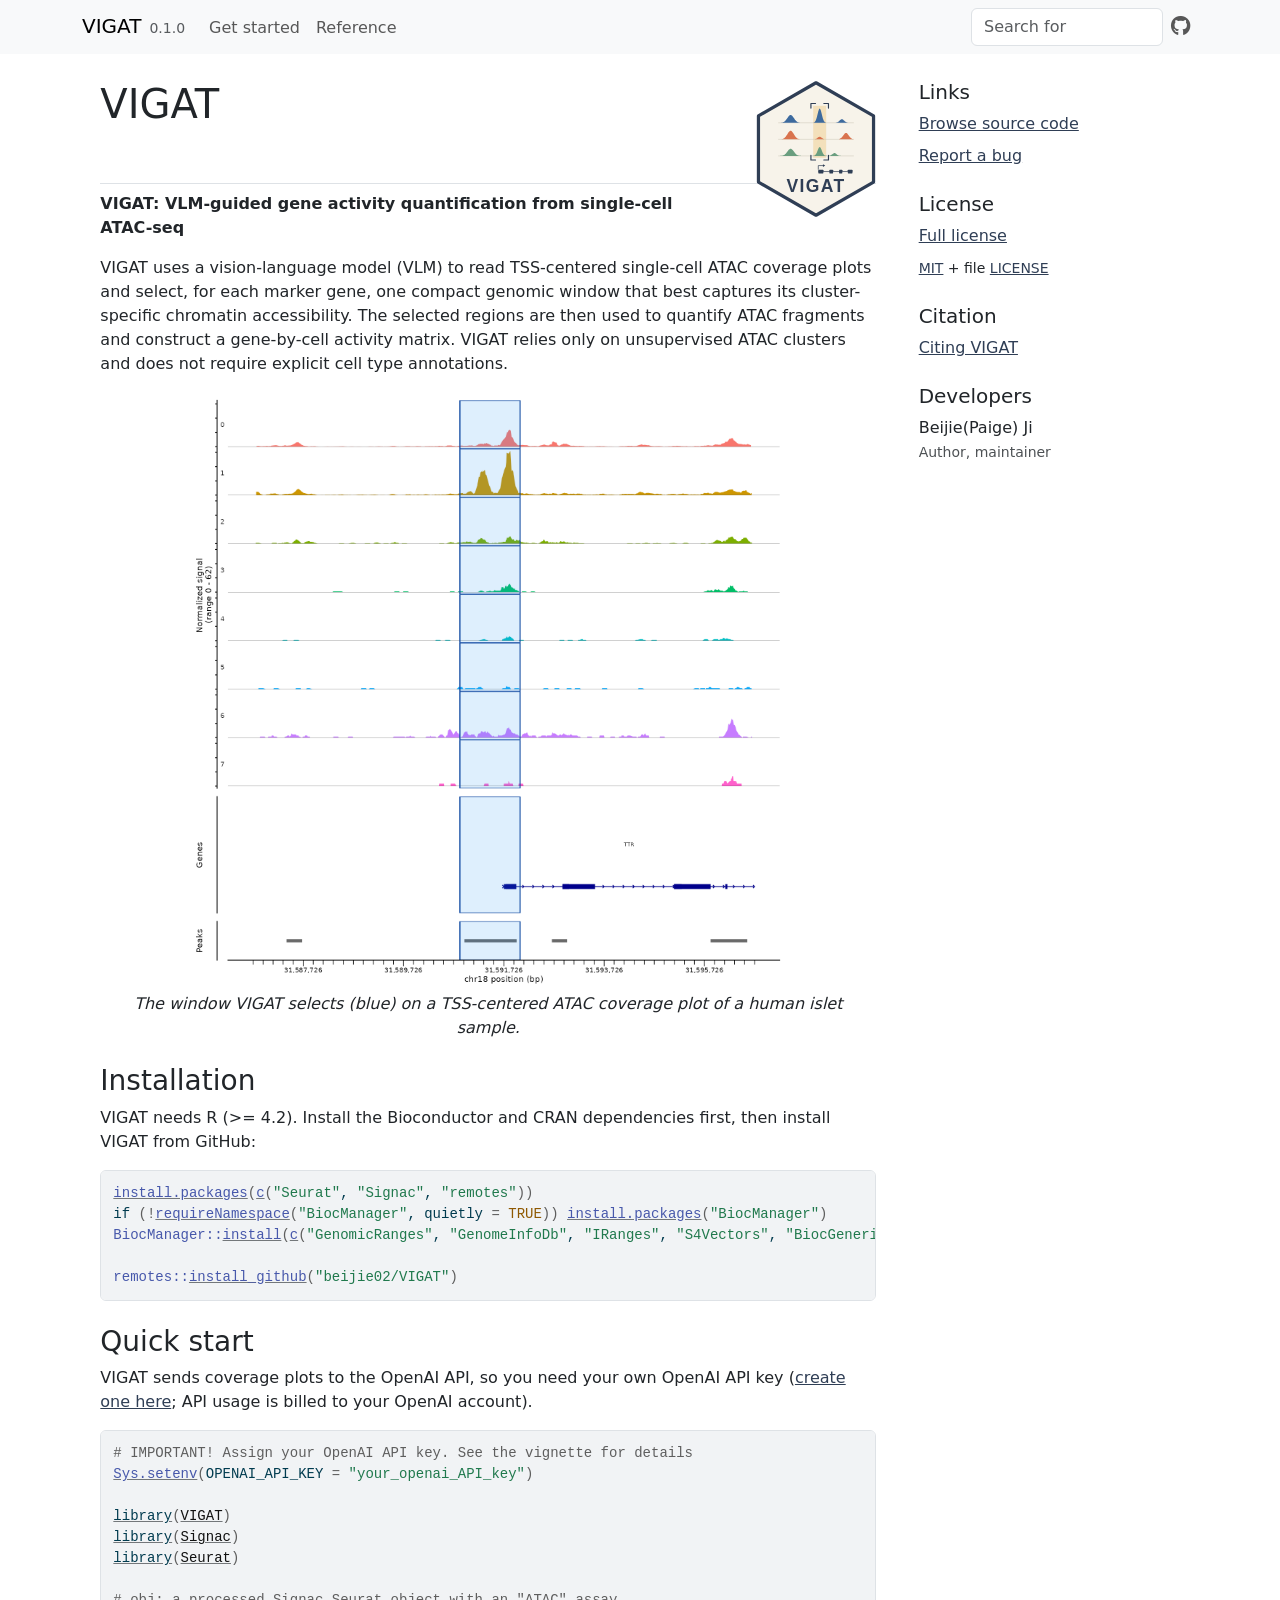
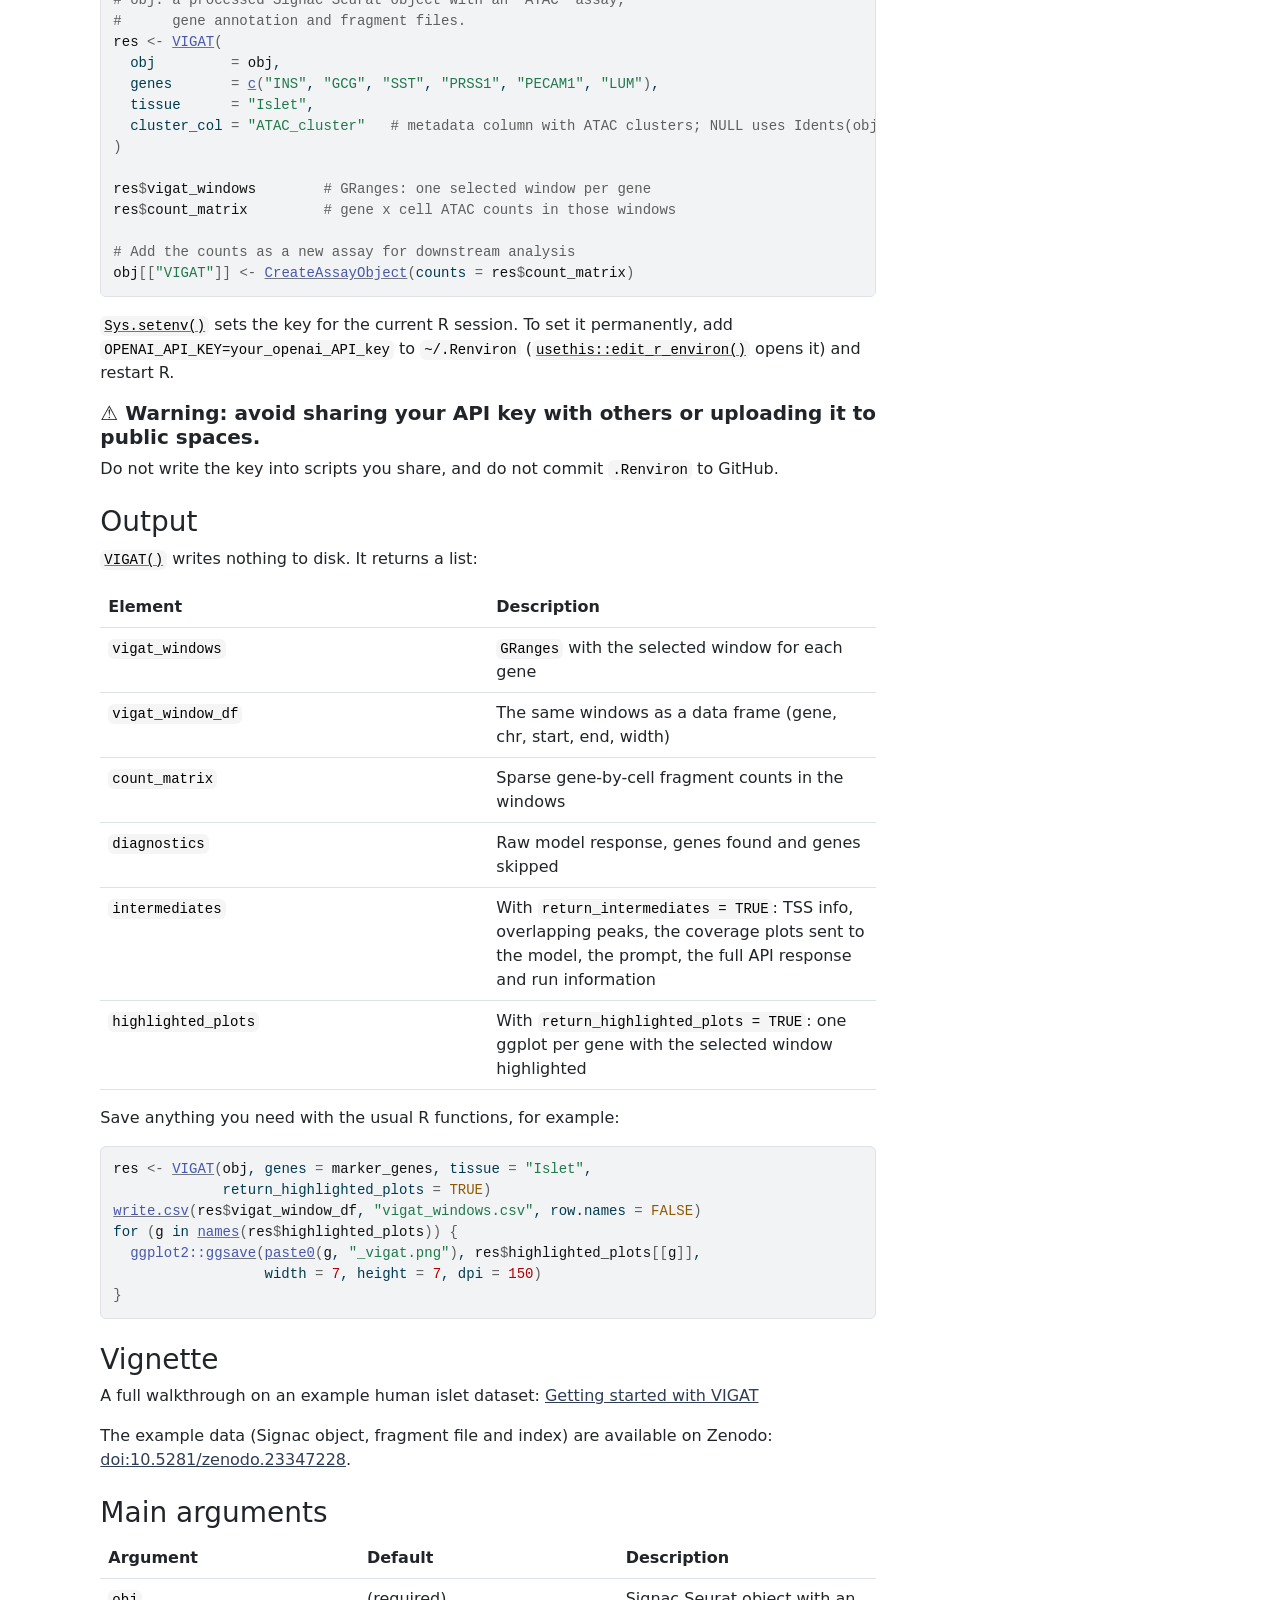
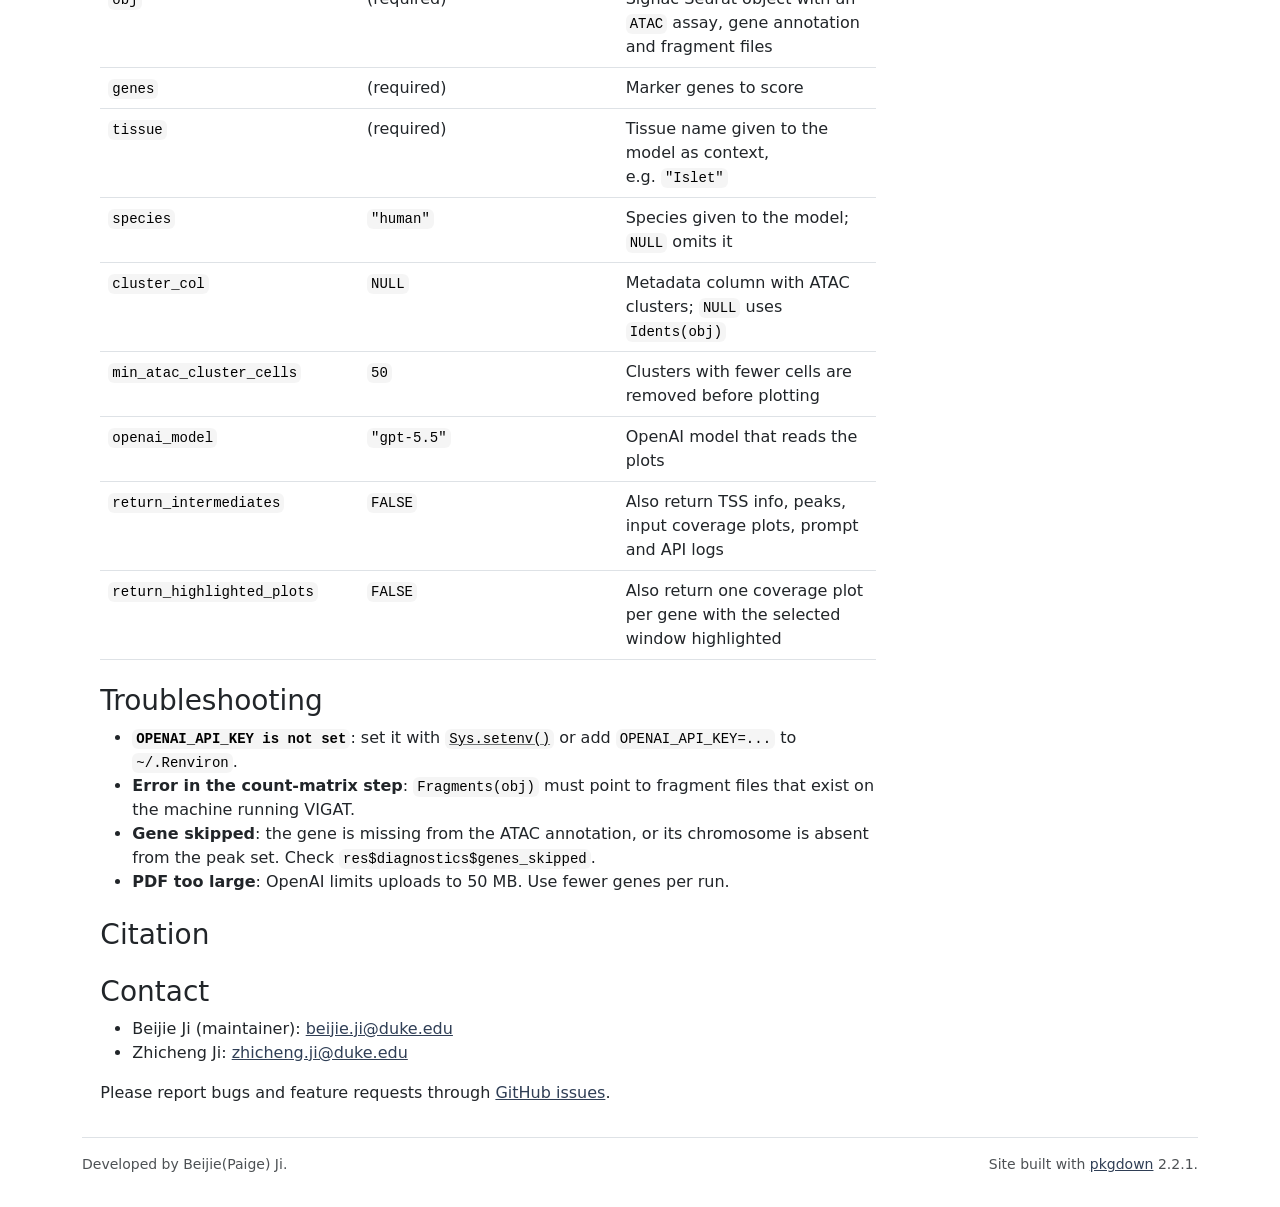
<file: docs/index.html>
<!DOCTYPE html>
<!-- Generated by pkgdown: do not edit by hand --><html lang="en">
<head>
<meta http-equiv="Content-Type" content="text/html; charset=UTF-8">
<meta charset="utf-8">
<meta http-equiv="X-UA-Compatible" content="IE=edge">
<meta name="viewport" content="width=device-width, initial-scale=1, shrink-to-fit=no">
<title>VIGAT: VLM-guided gene activity quantification from single-cell ATAC-seq • VIGAT</title>
<!-- favicons --><link rel="icon" type="image/png" sizes="96x96" href="favicon-96x96.png">
<link rel="icon" type="”image/svg+xml”" href="favicon.svg">
<link rel="apple-touch-icon" sizes="180x180" href="apple-touch-icon.png">
<link rel="icon" sizes="any" href="favicon.ico">
<link rel="manifest" href="site.webmanifest">
<script src="deps/jquery-3.6.0/jquery-3.6.0.min.js"></script><meta name="viewport" content="width=device-width, initial-scale=1, shrink-to-fit=no">
<link href="deps/bootstrap-5.3.1/bootstrap.min.css" rel="stylesheet">
<script src="deps/bootstrap-5.3.1/bootstrap.bundle.min.js"></script><link href="deps/font-awesome-6.5.2/css/all.min.css" rel="stylesheet">
<link href="deps/font-awesome-6.5.2/css/v4-shims.min.css" rel="stylesheet">
<script src="deps/headroom-0.11.0/headroom.min.js"></script><script src="deps/headroom-0.11.0/jQuery.headroom.min.js"></script><script src="deps/bootstrap-toc-1.0.1/bootstrap-toc.min.js"></script><script src="deps/clipboard.js-2.0.11/clipboard.min.js"></script><script src="deps/search-1.0.0/autocomplete.jquery.min.js"></script><script src="deps/search-1.0.0/fuse.min.js"></script><script src="deps/search-1.0.0/mark.min.js"></script><!-- pkgdown --><script src="pkgdown.js"></script><meta property="og:title" content="VIGAT: VLM-guided gene activity quantification from single-cell ATAC-seq">
<meta name="description" content="Quantifies gene activity from single-cell ATAC-seq data. Renders transcription start site centered coverage plots for marker genes, uses a vision-language model to select one compact genomic window per gene, and counts fragments in those windows to build a gene-by-cell ATAC count matrix.">
<meta property="og:description" content="Quantifies gene activity from single-cell ATAC-seq data. Renders transcription start site centered coverage plots for marker genes, uses a vision-language model to select one compact genomic window per gene, and counts fragments in those windows to build a gene-by-cell ATAC count matrix.">
<meta property="og:image" content="https://beijie02.github.io/VIGAT/logo.svg">
</head>
<body>
    <a href="#main" class="visually-hidden-focusable">Skip to contents</a>


    <nav class="navbar navbar-expand-lg fixed-top bg-light" data-bs-theme="light" aria-label="Site navigation"><div class="container">

    <a class="navbar-brand me-2" href="index.html">VIGAT</a>

    <small class="nav-text text-muted me-auto" data-bs-toggle="tooltip" data-bs-placement="bottom" title="">0.1.0</small>


    <button class="navbar-toggler" type="button" data-bs-toggle="collapse" data-bs-target="#navbar" aria-controls="navbar" aria-expanded="false" aria-label="Toggle navigation">
      <span class="navbar-toggler-icon"></span>
    </button>

    <div id="navbar" class="collapse navbar-collapse ms-3">
      <ul class="navbar-nav me-auto">
<li class="nav-item"><a class="nav-link" href="articles/VIGAT.html">Get started</a></li>
<li class="nav-item"><a class="nav-link" href="reference/index.html">Reference</a></li>
      </ul>
<ul class="navbar-nav">
<li class="nav-item"><form class="form-inline" role="search">
 <input class="form-control" type="search" name="search-input" id="search-input" autocomplete="off" aria-label="Search site" placeholder="Search for" data-search-index="search.json">
</form></li>
<li class="nav-item"><a class="external-link nav-link" href="https://github.com/beijie02/VIGAT/" aria-label="GitHub"><span class="fa fab fa-github fa-lg"></span></a></li>
      </ul>
</div>


  </div>
</nav><div class="container template-home">
<div class="row">
  <main id="main" class="col-md-9"><div class="section level1">
<div class="page-header">
<img src="logo.svg" class="logo" alt=""><h1 id="vigat-">VIGAT <a class="anchor" aria-label="anchor" href="#vigat-"></a>
</h1>
</div>
<p><strong>VIGAT: VLM-guided gene activity quantification from single-cell ATAC-seq</strong></p>
<p>VIGAT uses a vision-language model (VLM) to read TSS-centered single-cell ATAC coverage plots and select, for each marker gene, one compact genomic window that best captures its cluster-specific chromatin accessibility. The selected regions are then used to quantify ATAC fragments and construct a gene-by-cell activity matrix. VIGAT relies only on unsupervised ATAC clusters and does not require explicit cell type annotations.</p>
<p align="center">
<img src="reference/figures/vigat_example.png" width="600"><br><em>The window VIGAT selects (blue) on a TSS-centered ATAC coverage plot of a human islet sample.</em>
</p>
<div class="section level2">
<h2 id="installation">Installation<a class="anchor" aria-label="anchor" href="#installation"></a>
</h2>
<p>VIGAT needs R (&gt;= 4.2). Install the Bioconductor and CRAN dependencies first, then install VIGAT from GitHub:</p>
<div class="sourceCode" id="cb1"><pre class="downlit sourceCode r">
<code class="sourceCode R"><span><span class="fu"><a href="https://rdrr.io/r/utils/install.packages.html" class="external-link">install.packages</a></span><span class="op">(</span><span class="fu"><a href="https://rdrr.io/r/base/c.html" class="external-link">c</a></span><span class="op">(</span><span class="st">"Seurat"</span>, <span class="st">"Signac"</span>, <span class="st">"remotes"</span><span class="op">)</span><span class="op">)</span></span>
<span><span class="kw">if</span> <span class="op">(</span><span class="op">!</span><span class="fu"><a href="https://rdrr.io/r/base/ns-load.html" class="external-link">requireNamespace</a></span><span class="op">(</span><span class="st">"BiocManager"</span>, quietly <span class="op">=</span> <span class="cn">TRUE</span><span class="op">)</span><span class="op">)</span> <span class="fu"><a href="https://rdrr.io/r/utils/install.packages.html" class="external-link">install.packages</a></span><span class="op">(</span><span class="st">"BiocManager"</span><span class="op">)</span></span>
<span><span class="fu">BiocManager</span><span class="fu">::</span><span class="fu"><a href="https://bioconductor.github.io/BiocManager/reference/install.html" class="external-link">install</a></span><span class="op">(</span><span class="fu"><a href="https://rdrr.io/r/base/c.html" class="external-link">c</a></span><span class="op">(</span><span class="st">"GenomicRanges"</span>, <span class="st">"GenomeInfoDb"</span>, <span class="st">"IRanges"</span>, <span class="st">"S4Vectors"</span>, <span class="st">"BiocGenerics"</span><span class="op">)</span><span class="op">)</span></span>
<span></span>
<span><span class="fu">remotes</span><span class="fu">::</span><span class="fu"><a href="https://remotes.r-lib.org/reference/install_github.html" class="external-link">install_github</a></span><span class="op">(</span><span class="st">"beijie02/VIGAT"</span><span class="op">)</span></span></code></pre></div>
</div>
<div class="section level2">
<h2 id="quick-start">Quick start<a class="anchor" aria-label="anchor" href="#quick-start"></a>
</h2>
<p>VIGAT sends coverage plots to the OpenAI API, so you need your own OpenAI API key (<a href="https://platform.openai.com/api-keys" class="external-link">create one here</a>; API usage is billed to your OpenAI account).</p>
<div class="sourceCode" id="cb2"><pre class="downlit sourceCode r">
<code class="sourceCode R"><span><span class="co"># IMPORTANT! Assign your OpenAI API key. See the vignette for details</span></span>
<span><span class="fu"><a href="https://rdrr.io/r/base/Sys.setenv.html" class="external-link">Sys.setenv</a></span><span class="op">(</span>OPENAI_API_KEY <span class="op">=</span> <span class="st">"your_openai_API_key"</span><span class="op">)</span></span>
<span></span>
<span><span class="kw"><a href="https://rdrr.io/r/base/library.html" class="external-link">library</a></span><span class="op">(</span><span class="va"><a href="https://github.com/beijie02/VIGAT" class="external-link">VIGAT</a></span><span class="op">)</span></span>
<span><span class="kw"><a href="https://rdrr.io/r/base/library.html" class="external-link">library</a></span><span class="op">(</span><span class="va"><a href="https://github.com/stuart-lab/signac" class="external-link">Signac</a></span><span class="op">)</span></span>
<span><span class="kw"><a href="https://rdrr.io/r/base/library.html" class="external-link">library</a></span><span class="op">(</span><span class="va"><a href="https://satijalab.org/seurat" class="external-link">Seurat</a></span><span class="op">)</span></span>
<span></span>
<span><span class="co"># obj: a processed Signac Seurat object with an "ATAC" assay,</span></span>
<span><span class="co">#      gene annotation and fragment files.</span></span>
<span><span class="va">res</span> <span class="op">&lt;-</span> <span class="fu"><a href="reference/VIGAT.html">VIGAT</a></span><span class="op">(</span></span>
<span>  obj         <span class="op">=</span> <span class="va">obj</span>,</span>
<span>  genes       <span class="op">=</span> <span class="fu"><a href="https://rdrr.io/r/base/c.html" class="external-link">c</a></span><span class="op">(</span><span class="st">"INS"</span>, <span class="st">"GCG"</span>, <span class="st">"SST"</span>, <span class="st">"PRSS1"</span>, <span class="st">"PECAM1"</span>, <span class="st">"LUM"</span><span class="op">)</span>,</span>
<span>  tissue      <span class="op">=</span> <span class="st">"Islet"</span>,</span>
<span>  cluster_col <span class="op">=</span> <span class="st">"ATAC_cluster"</span>   <span class="co"># metadata column with ATAC clusters; NULL uses Idents(obj)</span></span>
<span><span class="op">)</span></span>
<span></span>
<span><span class="va">res</span><span class="op">$</span><span class="va">vigat_windows</span>        <span class="co"># GRanges: one selected window per gene</span></span>
<span><span class="va">res</span><span class="op">$</span><span class="va">count_matrix</span>         <span class="co"># gene x cell ATAC counts in those windows</span></span>
<span></span>
<span><span class="co"># Add the counts as a new assay for downstream analysis</span></span>
<span><span class="va">obj</span><span class="op">[[</span><span class="st">"VIGAT"</span><span class="op">]</span><span class="op">]</span> <span class="op">&lt;-</span> <span class="fu"><a href="https://satijalab.github.io/seurat-object/reference/CreateAssayObject.html" class="external-link">CreateAssayObject</a></span><span class="op">(</span>counts <span class="op">=</span> <span class="va">res</span><span class="op">$</span><span class="va">count_matrix</span><span class="op">)</span></span></code></pre></div>
<p><code><a href="https://rdrr.io/r/base/Sys.setenv.html" class="external-link">Sys.setenv()</a></code> sets the key for the current R session. To set it permanently, add <code>OPENAI_API_KEY=your_openai_API_key</code> to <code>~/.Renviron</code> (<code><a href="https://usethis.r-lib.org/reference/edit.html" class="external-link">usethis::edit_r_environ()</a></code> opens it) and restart R.</p>
<div class="section level3">
<h3 id="warning-warning-avoid-sharing-your-api-key-with-others-or-uploading-it-to-public-spaces">⚠️ Warning: avoid sharing your API key with others or uploading it to public spaces.<a class="anchor" aria-label="anchor" href="#warning-warning-avoid-sharing-your-api-key-with-others-or-uploading-it-to-public-spaces"></a>
</h3>
<p>Do not write the key into scripts you share, and do not commit <code>.Renviron</code> to GitHub.</p>
</div>
</div>
<div class="section level2">
<h2 id="output">Output<a class="anchor" aria-label="anchor" href="#output"></a>
</h2>
<p><code><a href="reference/VIGAT.html">VIGAT()</a></code> writes nothing to disk. It returns a list:</p>
<table class="table">
<colgroup>
<col width="50%">
<col width="50%">
</colgroup>
<thead><tr>
<th>Element</th>
<th>Description</th>
</tr></thead>
<tbody>
<tr>
<td><code>vigat_windows</code></td>
<td>
<code>GRanges</code> with the selected window for each gene</td>
</tr>
<tr>
<td><code>vigat_window_df</code></td>
<td>The same windows as a data frame (gene, chr, start, end, width)</td>
</tr>
<tr>
<td><code>count_matrix</code></td>
<td>Sparse gene-by-cell fragment counts in the windows</td>
</tr>
<tr>
<td><code>diagnostics</code></td>
<td>Raw model response, genes found and genes skipped</td>
</tr>
<tr>
<td><code>intermediates</code></td>
<td>With <code>return_intermediates = TRUE</code>: TSS info, overlapping peaks, the coverage plots sent to the model, the prompt, the full API response and run information</td>
</tr>
<tr>
<td><code>highlighted_plots</code></td>
<td>With <code>return_highlighted_plots = TRUE</code>: one ggplot per gene with the selected window highlighted</td>
</tr>
</tbody>
</table>
<p>Save anything you need with the usual R functions, for example:</p>
<div class="sourceCode" id="cb3"><pre class="downlit sourceCode r">
<code class="sourceCode R"><span><span class="va">res</span> <span class="op">&lt;-</span> <span class="fu"><a href="reference/VIGAT.html">VIGAT</a></span><span class="op">(</span><span class="va">obj</span>, genes <span class="op">=</span> <span class="va">marker_genes</span>, tissue <span class="op">=</span> <span class="st">"Islet"</span>,</span>
<span>             return_highlighted_plots <span class="op">=</span> <span class="cn">TRUE</span><span class="op">)</span></span>
<span><span class="fu"><a href="https://rdrr.io/r/utils/write.table.html" class="external-link">write.csv</a></span><span class="op">(</span><span class="va">res</span><span class="op">$</span><span class="va">vigat_window_df</span>, <span class="st">"vigat_windows.csv"</span>, row.names <span class="op">=</span> <span class="cn">FALSE</span><span class="op">)</span></span>
<span><span class="kw">for</span> <span class="op">(</span><span class="va">g</span> <span class="kw">in</span> <span class="fu"><a href="https://rdrr.io/r/base/names.html" class="external-link">names</a></span><span class="op">(</span><span class="va">res</span><span class="op">$</span><span class="va">highlighted_plots</span><span class="op">)</span><span class="op">)</span> <span class="op">{</span></span>
<span>  <span class="fu">ggplot2</span><span class="fu">::</span><span class="fu"><a href="https://ggplot2.tidyverse.org/reference/ggsave.html" class="external-link">ggsave</a></span><span class="op">(</span><span class="fu"><a href="https://rdrr.io/r/base/paste.html" class="external-link">paste0</a></span><span class="op">(</span><span class="va">g</span>, <span class="st">"_vigat.png"</span><span class="op">)</span>, <span class="va">res</span><span class="op">$</span><span class="va">highlighted_plots</span><span class="op">[[</span><span class="va">g</span><span class="op">]</span><span class="op">]</span>,</span>
<span>                  width <span class="op">=</span> <span class="fl">7</span>, height <span class="op">=</span> <span class="fl">7</span>, dpi <span class="op">=</span> <span class="fl">150</span><span class="op">)</span></span>
<span><span class="op">}</span></span></code></pre></div>
</div>
<div class="section level2">
<h2 id="vignette">Vignette<a class="anchor" aria-label="anchor" href="#vignette"></a>
</h2>
<p>A full walkthrough on an example human islet dataset: <a href="https://beijie02.github.io/VIGAT/articles/VIGAT.html">Getting started with VIGAT</a></p>
<p>The example data (Signac object, fragment file and index) are available on Zenodo: <a href="https://doi.org/10.5281/zenodo.23347228" class="external-link">doi:10.5281/zenodo.23347228</a>.</p>
</div>
<div class="section level2">
<h2 id="main-arguments">Main arguments<a class="anchor" aria-label="anchor" href="#main-arguments"></a>
</h2>
<table class="table">
<colgroup>
<col width="33%">
<col width="33%">
<col width="33%">
</colgroup>
<thead><tr>
<th>Argument</th>
<th>Default</th>
<th>Description</th>
</tr></thead>
<tbody>
<tr>
<td><code>obj</code></td>
<td>(required)</td>
<td>Signac Seurat object with an <code>ATAC</code> assay, gene annotation and fragment files</td>
</tr>
<tr>
<td><code>genes</code></td>
<td>(required)</td>
<td>Marker genes to score</td>
</tr>
<tr>
<td><code>tissue</code></td>
<td>(required)</td>
<td>Tissue name given to the model as context, e.g. <code>"Islet"</code>
</td>
</tr>
<tr>
<td><code>species</code></td>
<td><code>"human"</code></td>
<td>Species given to the model; <code>NULL</code> omits it</td>
</tr>
<tr>
<td><code>cluster_col</code></td>
<td><code>NULL</code></td>
<td>Metadata column with ATAC clusters; <code>NULL</code> uses <code>Idents(obj)</code>
</td>
</tr>
<tr>
<td><code>min_atac_cluster_cells</code></td>
<td><code>50</code></td>
<td>Clusters with fewer cells are removed before plotting</td>
</tr>
<tr>
<td><code>openai_model</code></td>
<td><code>"gpt-5.5"</code></td>
<td>OpenAI model that reads the plots</td>
</tr>
<tr>
<td><code>return_intermediates</code></td>
<td><code>FALSE</code></td>
<td>Also return TSS info, peaks, input coverage plots, prompt and API logs</td>
</tr>
<tr>
<td><code>return_highlighted_plots</code></td>
<td><code>FALSE</code></td>
<td>Also return one coverage plot per gene with the selected window highlighted</td>
</tr>
</tbody>
</table>
</div>
<div class="section level2">
<h2 id="troubleshooting">Troubleshooting<a class="anchor" aria-label="anchor" href="#troubleshooting"></a>
</h2>
<ul>
<li>
<strong><code>OPENAI_API_KEY is not set</code></strong>: set it with <code><a href="https://rdrr.io/r/base/Sys.setenv.html" class="external-link">Sys.setenv()</a></code> or add <code>OPENAI_API_KEY=...</code> to <code>~/.Renviron</code>.</li>
<li>
<strong>Error in the count-matrix step</strong>: <code>Fragments(obj)</code> must point to fragment files that exist on the machine running VIGAT.</li>
<li>
<strong>Gene skipped</strong>: the gene is missing from the ATAC annotation, or its chromosome is absent from the peak set. Check <code>res$diagnostics$genes_skipped</code>.</li>
<li>
<strong>PDF too large</strong>: OpenAI limits uploads to 50 MB. Use fewer genes per run.</li>
</ul>
</div>
<div class="section level2">
<h2 id="citation">Citation<a class="anchor" aria-label="anchor" href="#citation"></a>
</h2>
<!-- TODO -->
</div>
<div class="section level2">
<h2 id="contact">Contact<a class="anchor" aria-label="anchor" href="#contact"></a>
</h2>
<ul>
<li>Beijie Ji (maintainer): <a href="mailto:beijie.ji@duke.edu" class="email">beijie.ji@duke.edu</a>
</li>
<li>Zhicheng Ji: <a href="mailto:zhicheng.ji@duke.edu" class="email">zhicheng.ji@duke.edu</a>
</li>
</ul>
<p>Please report bugs and feature requests through <a href="https://github.com/beijie02/VIGAT/issues" class="external-link">GitHub issues</a>.</p>
</div>
</div>
  </main><aside class="col-md-3"><div class="links">
<h2 data-toc-skip>Links</h2>
<ul class="list-unstyled">
<li><a href="https://github.com/beijie02/VIGAT/" class="external-link">Browse source code</a></li>
<li><a href="https://github.com/beijie02/VIGAT/issues" class="external-link">Report a bug</a></li>
</ul>
</div>

<div class="license">
<h2 data-toc-skip>License</h2>
<ul class="list-unstyled">
<li><a href="LICENSE.html">Full license</a></li>
<li><small><a href="https://opensource.org/licenses/mit-license.php" class="external-link">MIT</a> + file <a href="LICENSE-text.html">LICENSE</a></small></li>
</ul>
</div>


<div class="citation">
<h2 data-toc-skip>Citation</h2>
<ul class="list-unstyled">
<li><a href="authors.html#citation">Citing VIGAT</a></li>
</ul>
</div>

<div class="developers">
<h2 data-toc-skip>Developers</h2>
<ul class="list-unstyled">
<li>Beijie(Paige) Ji <br><small class="roles"> Author, maintainer </small>   </li>
</ul>
</div>



  </aside>
</div>


    <footer><div class="pkgdown-footer-left">
  <p>Developed by Beijie(Paige) Ji.</p>
</div>

<div class="pkgdown-footer-right">
  <p>Site built with <a href="https://pkgdown.r-lib.org/" class="external-link">pkgdown</a> 2.2.1.</p>
</div>

    </footer>
</div>





  </body>
</html>
</file>
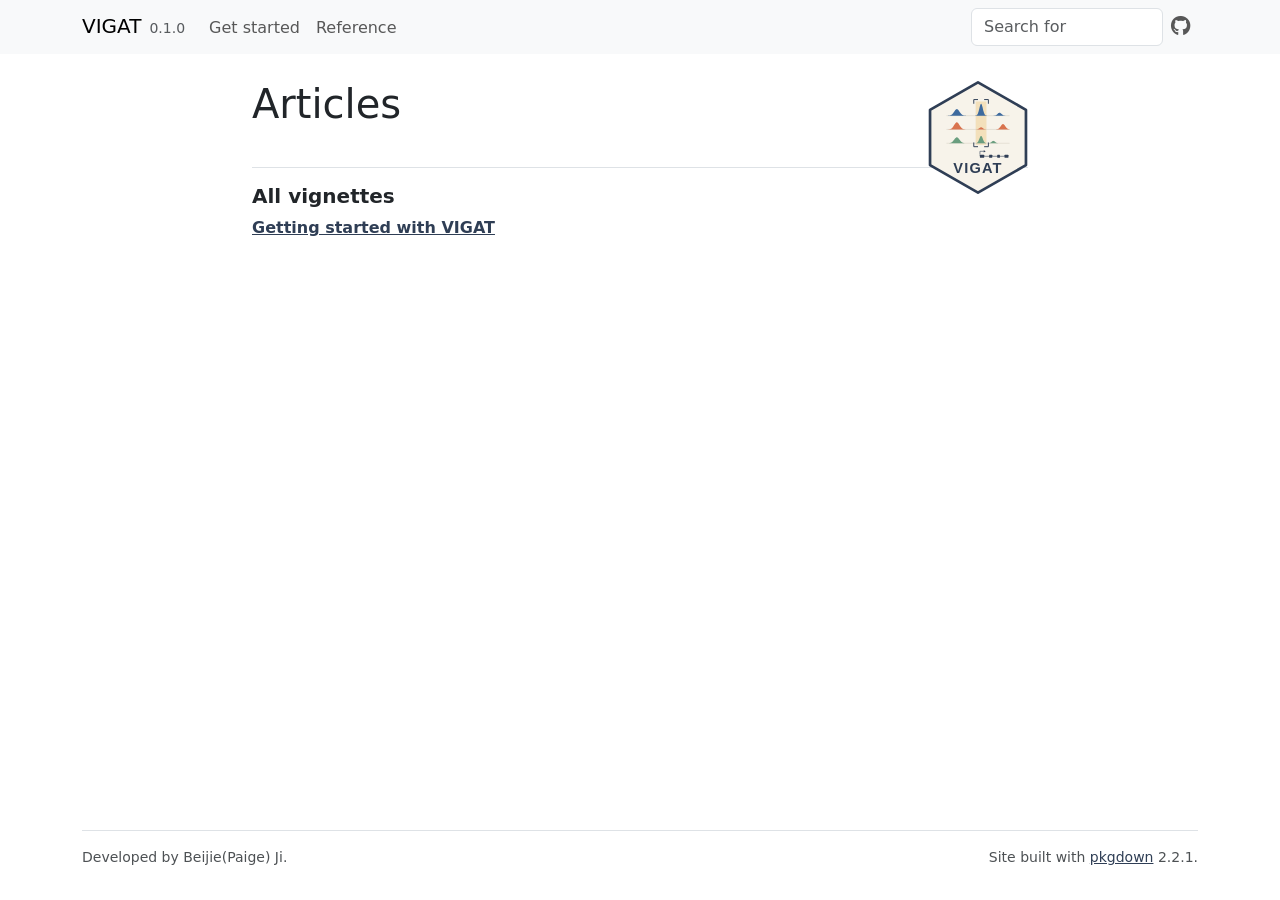
<file: docs/articles/index.html>
<!DOCTYPE html>
<!-- Generated by pkgdown: do not edit by hand --><html lang="en"><head><meta http-equiv="Content-Type" content="text/html; charset=UTF-8"><meta charset="utf-8"><meta http-equiv="X-UA-Compatible" content="IE=edge"><meta name="viewport" content="width=device-width, initial-scale=1, shrink-to-fit=no"><title>Articles • VIGAT</title><!-- favicons --><link rel="icon" type="image/png" sizes="96x96" href="../favicon-96x96.png"><link rel="icon" type="”image/svg+xml”" href="../favicon.svg"><link rel="apple-touch-icon" sizes="180x180" href="../apple-touch-icon.png"><link rel="icon" sizes="any" href="../favicon.ico"><link rel="manifest" href="../site.webmanifest"><script src="../deps/jquery-3.6.0/jquery-3.6.0.min.js"></script><meta name="viewport" content="width=device-width, initial-scale=1, shrink-to-fit=no"><link href="../deps/bootstrap-5.3.1/bootstrap.min.css" rel="stylesheet"><script src="../deps/bootstrap-5.3.1/bootstrap.bundle.min.js"></script><link href="../deps/font-awesome-6.5.2/css/all.min.css" rel="stylesheet"><link href="../deps/font-awesome-6.5.2/css/v4-shims.min.css" rel="stylesheet"><script src="../deps/headroom-0.11.0/headroom.min.js"></script><script src="../deps/headroom-0.11.0/jQuery.headroom.min.js"></script><script src="../deps/bootstrap-toc-1.0.1/bootstrap-toc.min.js"></script><script src="../deps/clipboard.js-2.0.11/clipboard.min.js"></script><script src="../deps/search-1.0.0/autocomplete.jquery.min.js"></script><script src="../deps/search-1.0.0/fuse.min.js"></script><script src="../deps/search-1.0.0/mark.min.js"></script><!-- pkgdown --><script src="../pkgdown.js"></script><meta property="og:title" content="Articles"><meta property="og:image" content="https://beijie02.github.io/VIGAT/logo.svg"></head><body>
    <a href="#main" class="visually-hidden-focusable">Skip to contents</a>


    <nav class="navbar navbar-expand-lg fixed-top bg-light" data-bs-theme="light" aria-label="Site navigation"><div class="container">

    <a class="navbar-brand me-2" href="../index.html">VIGAT</a>

    <small class="nav-text text-muted me-auto" data-bs-toggle="tooltip" data-bs-placement="bottom" title="">0.1.0</small>


    <button class="navbar-toggler" type="button" data-bs-toggle="collapse" data-bs-target="#navbar" aria-controls="navbar" aria-expanded="false" aria-label="Toggle navigation">
      <span class="navbar-toggler-icon"></span>
    </button>

    <div id="navbar" class="collapse navbar-collapse ms-3">
      <ul class="navbar-nav me-auto"><li class="nav-item"><a class="nav-link" href="../articles/VIGAT.html">Get started</a></li>
<li class="nav-item"><a class="nav-link" href="../reference/index.html">Reference</a></li>
      </ul><ul class="navbar-nav"><li class="nav-item"><form class="form-inline" role="search">
 <input class="form-control" type="search" name="search-input" id="search-input" autocomplete="off" aria-label="Search site" placeholder="Search for" data-search-index="../search.json"></form></li>
<li class="nav-item"><a class="external-link nav-link" href="https://github.com/beijie02/VIGAT/" aria-label="GitHub"><span class="fa fab fa-github fa-lg"></span></a></li>
      </ul></div>


  </div>
</nav><div class="container template-article-index">
<div class="row">
  <main id="main" class="col-md-9"><div class="page-header">
      <img src="../logo.svg" class="logo" alt=""><h1>Articles</h1>
    </div>

    <div class="section ">
      <h3>All vignettes</h3>
      <div class="section-desc"></div>

      <dl><dt><a href="VIGAT.html">Getting started with VIGAT</a></dt>
        <dd>
      </dd></dl></div>
  </main></div>


    <footer><div class="pkgdown-footer-left">
  <p>Developed by Beijie(Paige) Ji.</p>
</div>

<div class="pkgdown-footer-right">
  <p>Site built with <a href="https://pkgdown.r-lib.org/" class="external-link">pkgdown</a> 2.2.1.</p>
</div>

    </footer></div>





  </body></html>
</file>
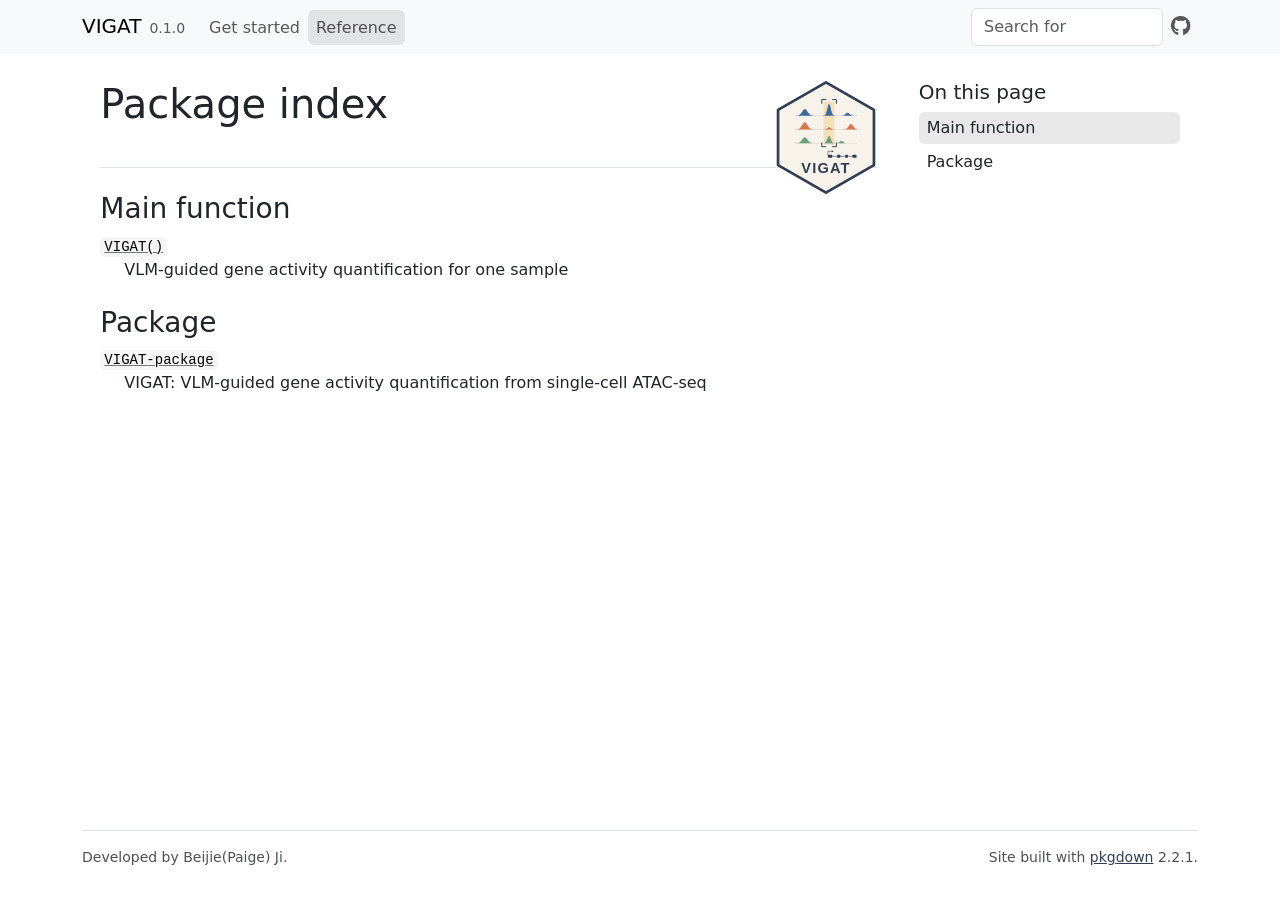
<file: docs/reference/index.html>
<!DOCTYPE html>
<!-- Generated by pkgdown: do not edit by hand --><html lang="en"><head><meta http-equiv="Content-Type" content="text/html; charset=UTF-8"><meta charset="utf-8"><meta http-equiv="X-UA-Compatible" content="IE=edge"><meta name="viewport" content="width=device-width, initial-scale=1, shrink-to-fit=no"><title>Package index • VIGAT</title><!-- favicons --><link rel="icon" type="image/png" sizes="96x96" href="../favicon-96x96.png"><link rel="icon" type="”image/svg+xml”" href="../favicon.svg"><link rel="apple-touch-icon" sizes="180x180" href="../apple-touch-icon.png"><link rel="icon" sizes="any" href="../favicon.ico"><link rel="manifest" href="../site.webmanifest"><script src="../deps/jquery-3.6.0/jquery-3.6.0.min.js"></script><meta name="viewport" content="width=device-width, initial-scale=1, shrink-to-fit=no"><link href="../deps/bootstrap-5.3.1/bootstrap.min.css" rel="stylesheet"><script src="../deps/bootstrap-5.3.1/bootstrap.bundle.min.js"></script><link href="../deps/font-awesome-6.5.2/css/all.min.css" rel="stylesheet"><link href="../deps/font-awesome-6.5.2/css/v4-shims.min.css" rel="stylesheet"><script src="../deps/headroom-0.11.0/headroom.min.js"></script><script src="../deps/headroom-0.11.0/jQuery.headroom.min.js"></script><script src="../deps/bootstrap-toc-1.0.1/bootstrap-toc.min.js"></script><script src="../deps/clipboard.js-2.0.11/clipboard.min.js"></script><script src="../deps/search-1.0.0/autocomplete.jquery.min.js"></script><script src="../deps/search-1.0.0/fuse.min.js"></script><script src="../deps/search-1.0.0/mark.min.js"></script><!-- pkgdown --><script src="../pkgdown.js"></script><meta property="og:title" content="Package index"><meta property="og:image" content="https://beijie02.github.io/VIGAT/logo.svg"></head><body>
    <a href="#main" class="visually-hidden-focusable">Skip to contents</a>


    <nav class="navbar navbar-expand-lg fixed-top bg-light" data-bs-theme="light" aria-label="Site navigation"><div class="container">

    <a class="navbar-brand me-2" href="../index.html">VIGAT</a>

    <small class="nav-text text-muted me-auto" data-bs-toggle="tooltip" data-bs-placement="bottom" title="">0.1.0</small>


    <button class="navbar-toggler" type="button" data-bs-toggle="collapse" data-bs-target="#navbar" aria-controls="navbar" aria-expanded="false" aria-label="Toggle navigation">
      <span class="navbar-toggler-icon"></span>
    </button>

    <div id="navbar" class="collapse navbar-collapse ms-3">
      <ul class="navbar-nav me-auto"><li class="nav-item"><a class="nav-link" href="../articles/VIGAT.html">Get started</a></li>
<li class="active nav-item"><a class="nav-link" href="../reference/index.html">Reference</a></li>
      </ul><ul class="navbar-nav"><li class="nav-item"><form class="form-inline" role="search">
 <input class="form-control" type="search" name="search-input" id="search-input" autocomplete="off" aria-label="Search site" placeholder="Search for" data-search-index="../search.json"></form></li>
<li class="nav-item"><a class="external-link nav-link" href="https://github.com/beijie02/VIGAT/" aria-label="GitHub"><span class="fa fab fa-github fa-lg"></span></a></li>
      </ul></div>


  </div>
</nav><div class="container template-reference-index">
<div class="row">
  <main id="main" class="col-md-9"><div class="page-header">
      <img src="../logo.svg" class="logo" alt=""><h1>Package index</h1>
    </div>

    <div class="section level2">
      <h2 id="main-function">Main function<a class="anchor" aria-label="anchor" href="#main-function"></a></h2>



      <dl></dl></div><div class="section level2">




      <dl><dt>

          <code><a href="VIGAT.html">VIGAT()</a></code>

        </dt>
        <dd>VLM-guided gene activity quantification for one sample</dd>
      </dl></div><div class="section level2">
      <h2 id="package">Package<a class="anchor" aria-label="anchor" href="#package"></a></h2>



      <dl></dl></div><div class="section level2">




      <dl><dt>

          <code><a href="VIGAT-package.html">VIGAT-package</a></code>

        </dt>
        <dd>VIGAT: VLM-guided gene activity quantification from single-cell ATAC-seq</dd>
      </dl></div>
  </main><aside class="col-md-3"><nav id="toc" aria-label="Table of contents"><h2>On this page</h2>
    </nav></aside></div>


    <footer><div class="pkgdown-footer-left">
  <p>Developed by Beijie(Paige) Ji.</p>
</div>

<div class="pkgdown-footer-right">
  <p>Site built with <a href="https://pkgdown.r-lib.org/" class="external-link">pkgdown</a> 2.2.1.</p>
</div>

    </footer></div>





  </body></html>
</file>
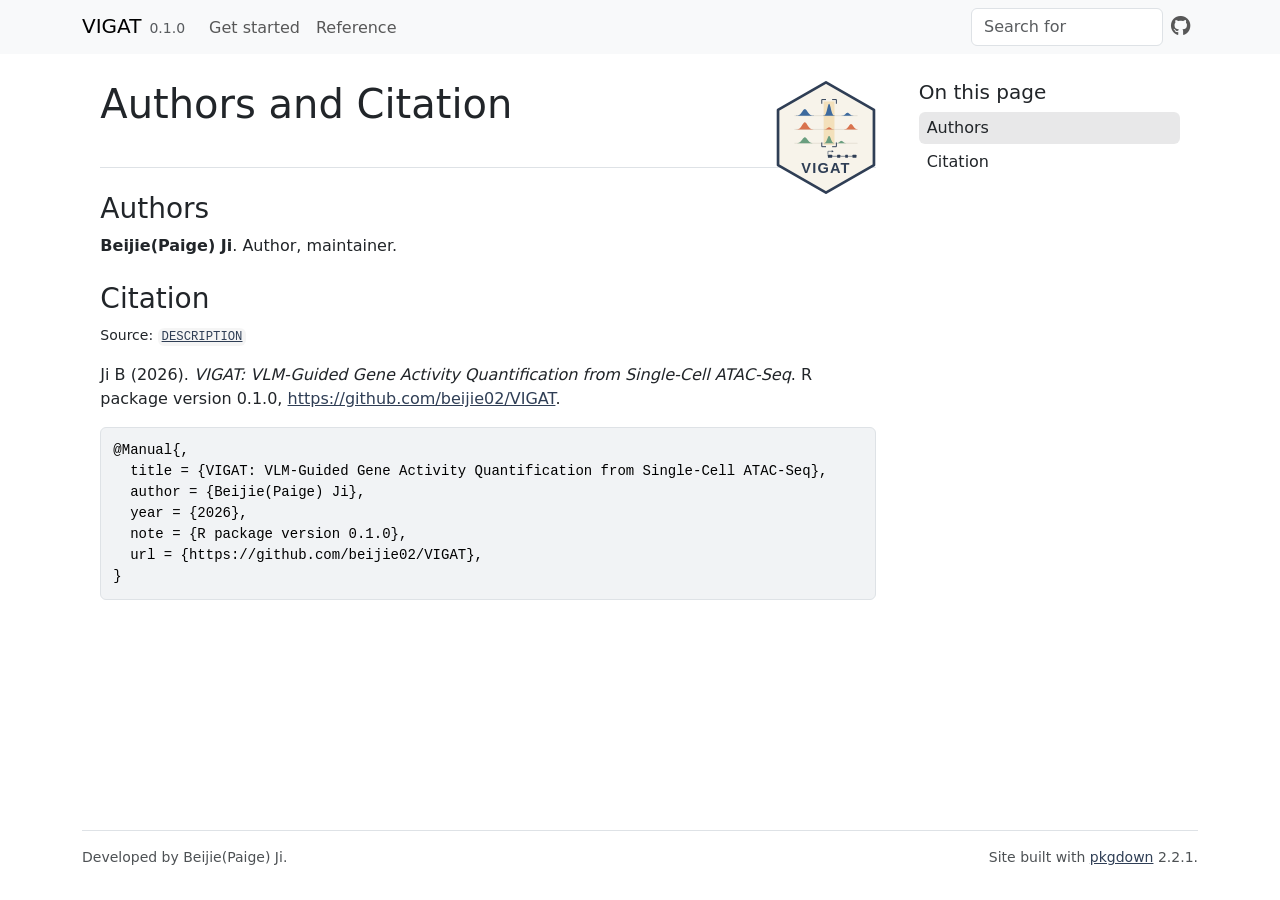
<file: docs/authors.html>
<!DOCTYPE html>
<!-- Generated by pkgdown: do not edit by hand --><html lang="en"><head><meta http-equiv="Content-Type" content="text/html; charset=UTF-8"><meta charset="utf-8"><meta http-equiv="X-UA-Compatible" content="IE=edge"><meta name="viewport" content="width=device-width, initial-scale=1, shrink-to-fit=no"><title>Authors and Citation • VIGAT</title><!-- favicons --><link rel="icon" type="image/png" sizes="96x96" href="favicon-96x96.png"><link rel="icon" type="”image/svg+xml”" href="favicon.svg"><link rel="apple-touch-icon" sizes="180x180" href="apple-touch-icon.png"><link rel="icon" sizes="any" href="favicon.ico"><link rel="manifest" href="site.webmanifest"><script src="deps/jquery-3.6.0/jquery-3.6.0.min.js"></script><meta name="viewport" content="width=device-width, initial-scale=1, shrink-to-fit=no"><link href="deps/bootstrap-5.3.1/bootstrap.min.css" rel="stylesheet"><script src="deps/bootstrap-5.3.1/bootstrap.bundle.min.js"></script><link href="deps/font-awesome-6.5.2/css/all.min.css" rel="stylesheet"><link href="deps/font-awesome-6.5.2/css/v4-shims.min.css" rel="stylesheet"><script src="deps/headroom-0.11.0/headroom.min.js"></script><script src="deps/headroom-0.11.0/jQuery.headroom.min.js"></script><script src="deps/bootstrap-toc-1.0.1/bootstrap-toc.min.js"></script><script src="deps/clipboard.js-2.0.11/clipboard.min.js"></script><script src="deps/search-1.0.0/autocomplete.jquery.min.js"></script><script src="deps/search-1.0.0/fuse.min.js"></script><script src="deps/search-1.0.0/mark.min.js"></script><!-- pkgdown --><script src="pkgdown.js"></script><meta property="og:title" content="Authors and Citation"><meta property="og:image" content="https://beijie02.github.io/VIGAT/logo.svg"></head><body>
    <a href="#main" class="visually-hidden-focusable">Skip to contents</a>


    <nav class="navbar navbar-expand-lg fixed-top bg-light" data-bs-theme="light" aria-label="Site navigation"><div class="container">

    <a class="navbar-brand me-2" href="index.html">VIGAT</a>

    <small class="nav-text text-muted me-auto" data-bs-toggle="tooltip" data-bs-placement="bottom" title="">0.1.0</small>


    <button class="navbar-toggler" type="button" data-bs-toggle="collapse" data-bs-target="#navbar" aria-controls="navbar" aria-expanded="false" aria-label="Toggle navigation">
      <span class="navbar-toggler-icon"></span>
    </button>

    <div id="navbar" class="collapse navbar-collapse ms-3">
      <ul class="navbar-nav me-auto"><li class="nav-item"><a class="nav-link" href="articles/VIGAT.html">Get started</a></li>
<li class="nav-item"><a class="nav-link" href="reference/index.html">Reference</a></li>
      </ul><ul class="navbar-nav"><li class="nav-item"><form class="form-inline" role="search">
 <input class="form-control" type="search" name="search-input" id="search-input" autocomplete="off" aria-label="Search site" placeholder="Search for" data-search-index="search.json"></form></li>
<li class="nav-item"><a class="external-link nav-link" href="https://github.com/beijie02/VIGAT/" aria-label="GitHub"><span class="fa fab fa-github fa-lg"></span></a></li>
      </ul></div>


  </div>
</nav><div class="container template-citation-authors">
<div class="row">
  <main id="main" class="col-md-9"><div class="page-header">
      <img src="logo.svg" class="logo" alt=""><h1>Authors and Citation</h1>
    </div>

    <div class="section level2">
      <h2>Authors</h2>

      <ul class="list-unstyled"><li>
          <p><strong>Beijie(Paige) Ji</strong>. Author, maintainer.
          </p>
        </li>
      </ul></div>

    <div class="section level2">
      <h2 id="citation">Citation</h2>
      <p><small class="dont-index">Source: <a href="https://github.com/beijie02/VIGAT/blob/HEAD/DESCRIPTION" class="external-link"><code>DESCRIPTION</code></a></small></p>

      <p>Ji B (2026).
<em>VIGAT: VLM-Guided Gene Activity Quantification from Single-Cell ATAC-Seq</em>.
R package version 0.1.0, <a href="https://github.com/beijie02/VIGAT" class="external-link">https://github.com/beijie02/VIGAT</a>.
</p>
      <pre>@Manual{,
  title = {VIGAT: VLM-Guided Gene Activity Quantification from Single-Cell ATAC-Seq},
  author = {Beijie(Paige) Ji},
  year = {2026},
  note = {R package version 0.1.0},
  url = {https://github.com/beijie02/VIGAT},
}</pre>
    </div>

  </main><aside class="col-md-3"><nav id="toc" aria-label="Table of contents"><h2>On this page</h2>
    </nav></aside></div>


    <footer><div class="pkgdown-footer-left">
  <p>Developed by Beijie(Paige) Ji.</p>
</div>

<div class="pkgdown-footer-right">
  <p>Site built with <a href="https://pkgdown.r-lib.org/" class="external-link">pkgdown</a> 2.2.1.</p>
</div>

    </footer></div>





  </body></html>
</file>
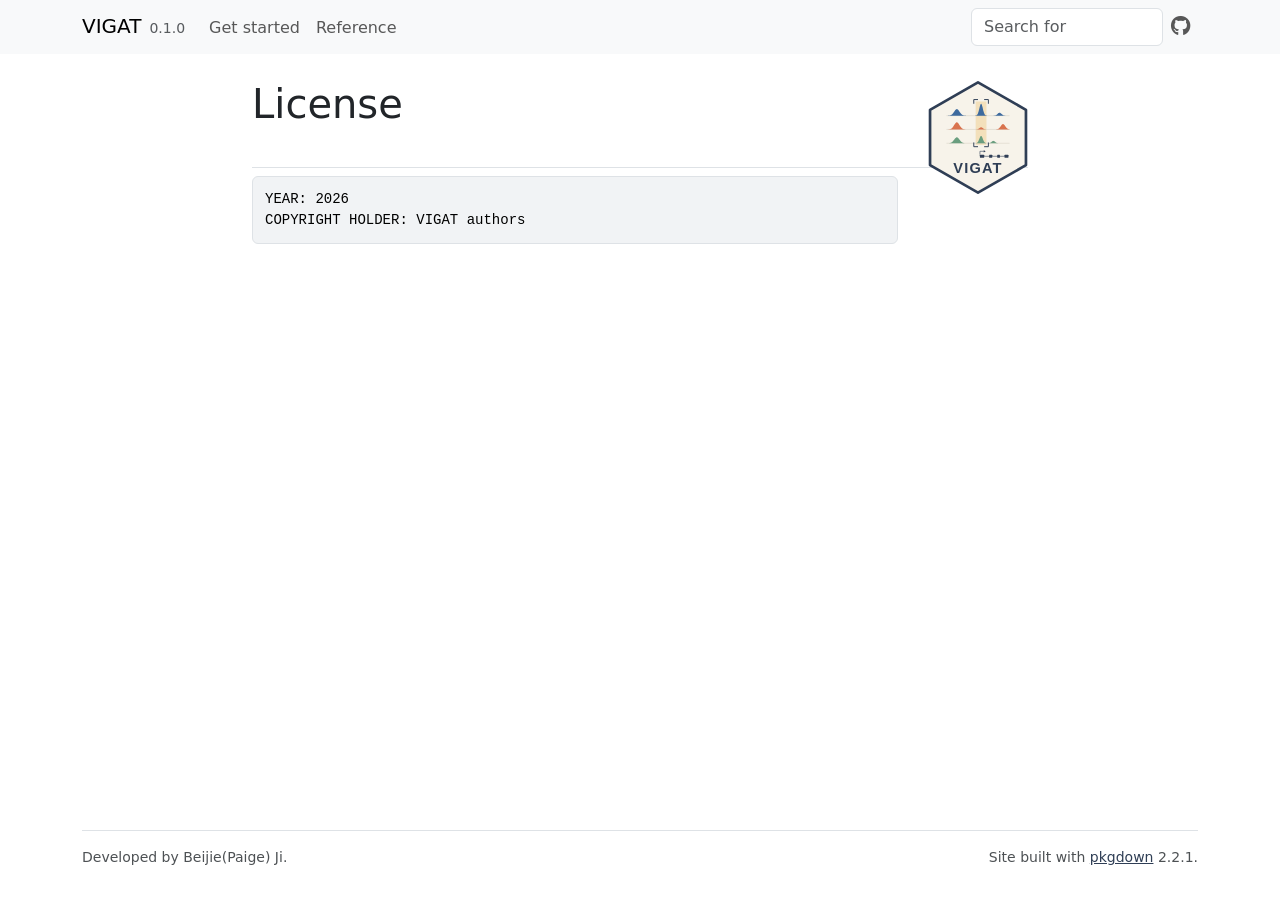
<file: docs/LICENSE-text.html>
<!DOCTYPE html>
<!-- Generated by pkgdown: do not edit by hand --><html lang="en"><head><meta http-equiv="Content-Type" content="text/html; charset=UTF-8"><meta charset="utf-8"><meta http-equiv="X-UA-Compatible" content="IE=edge"><meta name="viewport" content="width=device-width, initial-scale=1, shrink-to-fit=no"><title>License • VIGAT</title><!-- favicons --><link rel="icon" type="image/png" sizes="96x96" href="favicon-96x96.png"><link rel="icon" type="”image/svg+xml”" href="favicon.svg"><link rel="apple-touch-icon" sizes="180x180" href="apple-touch-icon.png"><link rel="icon" sizes="any" href="favicon.ico"><link rel="manifest" href="site.webmanifest"><script src="deps/jquery-3.6.0/jquery-3.6.0.min.js"></script><meta name="viewport" content="width=device-width, initial-scale=1, shrink-to-fit=no"><link href="deps/bootstrap-5.3.1/bootstrap.min.css" rel="stylesheet"><script src="deps/bootstrap-5.3.1/bootstrap.bundle.min.js"></script><link href="deps/font-awesome-6.5.2/css/all.min.css" rel="stylesheet"><link href="deps/font-awesome-6.5.2/css/v4-shims.min.css" rel="stylesheet"><script src="deps/headroom-0.11.0/headroom.min.js"></script><script src="deps/headroom-0.11.0/jQuery.headroom.min.js"></script><script src="deps/bootstrap-toc-1.0.1/bootstrap-toc.min.js"></script><script src="deps/clipboard.js-2.0.11/clipboard.min.js"></script><script src="deps/search-1.0.0/autocomplete.jquery.min.js"></script><script src="deps/search-1.0.0/fuse.min.js"></script><script src="deps/search-1.0.0/mark.min.js"></script><!-- pkgdown --><script src="pkgdown.js"></script><meta property="og:title" content="License"><meta property="og:image" content="https://beijie02.github.io/VIGAT/logo.svg"></head><body>
    <a href="#main" class="visually-hidden-focusable">Skip to contents</a>


    <nav class="navbar navbar-expand-lg fixed-top bg-light" data-bs-theme="light" aria-label="Site navigation"><div class="container">

    <a class="navbar-brand me-2" href="index.html">VIGAT</a>

    <small class="nav-text text-muted me-auto" data-bs-toggle="tooltip" data-bs-placement="bottom" title="">0.1.0</small>


    <button class="navbar-toggler" type="button" data-bs-toggle="collapse" data-bs-target="#navbar" aria-controls="navbar" aria-expanded="false" aria-label="Toggle navigation">
      <span class="navbar-toggler-icon"></span>
    </button>

    <div id="navbar" class="collapse navbar-collapse ms-3">
      <ul class="navbar-nav me-auto"><li class="nav-item"><a class="nav-link" href="articles/VIGAT.html">Get started</a></li>
<li class="nav-item"><a class="nav-link" href="reference/index.html">Reference</a></li>
      </ul><ul class="navbar-nav"><li class="nav-item"><form class="form-inline" role="search">
 <input class="form-control" type="search" name="search-input" id="search-input" autocomplete="off" aria-label="Search site" placeholder="Search for" data-search-index="search.json"></form></li>
<li class="nav-item"><a class="external-link nav-link" href="https://github.com/beijie02/VIGAT/" aria-label="GitHub"><span class="fa fab fa-github fa-lg"></span></a></li>
      </ul></div>


  </div>
</nav><div class="container template-title-body">
<div class="row">
  <main id="main" class="col-md-9"><div class="page-header">
      <img src="logo.svg" class="logo" alt=""><h1>License</h1>

    </div>

<pre>YEAR: 2026
COPYRIGHT HOLDER: VIGAT authors
</pre>

  </main></div>


    <footer><div class="pkgdown-footer-left">
  <p>Developed by Beijie(Paige) Ji.</p>
</div>

<div class="pkgdown-footer-right">
  <p>Site built with <a href="https://pkgdown.r-lib.org/" class="external-link">pkgdown</a> 2.2.1.</p>
</div>

    </footer></div>





  </body></html>
</file>
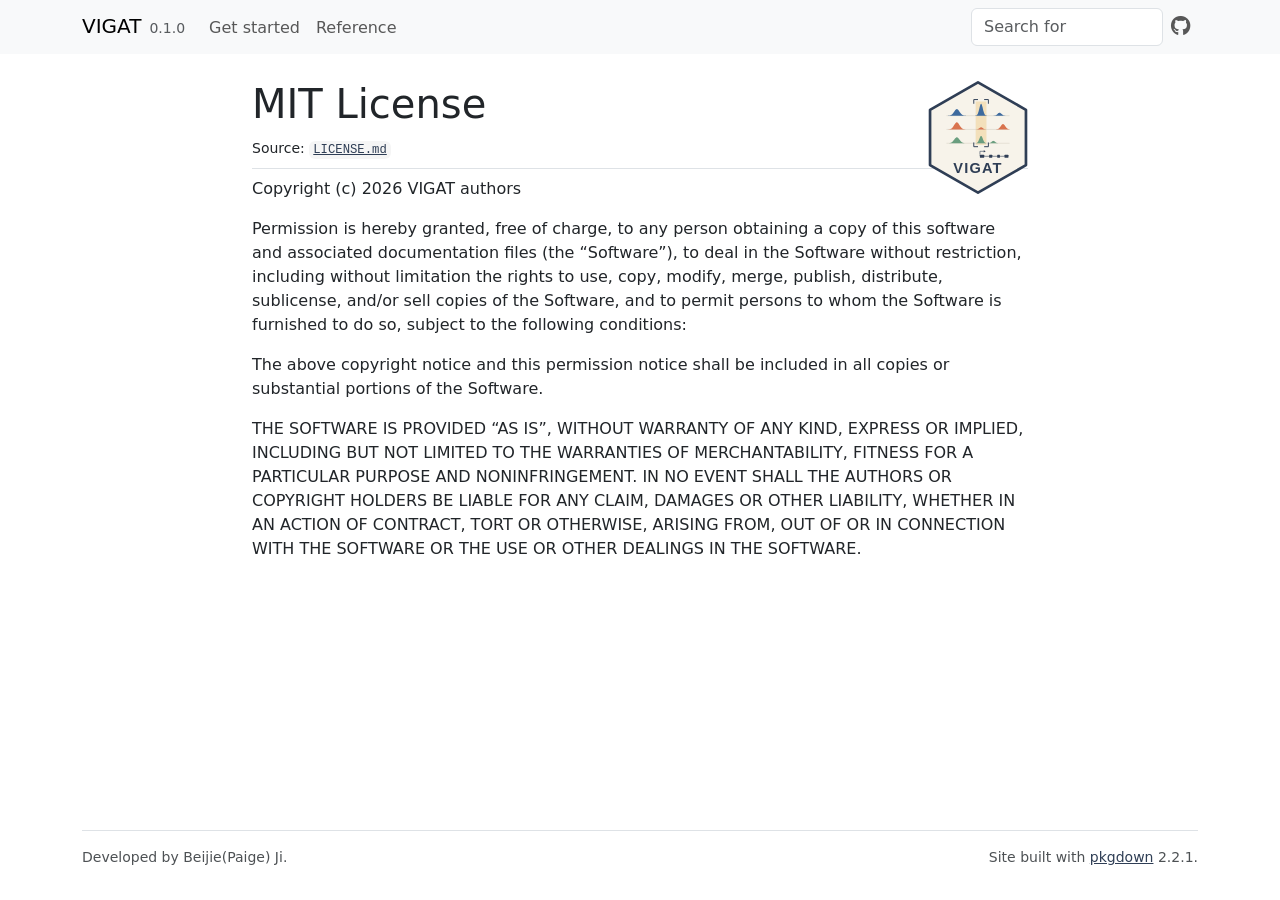
<file: docs/LICENSE.html>
<!DOCTYPE html>
<!-- Generated by pkgdown: do not edit by hand --><html lang="en"><head><meta http-equiv="Content-Type" content="text/html; charset=UTF-8"><meta charset="utf-8"><meta http-equiv="X-UA-Compatible" content="IE=edge"><meta name="viewport" content="width=device-width, initial-scale=1, shrink-to-fit=no"><title>MIT License • VIGAT</title><!-- favicons --><link rel="icon" type="image/png" sizes="96x96" href="favicon-96x96.png"><link rel="icon" type="”image/svg+xml”" href="favicon.svg"><link rel="apple-touch-icon" sizes="180x180" href="apple-touch-icon.png"><link rel="icon" sizes="any" href="favicon.ico"><link rel="manifest" href="site.webmanifest"><script src="deps/jquery-3.6.0/jquery-3.6.0.min.js"></script><meta name="viewport" content="width=device-width, initial-scale=1, shrink-to-fit=no"><link href="deps/bootstrap-5.3.1/bootstrap.min.css" rel="stylesheet"><script src="deps/bootstrap-5.3.1/bootstrap.bundle.min.js"></script><link href="deps/font-awesome-6.5.2/css/all.min.css" rel="stylesheet"><link href="deps/font-awesome-6.5.2/css/v4-shims.min.css" rel="stylesheet"><script src="deps/headroom-0.11.0/headroom.min.js"></script><script src="deps/headroom-0.11.0/jQuery.headroom.min.js"></script><script src="deps/bootstrap-toc-1.0.1/bootstrap-toc.min.js"></script><script src="deps/clipboard.js-2.0.11/clipboard.min.js"></script><script src="deps/search-1.0.0/autocomplete.jquery.min.js"></script><script src="deps/search-1.0.0/fuse.min.js"></script><script src="deps/search-1.0.0/mark.min.js"></script><!-- pkgdown --><script src="pkgdown.js"></script><meta property="og:title" content="MIT License"><meta property="og:image" content="https://beijie02.github.io/VIGAT/logo.svg"></head><body>
    <a href="#main" class="visually-hidden-focusable">Skip to contents</a>


    <nav class="navbar navbar-expand-lg fixed-top bg-light" data-bs-theme="light" aria-label="Site navigation"><div class="container">

    <a class="navbar-brand me-2" href="index.html">VIGAT</a>

    <small class="nav-text text-muted me-auto" data-bs-toggle="tooltip" data-bs-placement="bottom" title="">0.1.0</small>


    <button class="navbar-toggler" type="button" data-bs-toggle="collapse" data-bs-target="#navbar" aria-controls="navbar" aria-expanded="false" aria-label="Toggle navigation">
      <span class="navbar-toggler-icon"></span>
    </button>

    <div id="navbar" class="collapse navbar-collapse ms-3">
      <ul class="navbar-nav me-auto"><li class="nav-item"><a class="nav-link" href="articles/VIGAT.html">Get started</a></li>
<li class="nav-item"><a class="nav-link" href="reference/index.html">Reference</a></li>
      </ul><ul class="navbar-nav"><li class="nav-item"><form class="form-inline" role="search">
 <input class="form-control" type="search" name="search-input" id="search-input" autocomplete="off" aria-label="Search site" placeholder="Search for" data-search-index="search.json"></form></li>
<li class="nav-item"><a class="external-link nav-link" href="https://github.com/beijie02/VIGAT/" aria-label="GitHub"><span class="fa fab fa-github fa-lg"></span></a></li>
      </ul></div>


  </div>
</nav><div class="container template-title-body">
<div class="row">
  <main id="main" class="col-md-9"><div class="page-header">
      <img src="logo.svg" class="logo" alt=""><h1>MIT License</h1>
      <small class="dont-index">Source: <a href="https://github.com/beijie02/VIGAT/blob/HEAD/LICENSE.md" class="external-link"><code>LICENSE.md</code></a></small>
    </div>

<div id="mit-license" class="section level1">

<p>Copyright (c) 2026 VIGAT authors</p>
<p>Permission is hereby granted, free of charge, to any person obtaining a copy of this software and associated documentation files (the “Software”), to deal in the Software without restriction, including without limitation the rights to use, copy, modify, merge, publish, distribute, sublicense, and/or sell copies of the Software, and to permit persons to whom the Software is furnished to do so, subject to the following conditions:</p>
<p>The above copyright notice and this permission notice shall be included in all copies or substantial portions of the Software.</p>
<p>THE SOFTWARE IS PROVIDED “AS IS”, WITHOUT WARRANTY OF ANY KIND, EXPRESS OR IMPLIED, INCLUDING BUT NOT LIMITED TO THE WARRANTIES OF MERCHANTABILITY, FITNESS FOR A PARTICULAR PURPOSE AND NONINFRINGEMENT. IN NO EVENT SHALL THE AUTHORS OR COPYRIGHT HOLDERS BE LIABLE FOR ANY CLAIM, DAMAGES OR OTHER LIABILITY, WHETHER IN AN ACTION OF CONTRACT, TORT OR OTHERWISE, ARISING FROM, OUT OF OR IN CONNECTION WITH THE SOFTWARE OR THE USE OR OTHER DEALINGS IN THE SOFTWARE.</p>
</div>

  </main></div>


    <footer><div class="pkgdown-footer-left">
  <p>Developed by Beijie(Paige) Ji.</p>
</div>

<div class="pkgdown-footer-right">
  <p>Site built with <a href="https://pkgdown.r-lib.org/" class="external-link">pkgdown</a> 2.2.1.</p>
</div>

    </footer></div>





  </body></html>
</file>
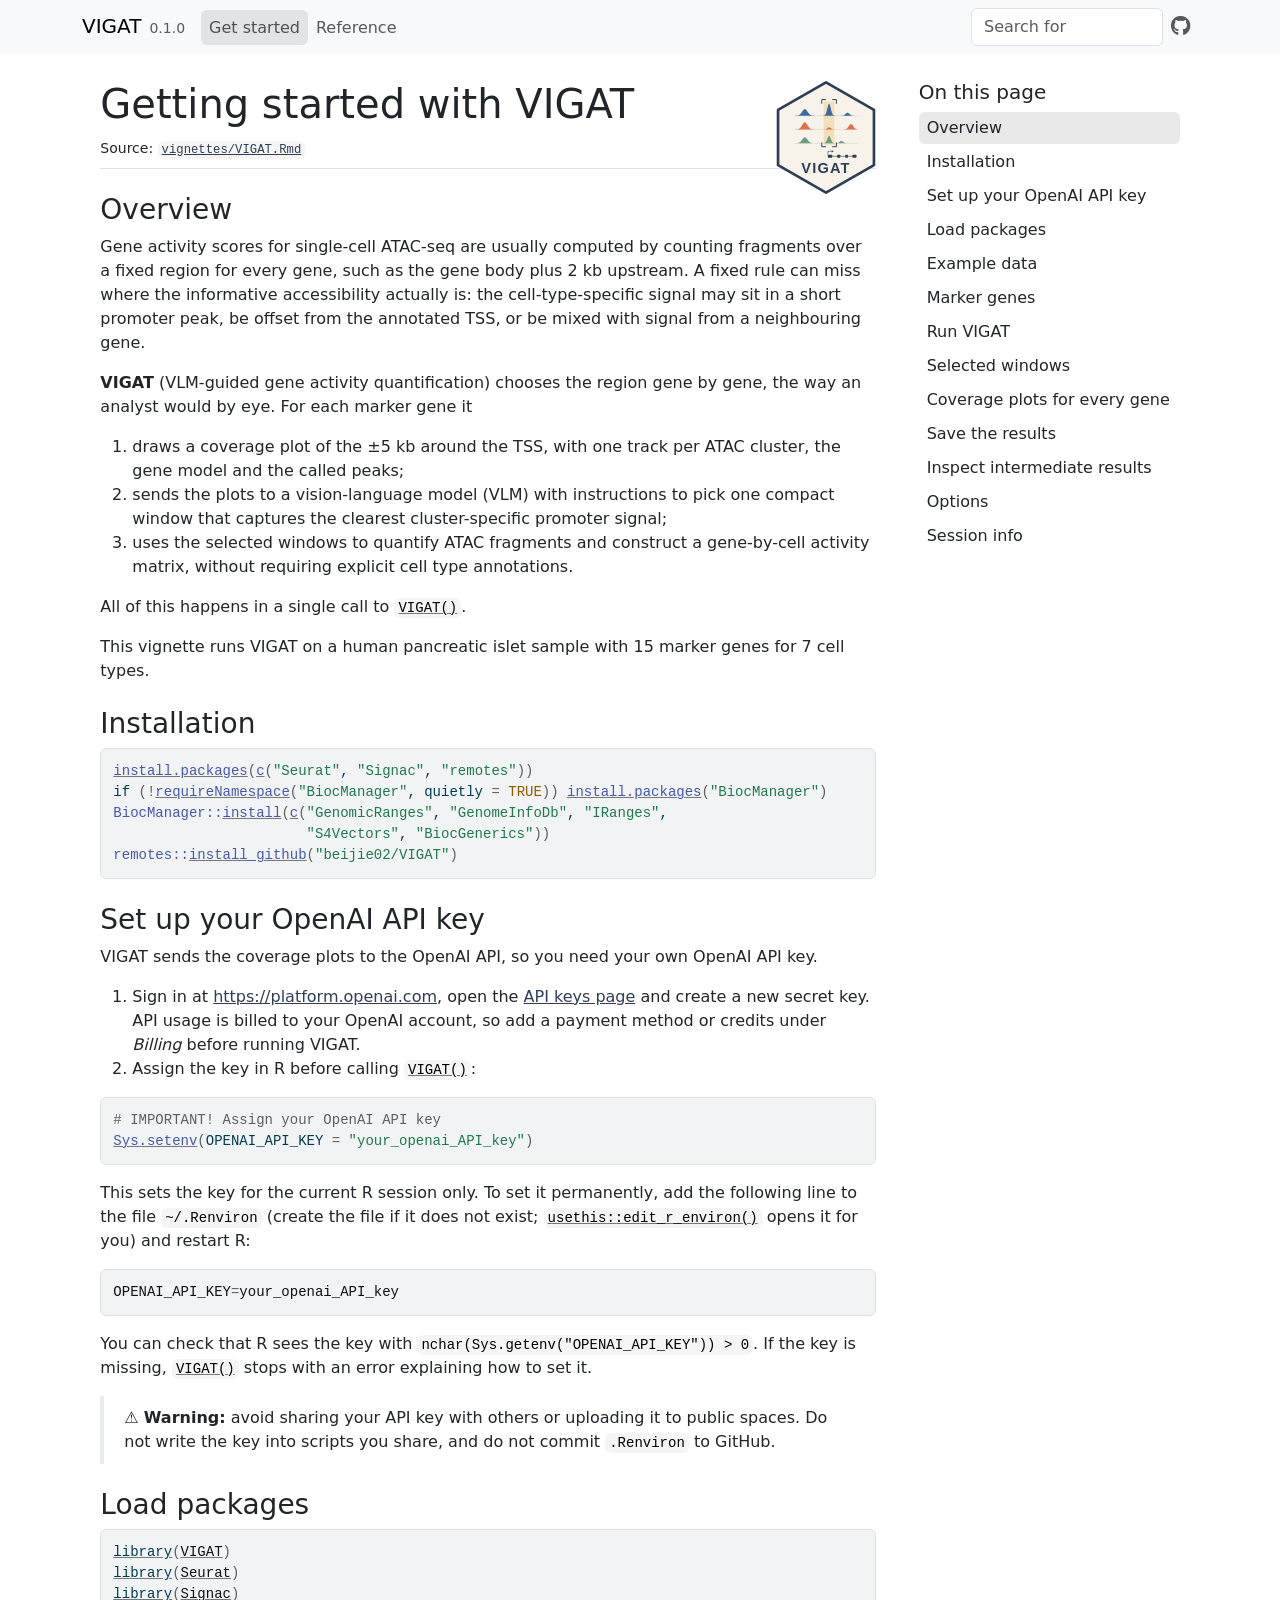
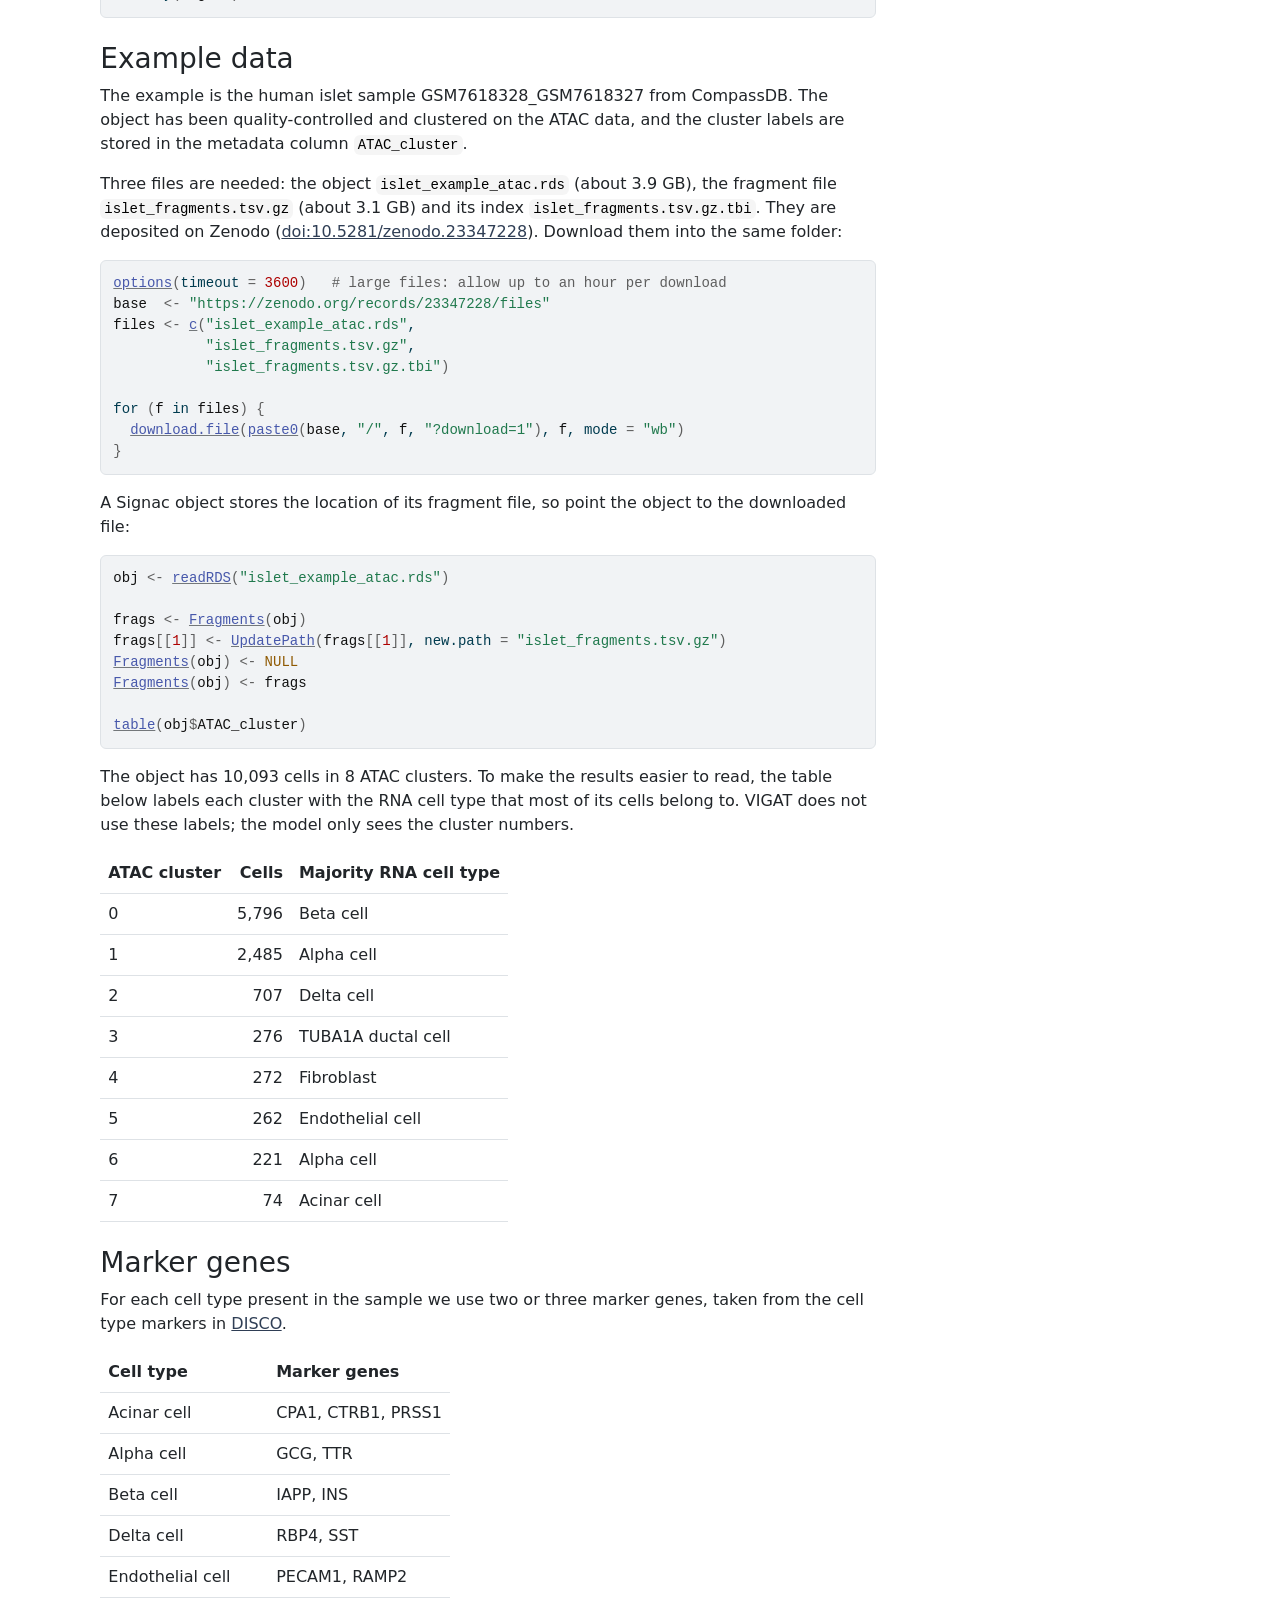
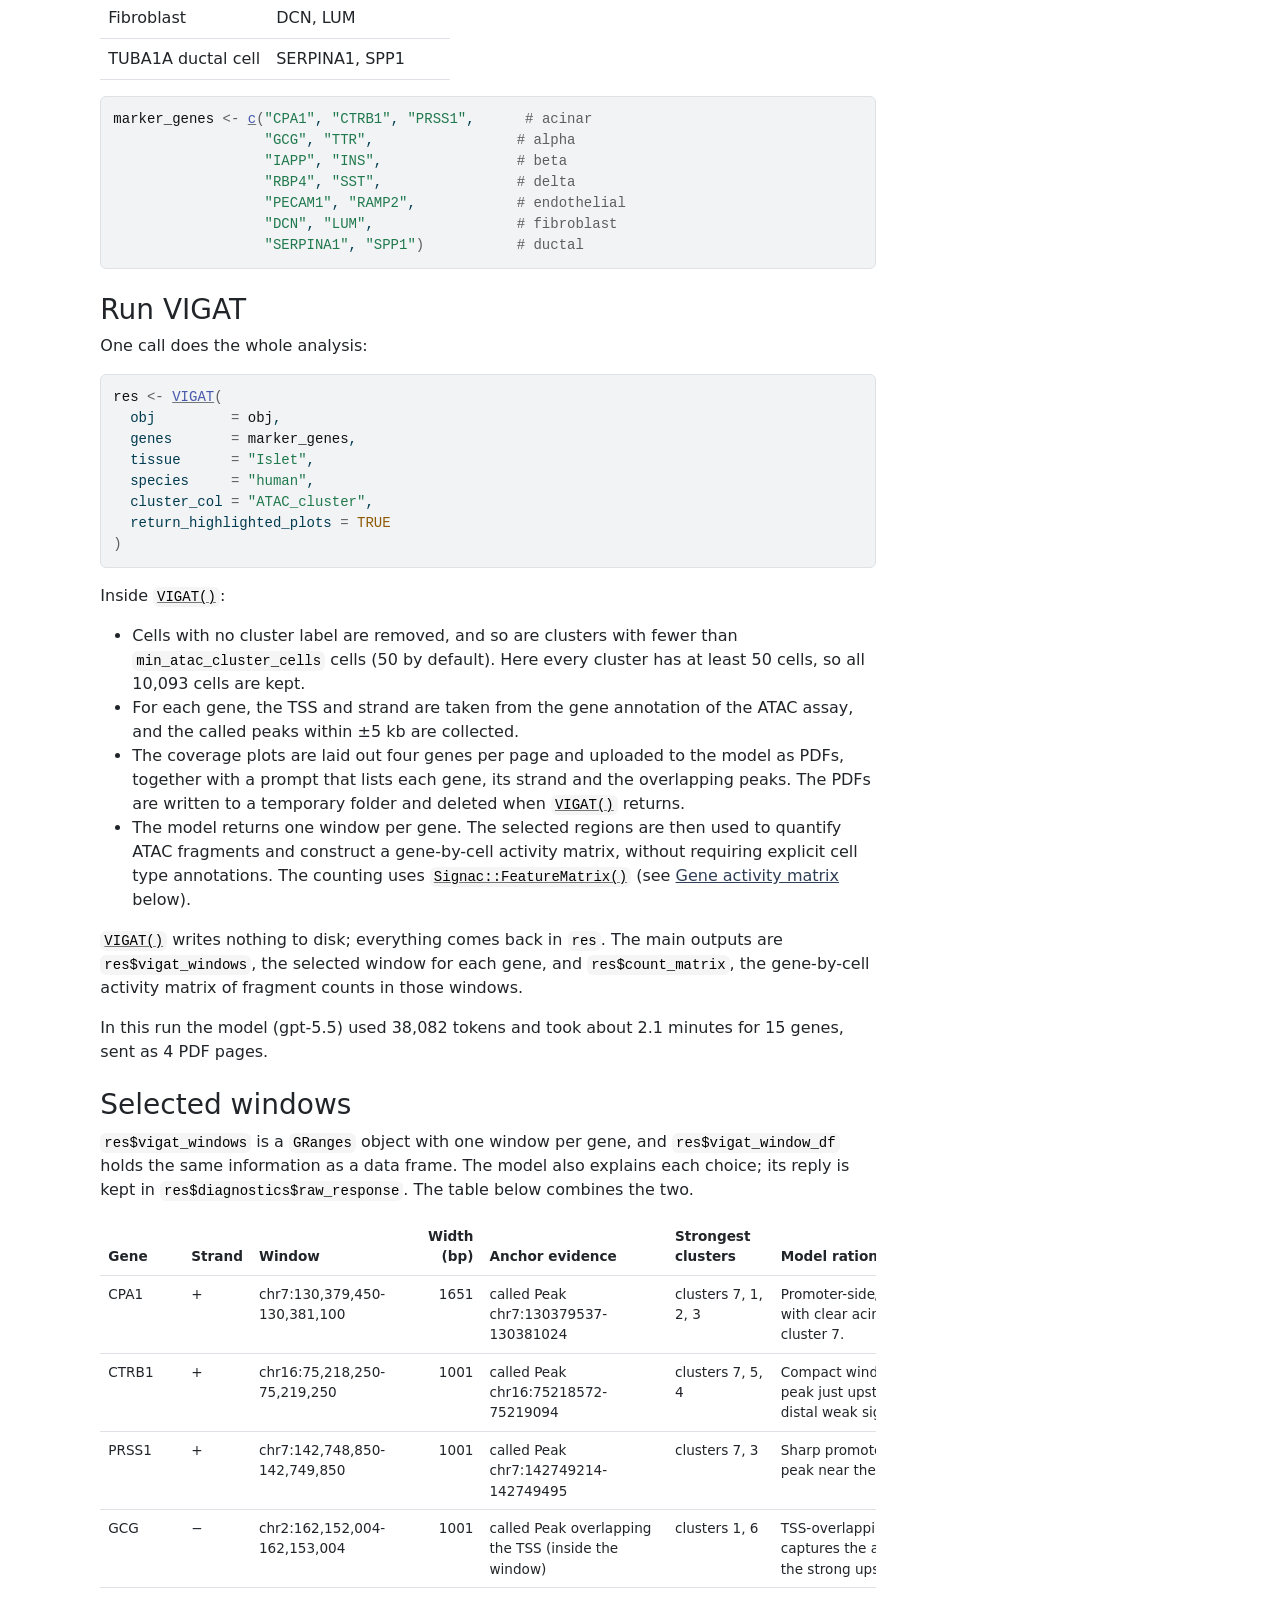
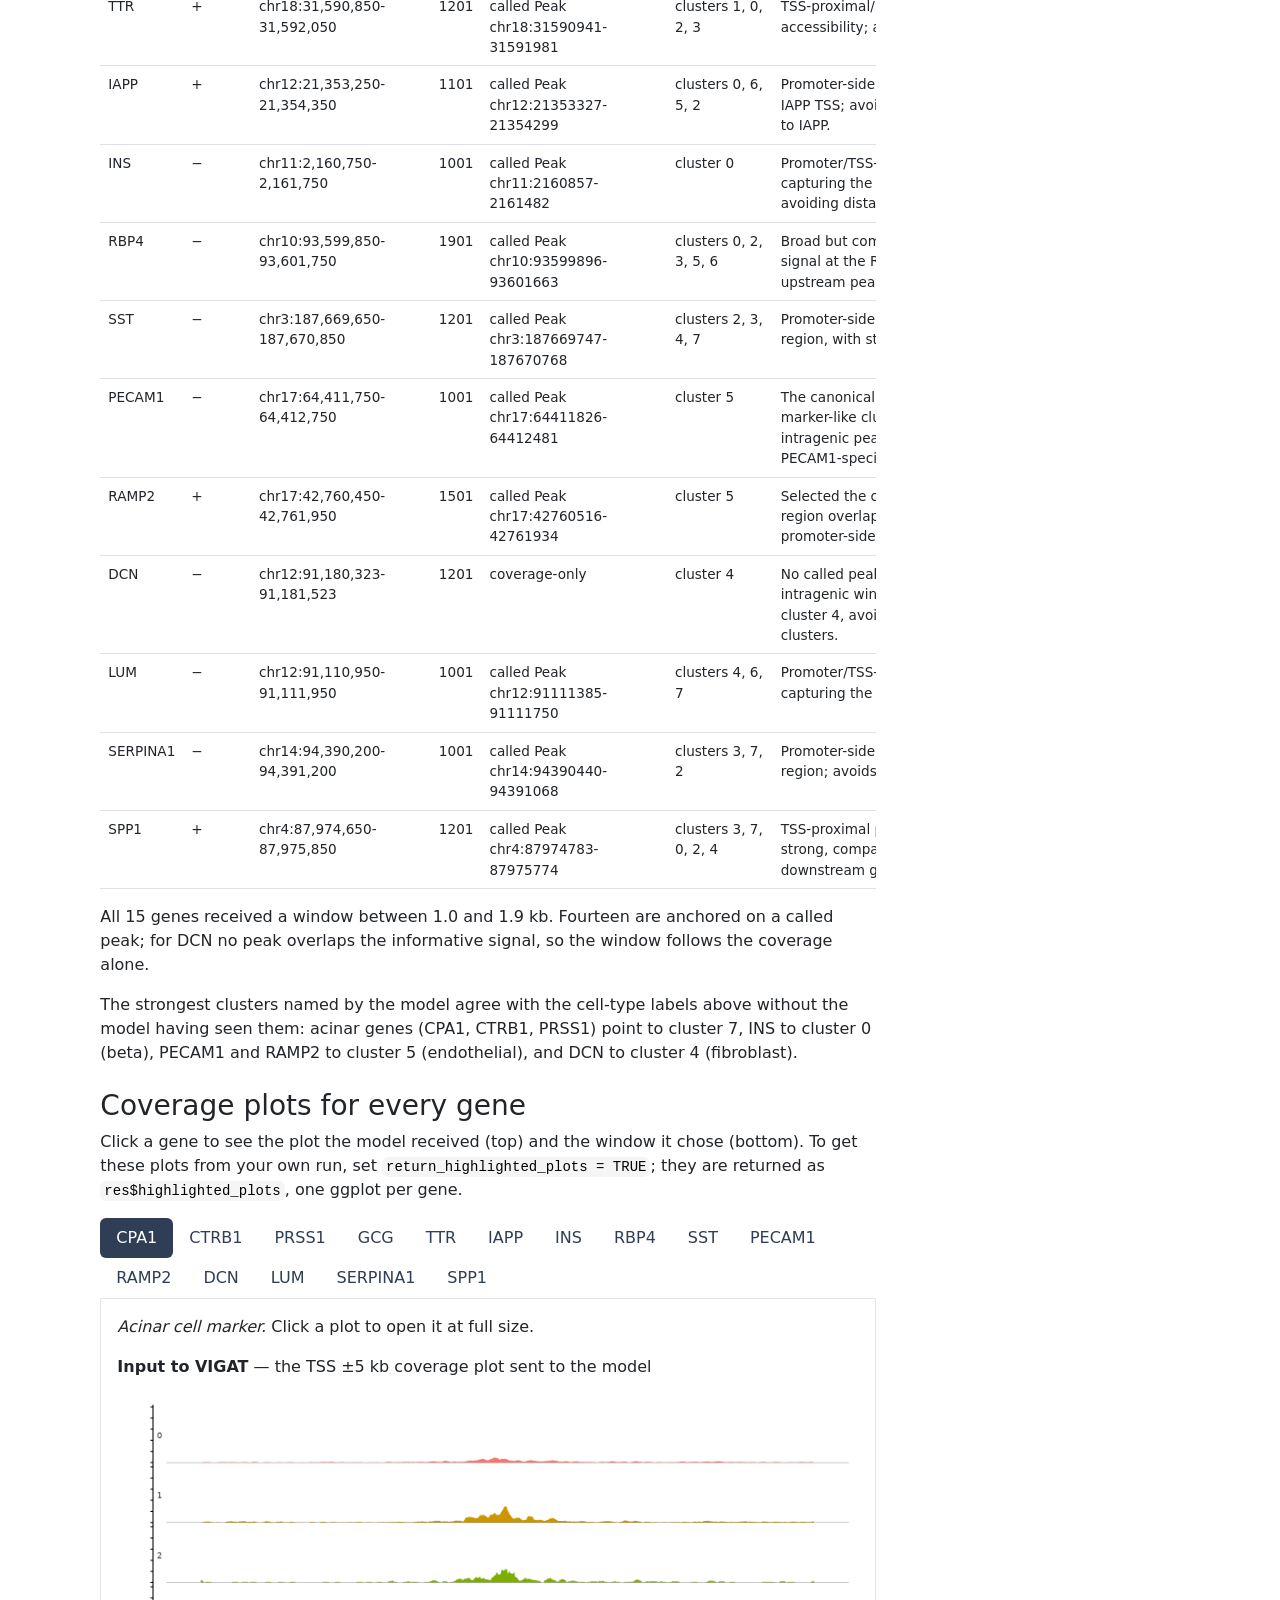
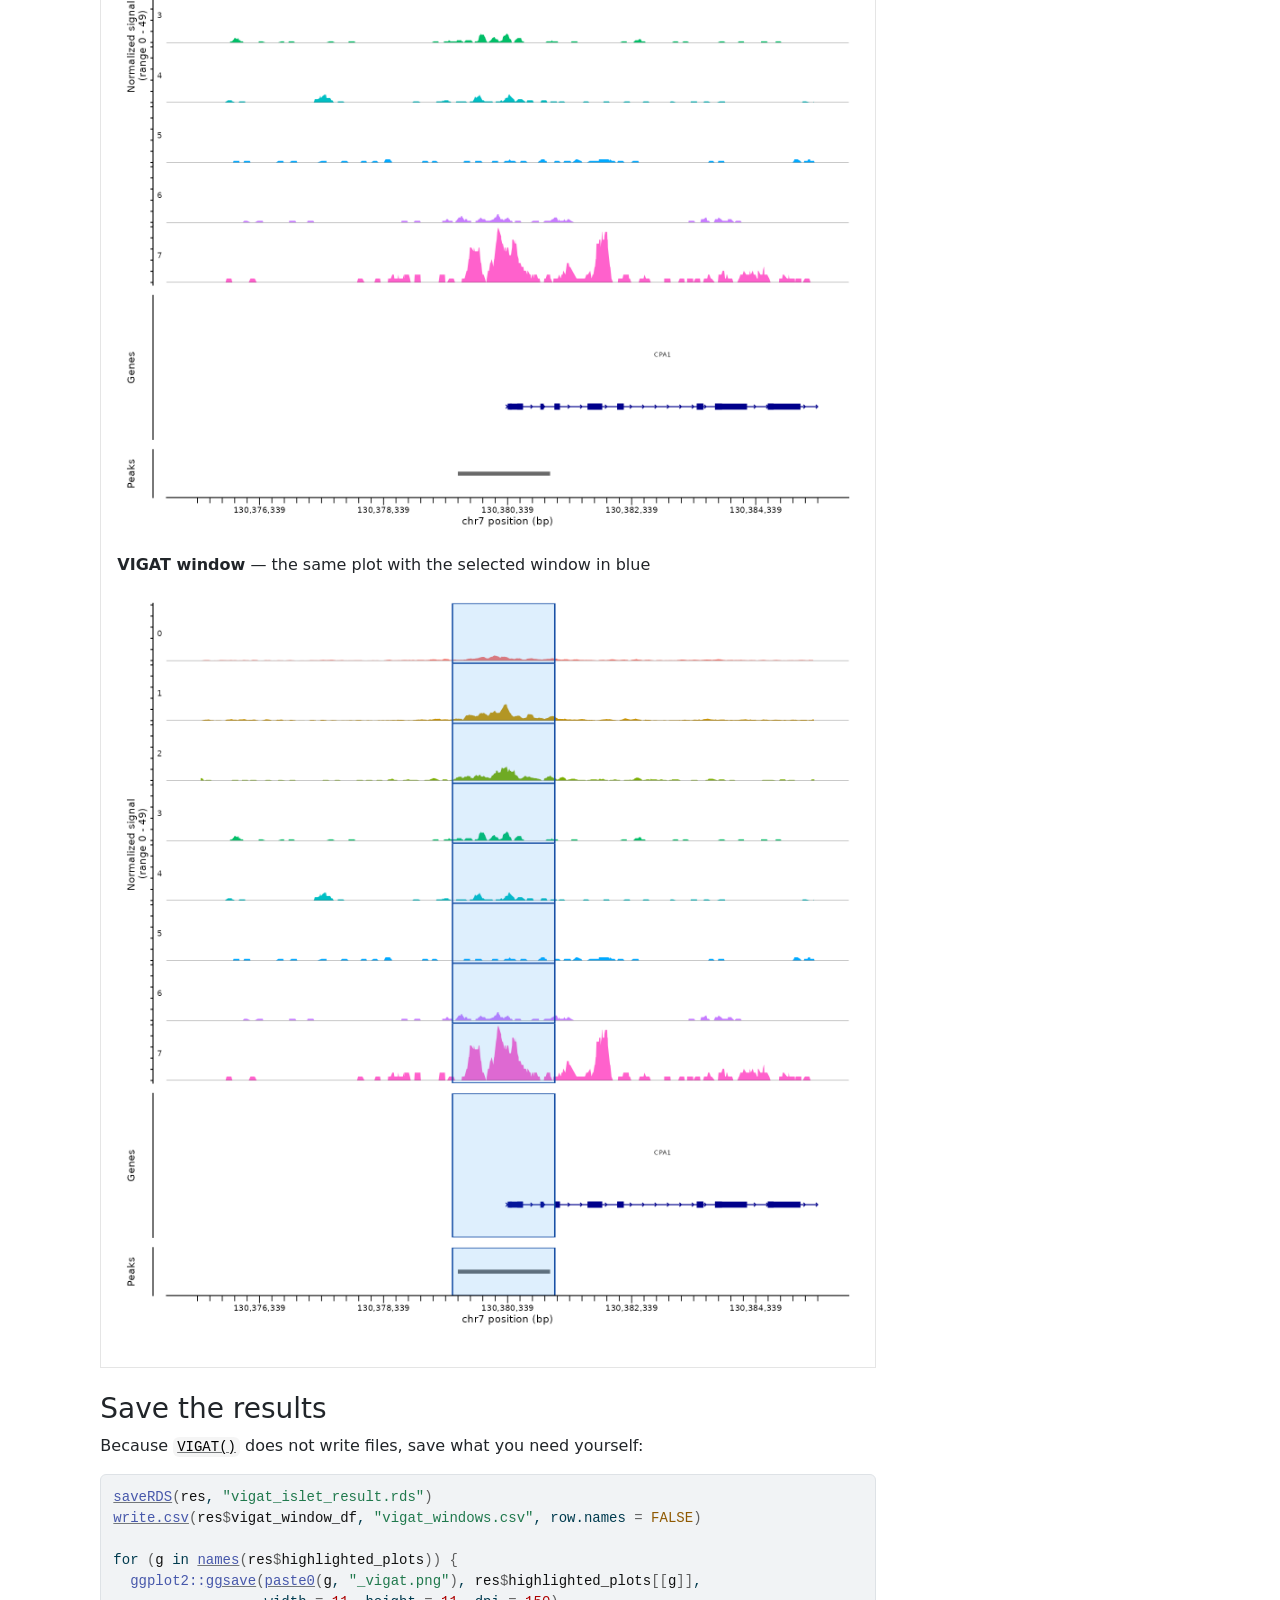
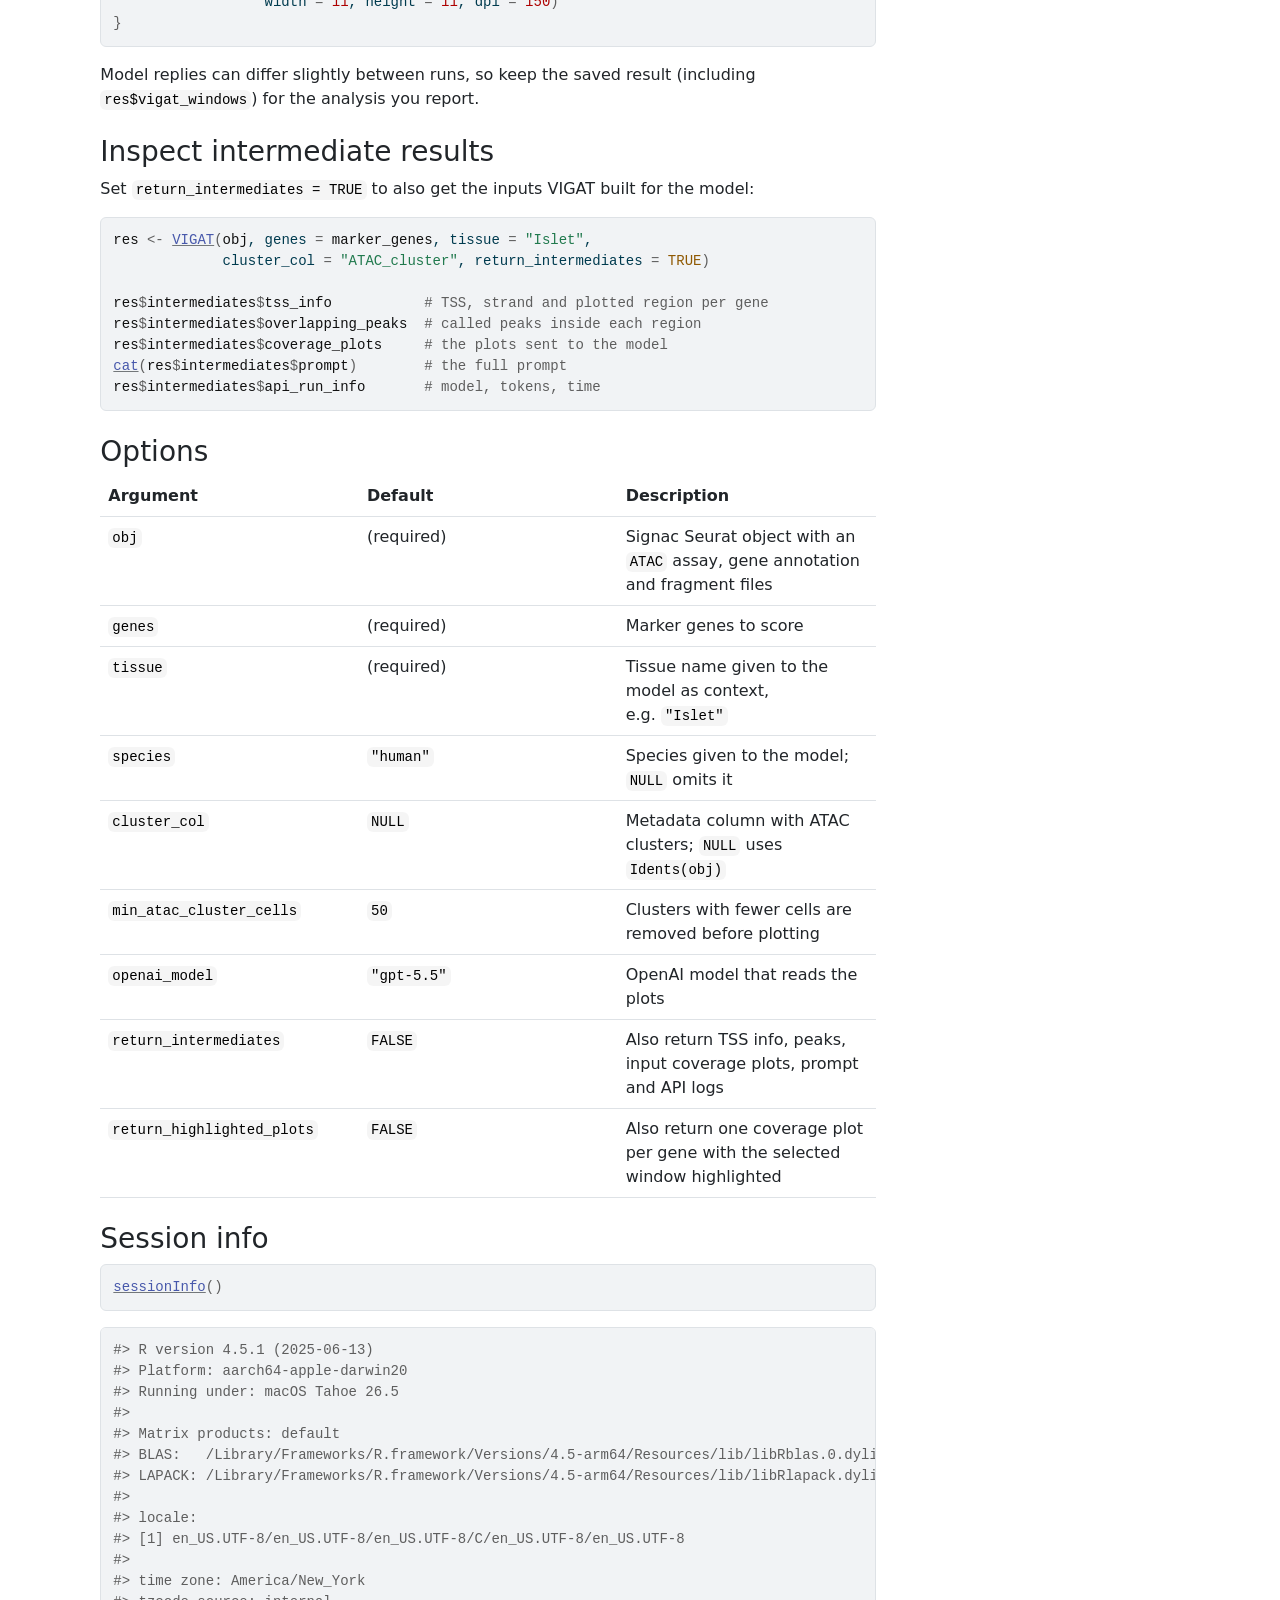
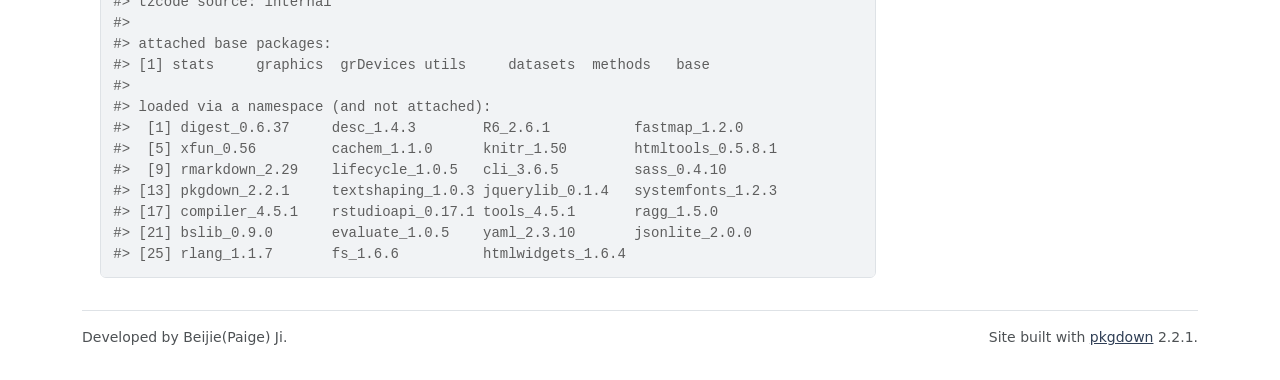
<file: docs/articles/VIGAT.html>
<!DOCTYPE html>
<!-- Generated by pkgdown: do not edit by hand --><html lang="en">
<head>
<meta http-equiv="Content-Type" content="text/html; charset=UTF-8">
<meta charset="utf-8">
<meta http-equiv="X-UA-Compatible" content="IE=edge">
<meta name="viewport" content="width=device-width, initial-scale=1, shrink-to-fit=no">
<title>Getting started with VIGAT • VIGAT</title>
<!-- favicons --><link rel="icon" type="image/png" sizes="96x96" href="../favicon-96x96.png">
<link rel="icon" type="”image/svg+xml”" href="../favicon.svg">
<link rel="apple-touch-icon" sizes="180x180" href="../apple-touch-icon.png">
<link rel="icon" sizes="any" href="../favicon.ico">
<link rel="manifest" href="../site.webmanifest">
<script src="../deps/jquery-3.6.0/jquery-3.6.0.min.js"></script><meta name="viewport" content="width=device-width, initial-scale=1, shrink-to-fit=no">
<link href="../deps/bootstrap-5.3.1/bootstrap.min.css" rel="stylesheet">
<script src="../deps/bootstrap-5.3.1/bootstrap.bundle.min.js"></script><link href="../deps/font-awesome-6.5.2/css/all.min.css" rel="stylesheet">
<link href="../deps/font-awesome-6.5.2/css/v4-shims.min.css" rel="stylesheet">
<script src="../deps/headroom-0.11.0/headroom.min.js"></script><script src="../deps/headroom-0.11.0/jQuery.headroom.min.js"></script><script src="../deps/bootstrap-toc-1.0.1/bootstrap-toc.min.js"></script><script src="../deps/clipboard.js-2.0.11/clipboard.min.js"></script><script src="../deps/search-1.0.0/autocomplete.jquery.min.js"></script><script src="../deps/search-1.0.0/fuse.min.js"></script><script src="../deps/search-1.0.0/mark.min.js"></script><!-- pkgdown --><script src="../pkgdown.js"></script><meta property="og:title" content="Getting started with VIGAT">
</head>
<body>
    <a href="#main" class="visually-hidden-focusable">Skip to contents</a>


    <nav class="navbar navbar-expand-lg fixed-top bg-light" data-bs-theme="light" aria-label="Site navigation"><div class="container">

    <a class="navbar-brand me-2" href="../index.html">VIGAT</a>

    <small class="nav-text text-muted me-auto" data-bs-toggle="tooltip" data-bs-placement="bottom" title="">0.1.0</small>


    <button class="navbar-toggler" type="button" data-bs-toggle="collapse" data-bs-target="#navbar" aria-controls="navbar" aria-expanded="false" aria-label="Toggle navigation">
      <span class="navbar-toggler-icon"></span>
    </button>

    <div id="navbar" class="collapse navbar-collapse ms-3">
      <ul class="navbar-nav me-auto">
<li class="active nav-item"><a class="nav-link" href="../articles/VIGAT.html">Get started</a></li>
<li class="nav-item"><a class="nav-link" href="../reference/index.html">Reference</a></li>
      </ul>
<ul class="navbar-nav">
<li class="nav-item"><form class="form-inline" role="search">
 <input class="form-control" type="search" name="search-input" id="search-input" autocomplete="off" aria-label="Search site" placeholder="Search for" data-search-index="../search.json">
</form></li>
<li class="nav-item"><a class="external-link nav-link" href="https://github.com/beijie02/VIGAT/" aria-label="GitHub"><span class="fa fab fa-github fa-lg"></span></a></li>
      </ul>
</div>


  </div>
</nav><div class="container template-article">




<div class="row">
  <main id="main" class="col-md-9"><div class="page-header">
      <img src="../logo.svg" class="logo" alt=""><h1>Getting started with VIGAT</h1>
            
      
      <small class="dont-index">Source: <a href="https://github.com/beijie02/VIGAT/blob/HEAD/vignettes/VIGAT.Rmd" class="external-link"><code>vignettes/VIGAT.Rmd</code></a></small>
      <div class="d-none name"><code>VIGAT.Rmd</code></div>
    </div>

    
    
<div class="section level2">
<h2 id="overview">Overview<a class="anchor" aria-label="anchor" href="#overview"></a>
</h2>
<p>Gene activity scores for single-cell ATAC-seq are usually computed by
counting fragments over a fixed region for every gene, such as the gene
body plus 2 kb upstream. A fixed rule can miss where the informative
accessibility actually is: the cell-type-specific signal may sit in a
short promoter peak, be offset from the annotated TSS, or be mixed with
signal from a neighbouring gene.</p>
<p><strong>VIGAT</strong> (VLM-guided gene activity quantification)
chooses the region gene by gene, the way an analyst would by eye. For
each marker gene it</p>
<ol style="list-style-type: decimal">
<li>draws a coverage plot of the ±5 kb around the TSS, with one track
per ATAC cluster, the gene model and the called peaks;</li>
<li>sends the plots to a vision-language model (VLM) with instructions
to pick one compact window that captures the clearest cluster-specific
promoter signal;</li>
<li>uses the selected windows to quantify ATAC fragments and construct a
gene-by-cell activity matrix, without requiring explicit cell type
annotations.</li>
</ol>
<p>All of this happens in a single call to <code><a href="../reference/VIGAT.html">VIGAT()</a></code>.</p>
<p>This vignette runs VIGAT on a human pancreatic islet sample with 15
marker genes for 7 cell types.</p>
</div>
<div class="section level2">
<h2 id="installation">Installation<a class="anchor" aria-label="anchor" href="#installation"></a>
</h2>
<div class="sourceCode" id="cb1"><pre class="downlit sourceCode r">
<code class="sourceCode R"><span><span class="fu"><a href="https://rdrr.io/r/utils/install.packages.html" class="external-link">install.packages</a></span><span class="op">(</span><span class="fu"><a href="https://rdrr.io/r/base/c.html" class="external-link">c</a></span><span class="op">(</span><span class="st">"Seurat"</span>, <span class="st">"Signac"</span>, <span class="st">"remotes"</span><span class="op">)</span><span class="op">)</span></span>
<span><span class="kw">if</span> <span class="op">(</span><span class="op">!</span><span class="fu"><a href="https://rdrr.io/r/base/ns-load.html" class="external-link">requireNamespace</a></span><span class="op">(</span><span class="st">"BiocManager"</span>, quietly <span class="op">=</span> <span class="cn">TRUE</span><span class="op">)</span><span class="op">)</span> <span class="fu"><a href="https://rdrr.io/r/utils/install.packages.html" class="external-link">install.packages</a></span><span class="op">(</span><span class="st">"BiocManager"</span><span class="op">)</span></span>
<span><span class="fu">BiocManager</span><span class="fu">::</span><span class="fu"><a href="https://bioconductor.github.io/BiocManager/reference/install.html" class="external-link">install</a></span><span class="op">(</span><span class="fu"><a href="https://rdrr.io/r/base/c.html" class="external-link">c</a></span><span class="op">(</span><span class="st">"GenomicRanges"</span>, <span class="st">"GenomeInfoDb"</span>, <span class="st">"IRanges"</span>,</span>
<span>                       <span class="st">"S4Vectors"</span>, <span class="st">"BiocGenerics"</span><span class="op">)</span><span class="op">)</span></span>
<span><span class="fu">remotes</span><span class="fu">::</span><span class="fu"><a href="https://remotes.r-lib.org/reference/install_github.html" class="external-link">install_github</a></span><span class="op">(</span><span class="st">"beijie02/VIGAT"</span><span class="op">)</span></span></code></pre></div>
</div>
<div class="section level2">
<h2 id="set-up-your-openai-api-key">Set up your OpenAI API key<a class="anchor" aria-label="anchor" href="#set-up-your-openai-api-key"></a>
</h2>
<p>VIGAT sends the coverage plots to the OpenAI API, so you need your
own OpenAI API key.</p>
<ol style="list-style-type: decimal">
<li>Sign in at <a href="https://platform.openai.com" class="external-link uri">https://platform.openai.com</a>, open the <a href="https://platform.openai.com/api-keys" class="external-link">API keys page</a> and create
a new secret key. API usage is billed to your OpenAI account, so add a
payment method or credits under <em>Billing</em> before running
VIGAT.</li>
<li>Assign the key in R before calling <code><a href="../reference/VIGAT.html">VIGAT()</a></code>:</li>
</ol>
<div class="sourceCode" id="cb2"><pre class="downlit sourceCode r">
<code class="sourceCode R"><span><span class="co"># IMPORTANT! Assign your OpenAI API key</span></span>
<span><span class="fu"><a href="https://rdrr.io/r/base/Sys.setenv.html" class="external-link">Sys.setenv</a></span><span class="op">(</span>OPENAI_API_KEY <span class="op">=</span> <span class="st">"your_openai_API_key"</span><span class="op">)</span></span></code></pre></div>
<p>This sets the key for the current R session only. To set it
permanently, add the following line to the file <code>~/.Renviron</code>
(create the file if it does not exist;
<code><a href="https://usethis.r-lib.org/reference/edit.html" class="external-link">usethis::edit_r_environ()</a></code> opens it for you) and restart
R:</p>
<pre><code><span><span class="va">OPENAI_API_KEY</span><span class="op">=</span><span class="va">your_openai_API_key</span></span></code></pre>
<p>You can check that R sees the key with
<code>nchar(Sys.getenv("OPENAI_API_KEY")) &gt; 0</code>. If the key is
missing, <code><a href="../reference/VIGAT.html">VIGAT()</a></code> stops with an error explaining how to set
it.</p>
<blockquote>
<p>⚠️ <strong>Warning:</strong> avoid sharing your API key with others
or uploading it to public spaces. Do not write the key into scripts you
share, and do not commit <code>.Renviron</code> to GitHub.</p>
</blockquote>
</div>
<div class="section level2">
<h2 id="load-packages">Load packages<a class="anchor" aria-label="anchor" href="#load-packages"></a>
</h2>
<div class="sourceCode" id="cb4"><pre class="downlit sourceCode r">
<code class="sourceCode R"><span><span class="kw"><a href="https://rdrr.io/r/base/library.html" class="external-link">library</a></span><span class="op">(</span><span class="va"><a href="https://github.com/beijie02/VIGAT" class="external-link">VIGAT</a></span><span class="op">)</span></span>
<span><span class="kw"><a href="https://rdrr.io/r/base/library.html" class="external-link">library</a></span><span class="op">(</span><span class="va"><a href="https://satijalab.org/seurat" class="external-link">Seurat</a></span><span class="op">)</span></span>
<span><span class="kw"><a href="https://rdrr.io/r/base/library.html" class="external-link">library</a></span><span class="op">(</span><span class="va"><a href="https://github.com/stuart-lab/signac" class="external-link">Signac</a></span><span class="op">)</span></span></code></pre></div>
</div>
<div class="section level2">
<h2 id="example-data">Example data<a class="anchor" aria-label="anchor" href="#example-data"></a>
</h2>
<p>The example is the human islet sample GSM7618328_GSM7618327 from
CompassDB. The object has been quality-controlled and clustered on the
ATAC data, and the cluster labels are stored in the metadata column
<code>ATAC_cluster</code>.</p>
<p>Three files are needed: the object
<code>islet_example_atac.rds</code> (about 3.9 GB), the fragment file
<code>islet_fragments.tsv.gz</code> (about 3.1 GB) and its index
<code>islet_fragments.tsv.gz.tbi</code>. They are deposited on Zenodo
(<a href="https://doi.org/10.5281/zenodo.23347228" class="external-link">doi:10.5281/zenodo.23347228</a>).
Download them into the same folder:</p>
<div class="sourceCode" id="cb5"><pre class="downlit sourceCode r">
<code class="sourceCode R"><span><span class="fu"><a href="https://rdrr.io/r/base/options.html" class="external-link">options</a></span><span class="op">(</span>timeout <span class="op">=</span> <span class="fl">3600</span><span class="op">)</span>   <span class="co"># large files: allow up to an hour per download</span></span>
<span><span class="va">base</span>  <span class="op">&lt;-</span> <span class="st">"https://zenodo.org/records/23347228/files"</span></span>
<span><span class="va">files</span> <span class="op">&lt;-</span> <span class="fu"><a href="https://rdrr.io/r/base/c.html" class="external-link">c</a></span><span class="op">(</span><span class="st">"islet_example_atac.rds"</span>,</span>
<span>           <span class="st">"islet_fragments.tsv.gz"</span>,</span>
<span>           <span class="st">"islet_fragments.tsv.gz.tbi"</span><span class="op">)</span></span>
<span></span>
<span><span class="kw">for</span> <span class="op">(</span><span class="va">f</span> <span class="kw">in</span> <span class="va">files</span><span class="op">)</span> <span class="op">{</span></span>
<span>  <span class="fu"><a href="https://rdrr.io/r/utils/download.file.html" class="external-link">download.file</a></span><span class="op">(</span><span class="fu"><a href="https://rdrr.io/r/base/paste.html" class="external-link">paste0</a></span><span class="op">(</span><span class="va">base</span>, <span class="st">"/"</span>, <span class="va">f</span>, <span class="st">"?download=1"</span><span class="op">)</span>, <span class="va">f</span>, mode <span class="op">=</span> <span class="st">"wb"</span><span class="op">)</span></span>
<span><span class="op">}</span></span></code></pre></div>
<p>A Signac object stores the location of its fragment file, so point
the object to the downloaded file:</p>
<div class="sourceCode" id="cb6"><pre class="downlit sourceCode r">
<code class="sourceCode R"><span><span class="va">obj</span> <span class="op">&lt;-</span> <span class="fu"><a href="https://rdrr.io/r/base/readRDS.html" class="external-link">readRDS</a></span><span class="op">(</span><span class="st">"islet_example_atac.rds"</span><span class="op">)</span></span>
<span></span>
<span><span class="va">frags</span> <span class="op">&lt;-</span> <span class="fu"><a href="https://stuartlab.org/signac/reference/Fragments.html" class="external-link">Fragments</a></span><span class="op">(</span><span class="va">obj</span><span class="op">)</span></span>
<span><span class="va">frags</span><span class="op">[[</span><span class="fl">1</span><span class="op">]</span><span class="op">]</span> <span class="op">&lt;-</span> <span class="fu"><a href="https://stuartlab.org/signac/reference/UpdatePath.html" class="external-link">UpdatePath</a></span><span class="op">(</span><span class="va">frags</span><span class="op">[[</span><span class="fl">1</span><span class="op">]</span><span class="op">]</span>, new.path <span class="op">=</span> <span class="st">"islet_fragments.tsv.gz"</span><span class="op">)</span></span>
<span><span class="fu"><a href="https://stuartlab.org/signac/reference/Fragments.html" class="external-link">Fragments</a></span><span class="op">(</span><span class="va">obj</span><span class="op">)</span> <span class="op">&lt;-</span> <span class="cn">NULL</span></span>
<span><span class="fu"><a href="https://stuartlab.org/signac/reference/Fragments.html" class="external-link">Fragments</a></span><span class="op">(</span><span class="va">obj</span><span class="op">)</span> <span class="op">&lt;-</span> <span class="va">frags</span></span>
<span></span>
<span><span class="fu"><a href="https://rdrr.io/r/base/table.html" class="external-link">table</a></span><span class="op">(</span><span class="va">obj</span><span class="op">$</span><span class="va">ATAC_cluster</span><span class="op">)</span></span></code></pre></div>
<p>The object has 10,093 cells in 8 ATAC clusters. To make the results
easier to read, the table below labels each cluster with the RNA cell
type that most of its cells belong to. VIGAT does not use these labels;
the model only sees the cluster numbers.</p>
<table class="table">
<thead><tr class="header">
<th align="left">ATAC cluster</th>
<th align="right">Cells</th>
<th align="left">Majority RNA cell type</th>
</tr></thead>
<tbody>
<tr class="odd">
<td align="left">0</td>
<td align="right">5,796</td>
<td align="left">Beta cell</td>
</tr>
<tr class="even">
<td align="left">1</td>
<td align="right">2,485</td>
<td align="left">Alpha cell</td>
</tr>
<tr class="odd">
<td align="left">2</td>
<td align="right">707</td>
<td align="left">Delta cell</td>
</tr>
<tr class="even">
<td align="left">3</td>
<td align="right">276</td>
<td align="left">TUBA1A ductal cell</td>
</tr>
<tr class="odd">
<td align="left">4</td>
<td align="right">272</td>
<td align="left">Fibroblast</td>
</tr>
<tr class="even">
<td align="left">5</td>
<td align="right">262</td>
<td align="left">Endothelial cell</td>
</tr>
<tr class="odd">
<td align="left">6</td>
<td align="right">221</td>
<td align="left">Alpha cell</td>
</tr>
<tr class="even">
<td align="left">7</td>
<td align="right">74</td>
<td align="left">Acinar cell</td>
</tr>
</tbody>
</table>
</div>
<div class="section level2">
<h2 id="marker-genes">Marker genes<a class="anchor" aria-label="anchor" href="#marker-genes"></a>
</h2>
<p>For each cell type present in the sample we use two or three marker
genes, taken from the cell type markers in <a href="https://www.immunesinglecell.com/cell_type" class="external-link">DISCO</a>.</p>
<table class="table">
<thead><tr class="header">
<th align="left">Cell type</th>
<th align="left">Marker genes</th>
</tr></thead>
<tbody>
<tr class="odd">
<td align="left">Acinar cell</td>
<td align="left">CPA1, CTRB1, PRSS1</td>
</tr>
<tr class="even">
<td align="left">Alpha cell</td>
<td align="left">GCG, TTR</td>
</tr>
<tr class="odd">
<td align="left">Beta cell</td>
<td align="left">IAPP, INS</td>
</tr>
<tr class="even">
<td align="left">Delta cell</td>
<td align="left">RBP4, SST</td>
</tr>
<tr class="odd">
<td align="left">Endothelial cell</td>
<td align="left">PECAM1, RAMP2</td>
</tr>
<tr class="even">
<td align="left">Fibroblast</td>
<td align="left">DCN, LUM</td>
</tr>
<tr class="odd">
<td align="left">TUBA1A ductal cell</td>
<td align="left">SERPINA1, SPP1</td>
</tr>
</tbody>
</table>
<div class="sourceCode" id="cb7"><pre class="downlit sourceCode r">
<code class="sourceCode R"><span><span class="va">marker_genes</span> <span class="op">&lt;-</span> <span class="fu"><a href="https://rdrr.io/r/base/c.html" class="external-link">c</a></span><span class="op">(</span><span class="st">"CPA1"</span>, <span class="st">"CTRB1"</span>, <span class="st">"PRSS1"</span>,      <span class="co"># acinar</span></span>
<span>                  <span class="st">"GCG"</span>, <span class="st">"TTR"</span>,                 <span class="co"># alpha</span></span>
<span>                  <span class="st">"IAPP"</span>, <span class="st">"INS"</span>,                <span class="co"># beta</span></span>
<span>                  <span class="st">"RBP4"</span>, <span class="st">"SST"</span>,                <span class="co"># delta</span></span>
<span>                  <span class="st">"PECAM1"</span>, <span class="st">"RAMP2"</span>,            <span class="co"># endothelial</span></span>
<span>                  <span class="st">"DCN"</span>, <span class="st">"LUM"</span>,                 <span class="co"># fibroblast</span></span>
<span>                  <span class="st">"SERPINA1"</span>, <span class="st">"SPP1"</span><span class="op">)</span>           <span class="co"># ductal</span></span></code></pre></div>
</div>
<div class="section level2">
<h2 id="run-vigat">Run VIGAT<a class="anchor" aria-label="anchor" href="#run-vigat"></a>
</h2>
<p>One call does the whole analysis:</p>
<div class="sourceCode" id="cb8"><pre class="downlit sourceCode r">
<code class="sourceCode R"><span><span class="va">res</span> <span class="op">&lt;-</span> <span class="fu"><a href="../reference/VIGAT.html">VIGAT</a></span><span class="op">(</span></span>
<span>  obj         <span class="op">=</span> <span class="va">obj</span>,</span>
<span>  genes       <span class="op">=</span> <span class="va">marker_genes</span>,</span>
<span>  tissue      <span class="op">=</span> <span class="st">"Islet"</span>,</span>
<span>  species     <span class="op">=</span> <span class="st">"human"</span>,</span>
<span>  cluster_col <span class="op">=</span> <span class="st">"ATAC_cluster"</span>,</span>
<span>  return_highlighted_plots <span class="op">=</span> <span class="cn">TRUE</span></span>
<span><span class="op">)</span></span></code></pre></div>
<p>Inside <code><a href="../reference/VIGAT.html">VIGAT()</a></code>:</p>
<ul>
<li>Cells with no cluster label are removed, and so are clusters with
fewer than <code>min_atac_cluster_cells</code> cells (50 by default).
Here every cluster has at least 50 cells, so all 10,093 cells are
kept.</li>
<li>For each gene, the TSS and strand are taken from the gene annotation
of the ATAC assay, and the called peaks within ±5 kb are collected.</li>
<li>The coverage plots are laid out four genes per page and uploaded to
the model as PDFs, together with a prompt that lists each gene, its
strand and the overlapping peaks. The PDFs are written to a temporary
folder and deleted when <code><a href="../reference/VIGAT.html">VIGAT()</a></code> returns.</li>
<li>The model returns one window per gene. The selected regions are then
used to quantify ATAC fragments and construct a gene-by-cell activity
matrix, without requiring explicit cell type annotations. The counting
uses <code><a href="https://stuartlab.org/signac/reference/FeatureMatrix.html" class="external-link">Signac::FeatureMatrix()</a></code> (see <a href="#gene-activity-matrix">Gene activity matrix</a> below).</li>
</ul>
<p><code><a href="../reference/VIGAT.html">VIGAT()</a></code> writes nothing to disk; everything comes back in
<code>res</code>. The main outputs are <code>res$vigat_windows</code>,
the selected window for each gene, and <code>res$count_matrix</code>,
the gene-by-cell activity matrix of fragment counts in those
windows.</p>
<p>In this run the model (gpt-5.5) used 38,082 tokens and took about 2.1
minutes for 15 genes, sent as 4 PDF pages.</p>
</div>
<div class="section level2">
<h2 id="selected-windows">Selected windows<a class="anchor" aria-label="anchor" href="#selected-windows"></a>
</h2>
<p><code>res$vigat_windows</code> is a <code>GRanges</code> object with
one window per gene, and <code>res$vigat_window_df</code> holds the same
information as a data frame. The model also explains each choice; its
reply is kept in <code>res$diagnostics$raw_response</code>. The table
below combines the two.</p>
<div style="overflow-x: auto; font-size: 0.85em;">
<table class="table table" style="min-width: 1100px;">
<thead><tr>
<th style="text-align:left;">
Gene
</th>
<th style="text-align:left;">
Strand
</th>
<th style="text-align:left;">
Window
</th>
<th style="text-align:right;">
Width (bp)
</th>
<th style="text-align:left;">
Anchor evidence
</th>
<th style="text-align:left;">
Strongest clusters
</th>
<th style="text-align:left;">
Model rationale
</th>
</tr></thead>
<tbody>
<tr>
<td style="text-align:left;">
CPA1
</td>
<td style="text-align:left;">
+
</td>
<td style="text-align:left;">
chr7:130,379,450-130,381,100
</td>
<td style="text-align:right;">
1651
</td>
<td style="text-align:left;">
called Peak chr7:130379537-130381024
</td>
<td style="text-align:left;">
clusters 7, 1, 2, 3
</td>
<td style="text-align:left;">
Promoter-side/TSS-proximal peak for the + strand gene, with clear
acinar-like cluster-specific accessibility, especially cluster 7.
</td>
</tr>
<tr>
<td style="text-align:left;">
CTRB1
</td>
<td style="text-align:left;">
+
</td>
<td style="text-align:left;">
chr16:75,218,250-75,219,250
</td>
<td style="text-align:right;">
1001
</td>
<td style="text-align:left;">
called Peak chr16:75218572-75219094
</td>
<td style="text-align:left;">
clusters 7, 5, 4
</td>
<td style="text-align:left;">
Compact window around the promoter-overlapping called peak just upstream
of the + strand TSS, avoiding more distal weak signal.
</td>
</tr>
<tr>
<td style="text-align:left;">
PRSS1
</td>
<td style="text-align:left;">
+
</td>
<td style="text-align:left;">
chr7:142,748,850-142,749,850
</td>
<td style="text-align:right;">
1001
</td>
<td style="text-align:left;">
called Peak chr7:142749214-142749495
</td>
<td style="text-align:left;">
clusters 7, 3
</td>
<td style="text-align:left;">
Sharp promoter-side accessibility overlapping the called peak near the +
strand TSS.
</td>
</tr>
<tr>
<td style="text-align:left;">
GCG
</td>
<td style="text-align:left;">
−
</td>
<td style="text-align:left;">
chr2:162,152,004-162,153,004
</td>
<td style="text-align:right;">
1001
</td>
<td style="text-align:left;">
called Peak overlapping the TSS (inside the window)
</td>
<td style="text-align:left;">
clusters 1, 6
</td>
<td style="text-align:left;">
TSS-overlapping window at the - strand GCG promoter that captures the
alpha-like signal in clusters 1 and 6, avoiding the strong upstream peak
shared by most clusters.
</td>
</tr>
<tr>
<td style="text-align:left;">
TTR
</td>
<td style="text-align:left;">
+
</td>
<td style="text-align:left;">
chr18:31,590,850-31,592,050
</td>
<td style="text-align:right;">
1201
</td>
<td style="text-align:left;">
called Peak chr18:31590941-31591981
</td>
<td style="text-align:left;">
clusters 1, 0, 2, 3
</td>
<td style="text-align:left;">
TSS-proximal/promoter peak with strong cluster-specific accessibility;
avoids distal downstream/upstream peaks.
</td>
</tr>
<tr>
<td style="text-align:left;">
IAPP
</td>
<td style="text-align:left;">
+
</td>
<td style="text-align:left;">
chr12:21,353,250-21,354,350
</td>
<td style="text-align:right;">
1101
</td>
<td style="text-align:left;">
called Peak chr12:21353327-21354299
</td>
<td style="text-align:left;">
clusters 0, 6, 5, 2
</td>
<td style="text-align:left;">
Promoter-side peak immediately upstream of the + strand IAPP TSS; avoids
the more distal left peak likely less specific to IAPP.
</td>
</tr>
<tr>
<td style="text-align:left;">
INS
</td>
<td style="text-align:left;">
−
</td>
<td style="text-align:left;">
chr11:2,160,750-2,161,750
</td>
<td style="text-align:right;">
1001
</td>
<td style="text-align:left;">
called Peak chr11:2160857-2161482
</td>
<td style="text-align:left;">
cluster 0
</td>
<td style="text-align:left;">
Promoter/TSS-proximal peak for the - strand INS locus, capturing the
strongest useful promoter signal while avoiding distal TH-side peaks.
</td>
</tr>
<tr>
<td style="text-align:left;">
RBP4
</td>
<td style="text-align:left;">
−
</td>
<td style="text-align:left;">
chr10:93,599,850-93,601,750
</td>
<td style="text-align:right;">
1901
</td>
<td style="text-align:left;">
called Peak chr10:93599896-93601663
</td>
<td style="text-align:left;">
clusters 0, 2, 3, 5, 6
</td>
<td style="text-align:left;">
Broad but compact TSS-proximal/promoter-overlapping signal at the RBP4
end of the locus; avoids the more distal upstream peak.
</td>
</tr>
<tr>
<td style="text-align:left;">
SST
</td>
<td style="text-align:left;">
−
</td>
<td style="text-align:left;">
chr3:187,669,650-187,670,850
</td>
<td style="text-align:right;">
1201
</td>
<td style="text-align:left;">
called Peak chr3:187669747-187670768
</td>
<td style="text-align:left;">
clusters 2, 3, 4, 7
</td>
<td style="text-align:left;">
Promoter-side peak overlapping the - strand SST TSS region, with strong
cluster-specific signal.
</td>
</tr>
<tr>
<td style="text-align:left;">
PECAM1
</td>
<td style="text-align:left;">
−
</td>
<td style="text-align:left;">
chr17:64,411,750-64,412,750
</td>
<td style="text-align:right;">
1001
</td>
<td style="text-align:left;">
called Peak chr17:64411826-64412481
</td>
<td style="text-align:left;">
cluster 5
</td>
<td style="text-align:left;">
The canonical upstream/right-side peak is weak in the marker-like
cluster, so this compact TSS-adjacent/proximal intragenic peak was
selected because it gives the clearest PECAM1-specific signal.
</td>
</tr>
<tr>
<td style="text-align:left;">
RAMP2
</td>
<td style="text-align:left;">
+
</td>
<td style="text-align:left;">
chr17:42,760,450-42,761,950
</td>
<td style="text-align:right;">
1501
</td>
<td style="text-align:left;">
called Peak chr17:42760516-42761934
</td>
<td style="text-align:left;">
cluster 5
</td>
<td style="text-align:left;">
Selected the clearest proximal RAMP2-associated accessible region
overlapping a called peak; the immediate upstream promoter-side signal
is weak.
</td>
</tr>
<tr>
<td style="text-align:left;">
DCN
</td>
<td style="text-align:left;">
−
</td>
<td style="text-align:left;">
chr12:91,180,323-91,181,523
</td>
<td style="text-align:right;">
1201
</td>
<td style="text-align:left;">
coverage-only
</td>
<td style="text-align:left;">
cluster 4
</td>
<td style="text-align:left;">
No called peak overlaps the informative signal; compact intragenic
window over the fibroblast-like coverage in cluster 4, avoiding the
distal left-side signal shared across clusters.
</td>
</tr>
<tr>
<td style="text-align:left;">
LUM
</td>
<td style="text-align:left;">
−
</td>
<td style="text-align:left;">
chr12:91,110,950-91,111,950
</td>
<td style="text-align:right;">
1001
</td>
<td style="text-align:left;">
called Peak chr12:91111385-91111750
</td>
<td style="text-align:left;">
clusters 4, 6, 7
</td>
<td style="text-align:left;">
Promoter/TSS-proximal peak for the - strand LUM gene, capturing the
clearest local accessibility.
</td>
</tr>
<tr>
<td style="text-align:left;">
SERPINA1
</td>
<td style="text-align:left;">
−
</td>
<td style="text-align:left;">
chr14:94,390,200-94,391,200
</td>
<td style="text-align:right;">
1001
</td>
<td style="text-align:left;">
called Peak chr14:94390440-94391068
</td>
<td style="text-align:left;">
clusters 3, 7, 2
</td>
<td style="text-align:left;">
Promoter-side peak overlapping the - strand SERPINA1 TSS region; avoids
the more downstream/internal peak.
</td>
</tr>
<tr>
<td style="text-align:left;">
SPP1
</td>
<td style="text-align:left;">
+
</td>
<td style="text-align:left;">
chr4:87,974,650-87,975,850
</td>
<td style="text-align:right;">
1201
</td>
<td style="text-align:left;">
called Peak chr4:87974783-87975774
</td>
<td style="text-align:left;">
clusters 3, 7, 0, 2, 4
</td>
<td style="text-align:left;">
TSS-proximal promoter-side peak for the + strand gene with strong,
compact accessibility; avoids the more distal downstream gene-body peak.
</td>
</tr>
</tbody>
</table>
</div>
<p>All 15 genes received a window between 1.0 and 1.9 kb. Fourteen are
anchored on a called peak; for DCN no peak overlaps the informative
signal, so the window follows the coverage alone.</p>
<p>The strongest clusters named by the model agree with the cell-type
labels above without the model having seen them: acinar genes (CPA1,
CTRB1, PRSS1) point to cluster 7, INS to cluster 0 (beta), PECAM1 and
RAMP2 to cluster 5 (endothelial), and DCN to cluster 4 (fibroblast).</p>
</div>
<div class="section level2 tabset tabset-pills">
<h2 class="tabset tabset-pills" id="coverage-plots-for-every-gene">Coverage plots for every gene<a class="anchor" aria-label="anchor" href="#coverage-plots-for-every-gene"></a>
</h2>
<p>Click a gene to see the plot the model received (top) and the window
it chose (bottom). To get these plots from your own run, set
<code>return_highlighted_plots = TRUE</code>; they are returned as
<code>res$highlighted_plots</code>, one ggplot per gene.</p>















<ul class="nav nav-pills" id="coverage-plots-for-every-gene" role="tablist">
<li role="presentation" class="nav-item"><button data-bs-toggle="tab" data-bs-target="#cpa1" id="cpa1-tab" type="button" role="tab" aria-controls="cpa1" aria-selected="true" class="active nav-link">CPA1</button></li>
<li role="presentation" class="nav-item"><button data-bs-toggle="tab" data-bs-target="#ctrb1" id="ctrb1-tab" type="button" role="tab" aria-controls="ctrb1" aria-selected="false" class="nav-link">CTRB1</button></li>
<li role="presentation" class="nav-item"><button data-bs-toggle="tab" data-bs-target="#prss1" id="prss1-tab" type="button" role="tab" aria-controls="prss1" aria-selected="false" class="nav-link">PRSS1</button></li>
<li role="presentation" class="nav-item"><button data-bs-toggle="tab" data-bs-target="#gcg" id="gcg-tab" type="button" role="tab" aria-controls="gcg" aria-selected="false" class="nav-link">GCG</button></li>
<li role="presentation" class="nav-item"><button data-bs-toggle="tab" data-bs-target="#ttr" id="ttr-tab" type="button" role="tab" aria-controls="ttr" aria-selected="false" class="nav-link">TTR</button></li>
<li role="presentation" class="nav-item"><button data-bs-toggle="tab" data-bs-target="#iapp" id="iapp-tab" type="button" role="tab" aria-controls="iapp" aria-selected="false" class="nav-link">IAPP</button></li>
<li role="presentation" class="nav-item"><button data-bs-toggle="tab" data-bs-target="#ins" id="ins-tab" type="button" role="tab" aria-controls="ins" aria-selected="false" class="nav-link">INS</button></li>
<li role="presentation" class="nav-item"><button data-bs-toggle="tab" data-bs-target="#rbp4" id="rbp4-tab" type="button" role="tab" aria-controls="rbp4" aria-selected="false" class="nav-link">RBP4</button></li>
<li role="presentation" class="nav-item"><button data-bs-toggle="tab" data-bs-target="#sst" id="sst-tab" type="button" role="tab" aria-controls="sst" aria-selected="false" class="nav-link">SST</button></li>
<li role="presentation" class="nav-item"><button data-bs-toggle="tab" data-bs-target="#pecam1" id="pecam1-tab" type="button" role="tab" aria-controls="pecam1" aria-selected="false" class="nav-link">PECAM1</button></li>
<li role="presentation" class="nav-item"><button data-bs-toggle="tab" data-bs-target="#ramp2" id="ramp2-tab" type="button" role="tab" aria-controls="ramp2" aria-selected="false" class="nav-link">RAMP2</button></li>
<li role="presentation" class="nav-item"><button data-bs-toggle="tab" data-bs-target="#dcn" id="dcn-tab" type="button" role="tab" aria-controls="dcn" aria-selected="false" class="nav-link">DCN</button></li>
<li role="presentation" class="nav-item"><button data-bs-toggle="tab" data-bs-target="#lum" id="lum-tab" type="button" role="tab" aria-controls="lum" aria-selected="false" class="nav-link">LUM</button></li>
<li role="presentation" class="nav-item"><button data-bs-toggle="tab" data-bs-target="#serpina1" id="serpina1-tab" type="button" role="tab" aria-controls="serpina1" aria-selected="false" class="nav-link">SERPINA1</button></li>
<li role="presentation" class="nav-item"><button data-bs-toggle="tab" data-bs-target="#spp1" id="spp1-tab" type="button" role="tab" aria-controls="spp1" aria-selected="false" class="nav-link">SPP1</button></li>
</ul>
<div class="tab-content">
<div class="active  tab-pane" id="cpa1" role="tabpanel" aria-labelledby="cpa1-tab">

<p><em>Acinar cell marker.</em> Click a plot to open it at full
size.</p>
<p><strong>Input to VIGAT</strong> — the TSS ±5 kb coverage plot sent to
the model</p>
<p><a href="figures/islet_CPA1_before.png"><img src="figures/islet_CPA1_before.png" style="width:100.0%"></a></p>
<p><strong>VIGAT window</strong> — the same plot with the selected
window in blue</p>
<p><a href="figures/islet_CPA1_vigat.png"><img src="figures/islet_CPA1_vigat.png" style="width:100.0%"></a></p>
</div>
<div class="tab-pane" id="ctrb1" role="tabpanel" aria-labelledby="ctrb1-tab">

<p><em>Acinar cell marker.</em> Click a plot to open it at full
size.</p>
<p><strong>Input to VIGAT</strong> — the TSS ±5 kb coverage plot sent to
the model</p>
<p><a href="figures/islet_CTRB1_before.png"><img src="figures/islet_CTRB1_before.png" style="width:100.0%"></a></p>
<p><strong>VIGAT window</strong> — the same plot with the selected
window in blue</p>
<p><a href="figures/islet_CTRB1_vigat.png"><img src="figures/islet_CTRB1_vigat.png" style="width:100.0%"></a></p>
</div>
<div class="tab-pane" id="prss1" role="tabpanel" aria-labelledby="prss1-tab">

<p><em>Acinar cell marker.</em> Click a plot to open it at full
size.</p>
<p><strong>Input to VIGAT</strong> — the TSS ±5 kb coverage plot sent to
the model</p>
<p><a href="figures/islet_PRSS1_before.png"><img src="figures/islet_PRSS1_before.png" style="width:100.0%"></a></p>
<p><strong>VIGAT window</strong> — the same plot with the selected
window in blue</p>
<p><a href="figures/islet_PRSS1_vigat.png"><img src="figures/islet_PRSS1_vigat.png" style="width:100.0%"></a></p>
</div>
<div class="tab-pane" id="gcg" role="tabpanel" aria-labelledby="gcg-tab">

<p><em>Alpha cell marker.</em> Click a plot to open it at full size.</p>
<p><strong>Input to VIGAT</strong> — the TSS ±5 kb coverage plot sent to
the model</p>
<p><a href="figures/islet_GCG_before.png"><img src="figures/islet_GCG_before.png" style="width:100.0%"></a></p>
<p><strong>VIGAT window</strong> — the same plot with the selected
window in blue</p>
<p><a href="figures/islet_GCG_vigat.png"><img src="figures/islet_GCG_vigat.png" style="width:100.0%"></a></p>
</div>
<div class="tab-pane" id="ttr" role="tabpanel" aria-labelledby="ttr-tab">

<p><em>Alpha cell marker.</em> Click a plot to open it at full size.</p>
<p><strong>Input to VIGAT</strong> — the TSS ±5 kb coverage plot sent to
the model</p>
<p><a href="figures/islet_TTR_before.png"><img src="figures/islet_TTR_before.png" style="width:100.0%"></a></p>
<p><strong>VIGAT window</strong> — the same plot with the selected
window in blue</p>
<p><a href="figures/islet_TTR_vigat.png"><img src="figures/islet_TTR_vigat.png" style="width:100.0%"></a></p>
</div>
<div class="tab-pane" id="iapp" role="tabpanel" aria-labelledby="iapp-tab">

<p><em>Beta cell marker.</em> Click a plot to open it at full size.</p>
<p><strong>Input to VIGAT</strong> — the TSS ±5 kb coverage plot sent to
the model</p>
<p><a href="figures/islet_IAPP_before.png"><img src="figures/islet_IAPP_before.png" style="width:100.0%"></a></p>
<p><strong>VIGAT window</strong> — the same plot with the selected
window in blue</p>
<p><a href="figures/islet_IAPP_vigat.png"><img src="figures/islet_IAPP_vigat.png" style="width:100.0%"></a></p>
</div>
<div class="tab-pane" id="ins" role="tabpanel" aria-labelledby="ins-tab">

<p><em>Beta cell marker.</em> Click a plot to open it at full size.</p>
<p><strong>Input to VIGAT</strong> — the TSS ±5 kb coverage plot sent to
the model</p>
<p><a href="figures/islet_INS_before.png"><img src="figures/islet_INS_before.png" style="width:100.0%"></a></p>
<p><strong>VIGAT window</strong> — the same plot with the selected
window in blue</p>
<p><a href="figures/islet_INS_vigat.png"><img src="figures/islet_INS_vigat.png" style="width:100.0%"></a></p>
</div>
<div class="tab-pane" id="rbp4" role="tabpanel" aria-labelledby="rbp4-tab">

<p><em>Delta cell marker.</em> Click a plot to open it at full size.</p>
<p><strong>Input to VIGAT</strong> — the TSS ±5 kb coverage plot sent to
the model</p>
<p><a href="figures/islet_RBP4_before.png"><img src="figures/islet_RBP4_before.png" style="width:100.0%"></a></p>
<p><strong>VIGAT window</strong> — the same plot with the selected
window in blue</p>
<p><a href="figures/islet_RBP4_vigat.png"><img src="figures/islet_RBP4_vigat.png" style="width:100.0%"></a></p>
</div>
<div class="tab-pane" id="sst" role="tabpanel" aria-labelledby="sst-tab">

<p><em>Delta cell marker.</em> Click a plot to open it at full size.</p>
<p><strong>Input to VIGAT</strong> — the TSS ±5 kb coverage plot sent to
the model</p>
<p><a href="figures/islet_SST_before.png"><img src="figures/islet_SST_before.png" style="width:100.0%"></a></p>
<p><strong>VIGAT window</strong> — the same plot with the selected
window in blue</p>
<p><a href="figures/islet_SST_vigat.png"><img src="figures/islet_SST_vigat.png" style="width:100.0%"></a></p>
</div>
<div class="tab-pane" id="pecam1" role="tabpanel" aria-labelledby="pecam1-tab">

<p><em>Endothelial cell marker.</em> Click a plot to open it at full
size.</p>
<p><strong>Input to VIGAT</strong> — the TSS ±5 kb coverage plot sent to
the model</p>
<p><a href="figures/islet_PECAM1_before.png"><img src="figures/islet_PECAM1_before.png" style="width:100.0%"></a></p>
<p><strong>VIGAT window</strong> — the same plot with the selected
window in blue</p>
<p><a href="figures/islet_PECAM1_vigat.png"><img src="figures/islet_PECAM1_vigat.png" style="width:100.0%"></a></p>
</div>
<div class="tab-pane" id="ramp2" role="tabpanel" aria-labelledby="ramp2-tab">

<p><em>Endothelial cell marker.</em> Click a plot to open it at full
size.</p>
<p><strong>Input to VIGAT</strong> — the TSS ±5 kb coverage plot sent to
the model</p>
<p><a href="figures/islet_RAMP2_before.png"><img src="figures/islet_RAMP2_before.png" style="width:100.0%"></a></p>
<p><strong>VIGAT window</strong> — the same plot with the selected
window in blue</p>
<p><a href="figures/islet_RAMP2_vigat.png"><img src="figures/islet_RAMP2_vigat.png" style="width:100.0%"></a></p>
</div>
<div class="tab-pane" id="dcn" role="tabpanel" aria-labelledby="dcn-tab">

<p><em>Fibroblast marker.</em> Click a plot to open it at full size.</p>
<p><strong>Input to VIGAT</strong> — the TSS ±5 kb coverage plot sent to
the model</p>
<p><a href="figures/islet_DCN_before.png"><img src="figures/islet_DCN_before.png" style="width:100.0%"></a></p>
<p><strong>VIGAT window</strong> — the same plot with the selected
window in blue</p>
<p><a href="figures/islet_DCN_vigat.png"><img src="figures/islet_DCN_vigat.png" style="width:100.0%"></a></p>
</div>
<div class="tab-pane" id="lum" role="tabpanel" aria-labelledby="lum-tab">

<p><em>Fibroblast marker.</em> Click a plot to open it at full size.</p>
<p><strong>Input to VIGAT</strong> — the TSS ±5 kb coverage plot sent to
the model</p>
<p><a href="figures/islet_LUM_before.png"><img src="figures/islet_LUM_before.png" style="width:100.0%"></a></p>
<p><strong>VIGAT window</strong> — the same plot with the selected
window in blue</p>
<p><a href="figures/islet_LUM_vigat.png"><img src="figures/islet_LUM_vigat.png" style="width:100.0%"></a></p>
</div>
<div class="tab-pane" id="serpina1" role="tabpanel" aria-labelledby="serpina1-tab">

<p><em>TUBA1A ductal cell marker.</em> Click a plot to open it at full
size.</p>
<p><strong>Input to VIGAT</strong> — the TSS ±5 kb coverage plot sent to
the model</p>
<p><a href="figures/islet_SERPINA1_before.png"><img src="figures/islet_SERPINA1_before.png" style="width:100.0%"></a></p>
<p><strong>VIGAT window</strong> — the same plot with the selected
window in blue</p>
<p><a href="figures/islet_SERPINA1_vigat.png"><img src="figures/islet_SERPINA1_vigat.png" style="width:100.0%"></a></p>
</div>
<div class="tab-pane" id="spp1" role="tabpanel" aria-labelledby="spp1-tab">

<p><em>TUBA1A ductal cell marker.</em> Click a plot to open it at full
size.</p>
<p><strong>Input to VIGAT</strong> — the TSS ±5 kb coverage plot sent to
the model</p>
<p><a href="figures/islet_SPP1_before.png"><img src="figures/islet_SPP1_before.png" style="width:100.0%"></a></p>
<p><strong>VIGAT window</strong> — the same plot with the selected
window in blue</p>
<p><a href="figures/islet_SPP1_vigat.png"><img src="figures/islet_SPP1_vigat.png" style="width:100.0%"></a></p>
</div>
</div>
</div>
<div class="section level2">
<h2 id="save-the-results">Save the results<a class="anchor" aria-label="anchor" href="#save-the-results"></a>
</h2>
<p>Because <code><a href="../reference/VIGAT.html">VIGAT()</a></code> does not write files, save what you need
yourself:</p>
<div class="sourceCode" id="cb9"><pre class="downlit sourceCode r">
<code class="sourceCode R"><span><span class="fu"><a href="https://rdrr.io/r/base/readRDS.html" class="external-link">saveRDS</a></span><span class="op">(</span><span class="va">res</span>, <span class="st">"vigat_islet_result.rds"</span><span class="op">)</span></span>
<span><span class="fu"><a href="https://rdrr.io/r/utils/write.table.html" class="external-link">write.csv</a></span><span class="op">(</span><span class="va">res</span><span class="op">$</span><span class="va">vigat_window_df</span>, <span class="st">"vigat_windows.csv"</span>, row.names <span class="op">=</span> <span class="cn">FALSE</span><span class="op">)</span></span>
<span></span>
<span><span class="kw">for</span> <span class="op">(</span><span class="va">g</span> <span class="kw">in</span> <span class="fu"><a href="https://rdrr.io/r/base/names.html" class="external-link">names</a></span><span class="op">(</span><span class="va">res</span><span class="op">$</span><span class="va">highlighted_plots</span><span class="op">)</span><span class="op">)</span> <span class="op">{</span></span>
<span>  <span class="fu">ggplot2</span><span class="fu">::</span><span class="fu"><a href="https://ggplot2.tidyverse.org/reference/ggsave.html" class="external-link">ggsave</a></span><span class="op">(</span><span class="fu"><a href="https://rdrr.io/r/base/paste.html" class="external-link">paste0</a></span><span class="op">(</span><span class="va">g</span>, <span class="st">"_vigat.png"</span><span class="op">)</span>, <span class="va">res</span><span class="op">$</span><span class="va">highlighted_plots</span><span class="op">[[</span><span class="va">g</span><span class="op">]</span><span class="op">]</span>,</span>
<span>                  width <span class="op">=</span> <span class="fl">11</span>, height <span class="op">=</span> <span class="fl">11</span>, dpi <span class="op">=</span> <span class="fl">150</span><span class="op">)</span></span>
<span><span class="op">}</span></span></code></pre></div>
<p>Model replies can differ slightly between runs, so keep the saved
result (including <code>res$vigat_windows</code>) for the analysis you
report.</p>
</div>
<div class="section level2">
<h2 id="inspect-intermediate-results">Inspect intermediate results<a class="anchor" aria-label="anchor" href="#inspect-intermediate-results"></a>
</h2>
<p>Set <code>return_intermediates = TRUE</code> to also get the inputs
VIGAT built for the model:</p>
<div class="sourceCode" id="cb10"><pre class="downlit sourceCode r">
<code class="sourceCode R"><span><span class="va">res</span> <span class="op">&lt;-</span> <span class="fu"><a href="../reference/VIGAT.html">VIGAT</a></span><span class="op">(</span><span class="va">obj</span>, genes <span class="op">=</span> <span class="va">marker_genes</span>, tissue <span class="op">=</span> <span class="st">"Islet"</span>,</span>
<span>             cluster_col <span class="op">=</span> <span class="st">"ATAC_cluster"</span>, return_intermediates <span class="op">=</span> <span class="cn">TRUE</span><span class="op">)</span></span>
<span></span>
<span><span class="va">res</span><span class="op">$</span><span class="va">intermediates</span><span class="op">$</span><span class="va">tss_info</span>           <span class="co"># TSS, strand and plotted region per gene</span></span>
<span><span class="va">res</span><span class="op">$</span><span class="va">intermediates</span><span class="op">$</span><span class="va">overlapping_peaks</span>  <span class="co"># called peaks inside each region</span></span>
<span><span class="va">res</span><span class="op">$</span><span class="va">intermediates</span><span class="op">$</span><span class="va">coverage_plots</span>     <span class="co"># the plots sent to the model</span></span>
<span><span class="fu"><a href="https://rdrr.io/r/base/cat.html" class="external-link">cat</a></span><span class="op">(</span><span class="va">res</span><span class="op">$</span><span class="va">intermediates</span><span class="op">$</span><span class="va">prompt</span><span class="op">)</span>        <span class="co"># the full prompt</span></span>
<span><span class="va">res</span><span class="op">$</span><span class="va">intermediates</span><span class="op">$</span><span class="va">api_run_info</span>       <span class="co"># model, tokens, time</span></span></code></pre></div>
</div>
<div class="section level2">
<h2 id="options">Options<a class="anchor" aria-label="anchor" href="#options"></a>
</h2>
<table class="table">
<colgroup>
<col width="33%">
<col width="33%">
<col width="33%">
</colgroup>
<thead><tr class="header">
<th>Argument</th>
<th>Default</th>
<th>Description</th>
</tr></thead>
<tbody>
<tr class="odd">
<td><code>obj</code></td>
<td>(required)</td>
<td>Signac Seurat object with an <code>ATAC</code> assay, gene
annotation and fragment files</td>
</tr>
<tr class="even">
<td><code>genes</code></td>
<td>(required)</td>
<td>Marker genes to score</td>
</tr>
<tr class="odd">
<td><code>tissue</code></td>
<td>(required)</td>
<td>Tissue name given to the model as context,
e.g. <code>"Islet"</code>
</td>
</tr>
<tr class="even">
<td><code>species</code></td>
<td><code>"human"</code></td>
<td>Species given to the model; <code>NULL</code> omits it</td>
</tr>
<tr class="odd">
<td><code>cluster_col</code></td>
<td><code>NULL</code></td>
<td>Metadata column with ATAC clusters; <code>NULL</code> uses
<code>Idents(obj)</code>
</td>
</tr>
<tr class="even">
<td><code>min_atac_cluster_cells</code></td>
<td><code>50</code></td>
<td>Clusters with fewer cells are removed before plotting</td>
</tr>
<tr class="odd">
<td><code>openai_model</code></td>
<td><code>"gpt-5.5"</code></td>
<td>OpenAI model that reads the plots</td>
</tr>
<tr class="even">
<td><code>return_intermediates</code></td>
<td><code>FALSE</code></td>
<td>Also return TSS info, peaks, input coverage plots, prompt and API
logs</td>
</tr>
<tr class="odd">
<td><code>return_highlighted_plots</code></td>
<td><code>FALSE</code></td>
<td>Also return one coverage plot per gene with the selected window
highlighted</td>
</tr>
</tbody>
</table>
</div>
<div class="section level2">
<h2 id="session-info">Session info<a class="anchor" aria-label="anchor" href="#session-info"></a>
</h2>
<div class="sourceCode" id="cb11"><pre class="downlit sourceCode r">
<code class="sourceCode R"><span><span class="fu"><a href="https://rdrr.io/r/utils/sessionInfo.html" class="external-link">sessionInfo</a></span><span class="op">(</span><span class="op">)</span></span></code></pre></div>
<pre><code><span><span class="co">#&gt; R version 4.5.1 (2025-06-13)</span></span>
<span><span class="co">#&gt; Platform: aarch64-apple-darwin20</span></span>
<span><span class="co">#&gt; Running under: macOS Tahoe 26.5</span></span>
<span><span class="co">#&gt; </span></span>
<span><span class="co">#&gt; Matrix products: default</span></span>
<span><span class="co">#&gt; BLAS:   /Library/Frameworks/R.framework/Versions/4.5-arm64/Resources/lib/libRblas.0.dylib </span></span>
<span><span class="co">#&gt; LAPACK: /Library/Frameworks/R.framework/Versions/4.5-arm64/Resources/lib/libRlapack.dylib;  LAPACK version 3.12.1</span></span>
<span><span class="co">#&gt; </span></span>
<span><span class="co">#&gt; locale:</span></span>
<span><span class="co">#&gt; [1] en_US.UTF-8/en_US.UTF-8/en_US.UTF-8/C/en_US.UTF-8/en_US.UTF-8</span></span>
<span><span class="co">#&gt; </span></span>
<span><span class="co">#&gt; time zone: America/New_York</span></span>
<span><span class="co">#&gt; tzcode source: internal</span></span>
<span><span class="co">#&gt; </span></span>
<span><span class="co">#&gt; attached base packages:</span></span>
<span><span class="co">#&gt; [1] stats     graphics  grDevices utils     datasets  methods   base     </span></span>
<span><span class="co">#&gt; </span></span>
<span><span class="co">#&gt; loaded via a namespace (and not attached):</span></span>
<span><span class="co">#&gt;  [1] digest_0.6.37     desc_1.4.3        R6_2.6.1          fastmap_1.2.0    </span></span>
<span><span class="co">#&gt;  [5] xfun_0.56         cachem_1.1.0      knitr_1.50        htmltools_0.5.8.1</span></span>
<span><span class="co">#&gt;  [9] rmarkdown_2.29    lifecycle_1.0.5   cli_3.6.5         sass_0.4.10      </span></span>
<span><span class="co">#&gt; [13] pkgdown_2.2.1     textshaping_1.0.3 jquerylib_0.1.4   systemfonts_1.2.3</span></span>
<span><span class="co">#&gt; [17] compiler_4.5.1    rstudioapi_0.17.1 tools_4.5.1       ragg_1.5.0       </span></span>
<span><span class="co">#&gt; [21] bslib_0.9.0       evaluate_1.0.5    yaml_2.3.10       jsonlite_2.0.0   </span></span>
<span><span class="co">#&gt; [25] rlang_1.1.7       fs_1.6.6          htmlwidgets_1.6.4</span></span></code></pre>
</div>
  </main><aside class="col-md-3"><nav id="toc" aria-label="Table of contents"><h2>On this page</h2>
    </nav></aside>
</div>



    <footer><div class="pkgdown-footer-left">
  <p>Developed by Beijie(Paige) Ji.</p>
</div>

<div class="pkgdown-footer-right">
  <p>Site built with <a href="https://pkgdown.r-lib.org/" class="external-link">pkgdown</a> 2.2.1.</p>
</div>

    </footer>
</div>





  </body>
</html>
</file>
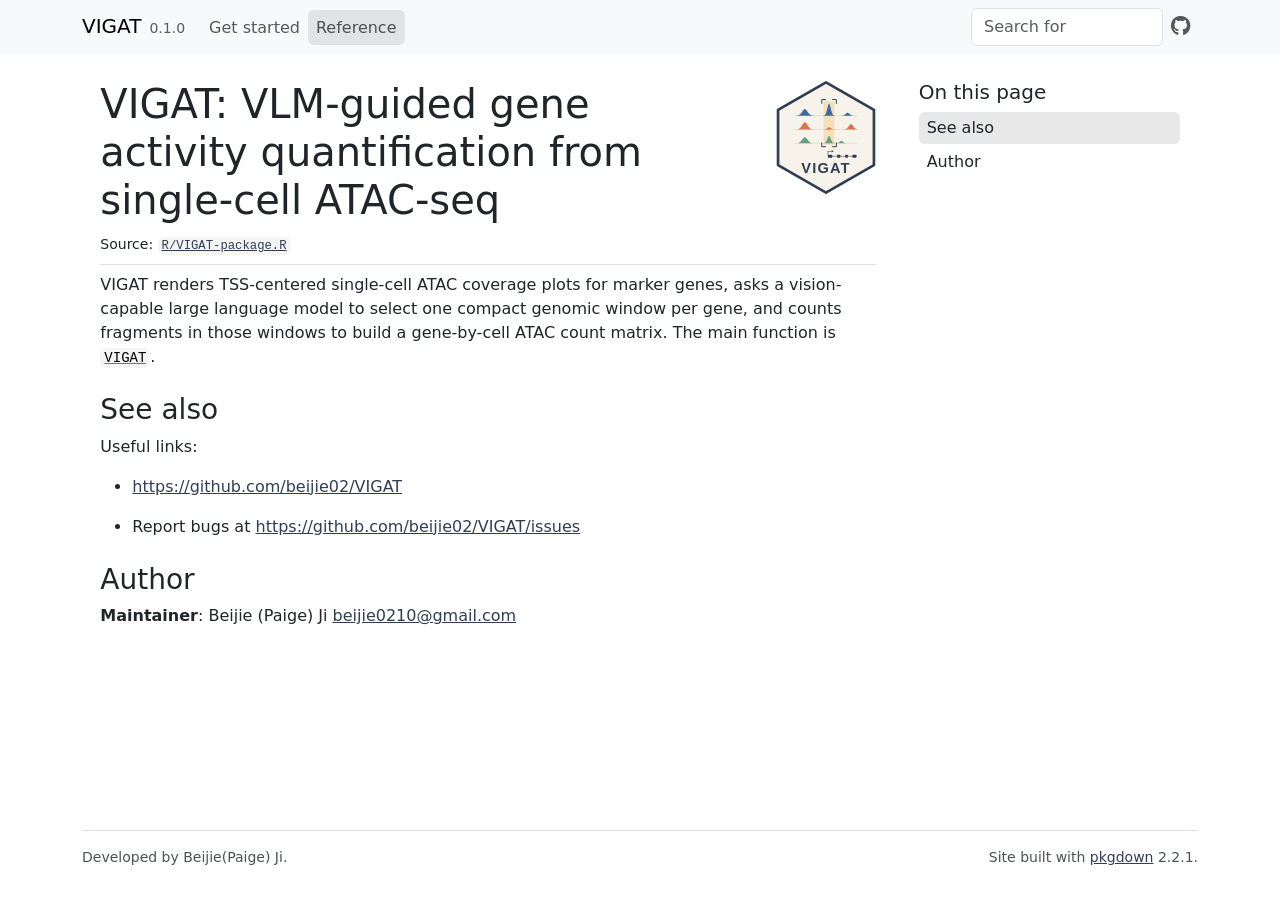
<file: docs/reference/VIGAT-package.html>
<!DOCTYPE html>
<!-- Generated by pkgdown: do not edit by hand --><html lang="en"><head><meta http-equiv="Content-Type" content="text/html; charset=UTF-8"><meta charset="utf-8"><meta http-equiv="X-UA-Compatible" content="IE=edge"><meta name="viewport" content="width=device-width, initial-scale=1, shrink-to-fit=no"><title>VIGAT: VLM-guided gene activity quantification from single-cell ATAC-seq — VIGAT-package • VIGAT</title><!-- favicons --><link rel="icon" type="image/png" sizes="96x96" href="../favicon-96x96.png"><link rel="icon" type="”image/svg+xml”" href="../favicon.svg"><link rel="apple-touch-icon" sizes="180x180" href="../apple-touch-icon.png"><link rel="icon" sizes="any" href="../favicon.ico"><link rel="manifest" href="../site.webmanifest"><script src="../deps/jquery-3.6.0/jquery-3.6.0.min.js"></script><meta name="viewport" content="width=device-width, initial-scale=1, shrink-to-fit=no"><link href="../deps/bootstrap-5.3.1/bootstrap.min.css" rel="stylesheet"><script src="../deps/bootstrap-5.3.1/bootstrap.bundle.min.js"></script><link href="../deps/font-awesome-6.5.2/css/all.min.css" rel="stylesheet"><link href="../deps/font-awesome-6.5.2/css/v4-shims.min.css" rel="stylesheet"><script src="../deps/headroom-0.11.0/headroom.min.js"></script><script src="../deps/headroom-0.11.0/jQuery.headroom.min.js"></script><script src="../deps/bootstrap-toc-1.0.1/bootstrap-toc.min.js"></script><script src="../deps/clipboard.js-2.0.11/clipboard.min.js"></script><script src="../deps/search-1.0.0/autocomplete.jquery.min.js"></script><script src="../deps/search-1.0.0/fuse.min.js"></script><script src="../deps/search-1.0.0/mark.min.js"></script><!-- pkgdown --><script src="../pkgdown.js"></script><meta property="og:title" content="VIGAT: VLM-guided gene activity quantification from single-cell ATAC-seq — VIGAT-package"><meta name="description" content="VIGAT renders TSS-centered single-cell ATAC coverage plots for marker
genes, asks a vision-capable large language model to select one compact
genomic window per gene, and counts fragments in those windows to build a
gene-by-cell ATAC count matrix. The main function is VIGAT."><meta property="og:description" content="VIGAT renders TSS-centered single-cell ATAC coverage plots for marker
genes, asks a vision-capable large language model to select one compact
genomic window per gene, and counts fragments in those windows to build a
gene-by-cell ATAC count matrix. The main function is VIGAT."><meta property="og:image" content="https://beijie02.github.io/VIGAT/logo.svg"></head><body>
    <a href="#main" class="visually-hidden-focusable">Skip to contents</a>


    <nav class="navbar navbar-expand-lg fixed-top bg-light" data-bs-theme="light" aria-label="Site navigation"><div class="container">

    <a class="navbar-brand me-2" href="../index.html">VIGAT</a>

    <small class="nav-text text-muted me-auto" data-bs-toggle="tooltip" data-bs-placement="bottom" title="">0.1.0</small>


    <button class="navbar-toggler" type="button" data-bs-toggle="collapse" data-bs-target="#navbar" aria-controls="navbar" aria-expanded="false" aria-label="Toggle navigation">
      <span class="navbar-toggler-icon"></span>
    </button>

    <div id="navbar" class="collapse navbar-collapse ms-3">
      <ul class="navbar-nav me-auto"><li class="nav-item"><a class="nav-link" href="../articles/VIGAT.html">Get started</a></li>
<li class="active nav-item"><a class="nav-link" href="../reference/index.html">Reference</a></li>
      </ul><ul class="navbar-nav"><li class="nav-item"><form class="form-inline" role="search">
 <input class="form-control" type="search" name="search-input" id="search-input" autocomplete="off" aria-label="Search site" placeholder="Search for" data-search-index="../search.json"></form></li>
<li class="nav-item"><a class="external-link nav-link" href="https://github.com/beijie02/VIGAT/" aria-label="GitHub"><span class="fa fab fa-github fa-lg"></span></a></li>
      </ul></div>


  </div>
</nav><div class="container template-reference-topic">
<div class="row">
  <main id="main" class="col-md-9"><div class="page-header">
      <img src="../logo.svg" class="logo" alt=""><h1>VIGAT: VLM-guided gene activity quantification from single-cell ATAC-seq</h1>
      <small class="dont-index">Source: <a href="https://github.com/beijie02/VIGAT/blob/HEAD/R/VIGAT-package.R" class="external-link"><code>R/VIGAT-package.R</code></a></small>
      <div class="d-none name"><code>VIGAT-package.Rd</code></div>
    </div>

    <div class="ref-description section level2">
    <p>VIGAT renders TSS-centered single-cell ATAC coverage plots for marker
genes, asks a vision-capable large language model to select one compact
genomic window per gene, and counts fragments in those windows to build a
gene-by-cell ATAC count matrix. The main function is <code><a href="VIGAT.html">VIGAT</a></code>.</p>
    </div>


    <div class="section level2">
    <h2 id="see-also">See also<a class="anchor" aria-label="anchor" href="#see-also"></a></h2>
    <div class="dont-index"><p>Useful links:</p><ul><li><p><a href="https://github.com/beijie02/VIGAT" class="external-link">https://github.com/beijie02/VIGAT</a></p></li>
<li><p>Report bugs at <a href="https://github.com/beijie02/VIGAT/issues" class="external-link">https://github.com/beijie02/VIGAT/issues</a></p></li>
</ul></div>
    </div>
    <div class="section level2">
    <h2 id="author">Author<a class="anchor" aria-label="anchor" href="#author"></a></h2>
    <p><strong>Maintainer</strong>: Beijie (Paige) Ji <a href="mailto:beijie0210@gmail.com">beijie0210@gmail.com</a></p>
    </div>

  </main><aside class="col-md-3"><nav id="toc" aria-label="Table of contents"><h2>On this page</h2>
    </nav></aside></div>


    <footer><div class="pkgdown-footer-left">
  <p>Developed by Beijie(Paige) Ji.</p>
</div>

<div class="pkgdown-footer-right">
  <p>Site built with <a href="https://pkgdown.r-lib.org/" class="external-link">pkgdown</a> 2.2.1.</p>
</div>

    </footer></div>





  </body></html>
</file>
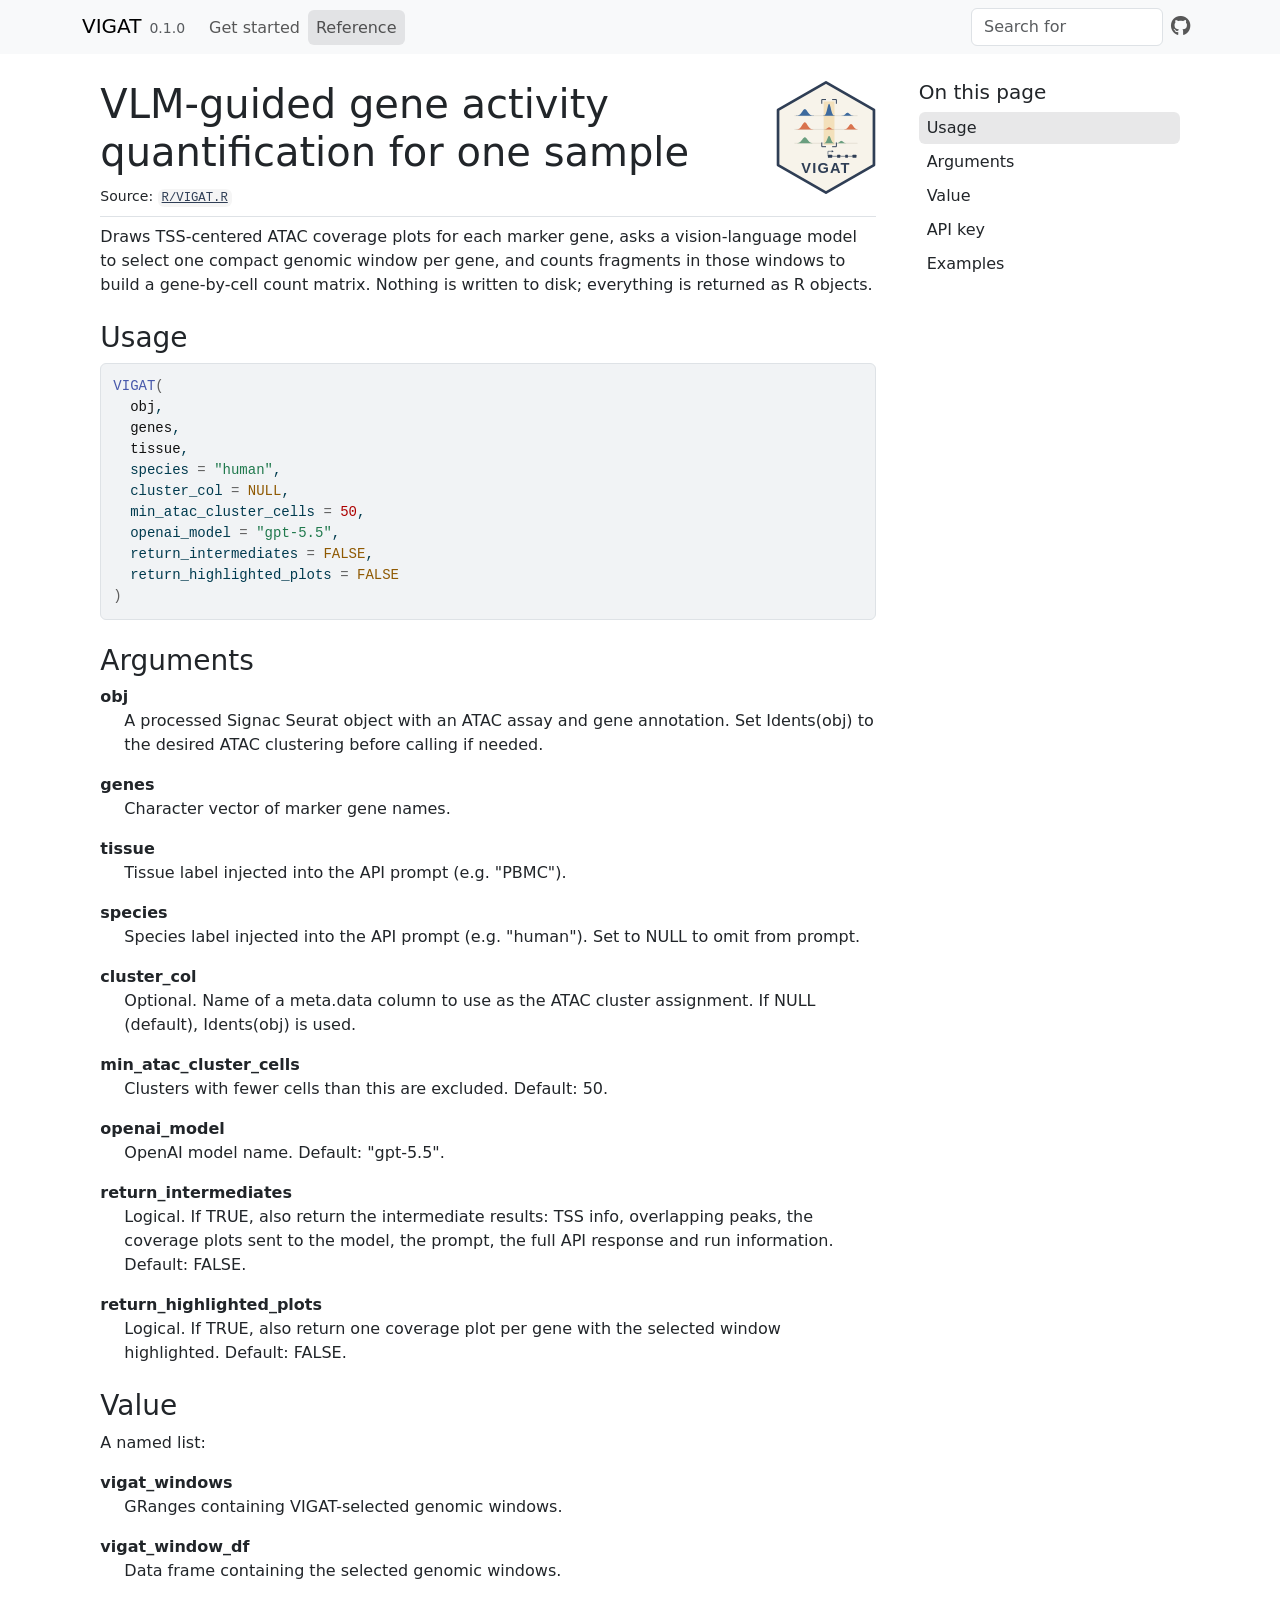
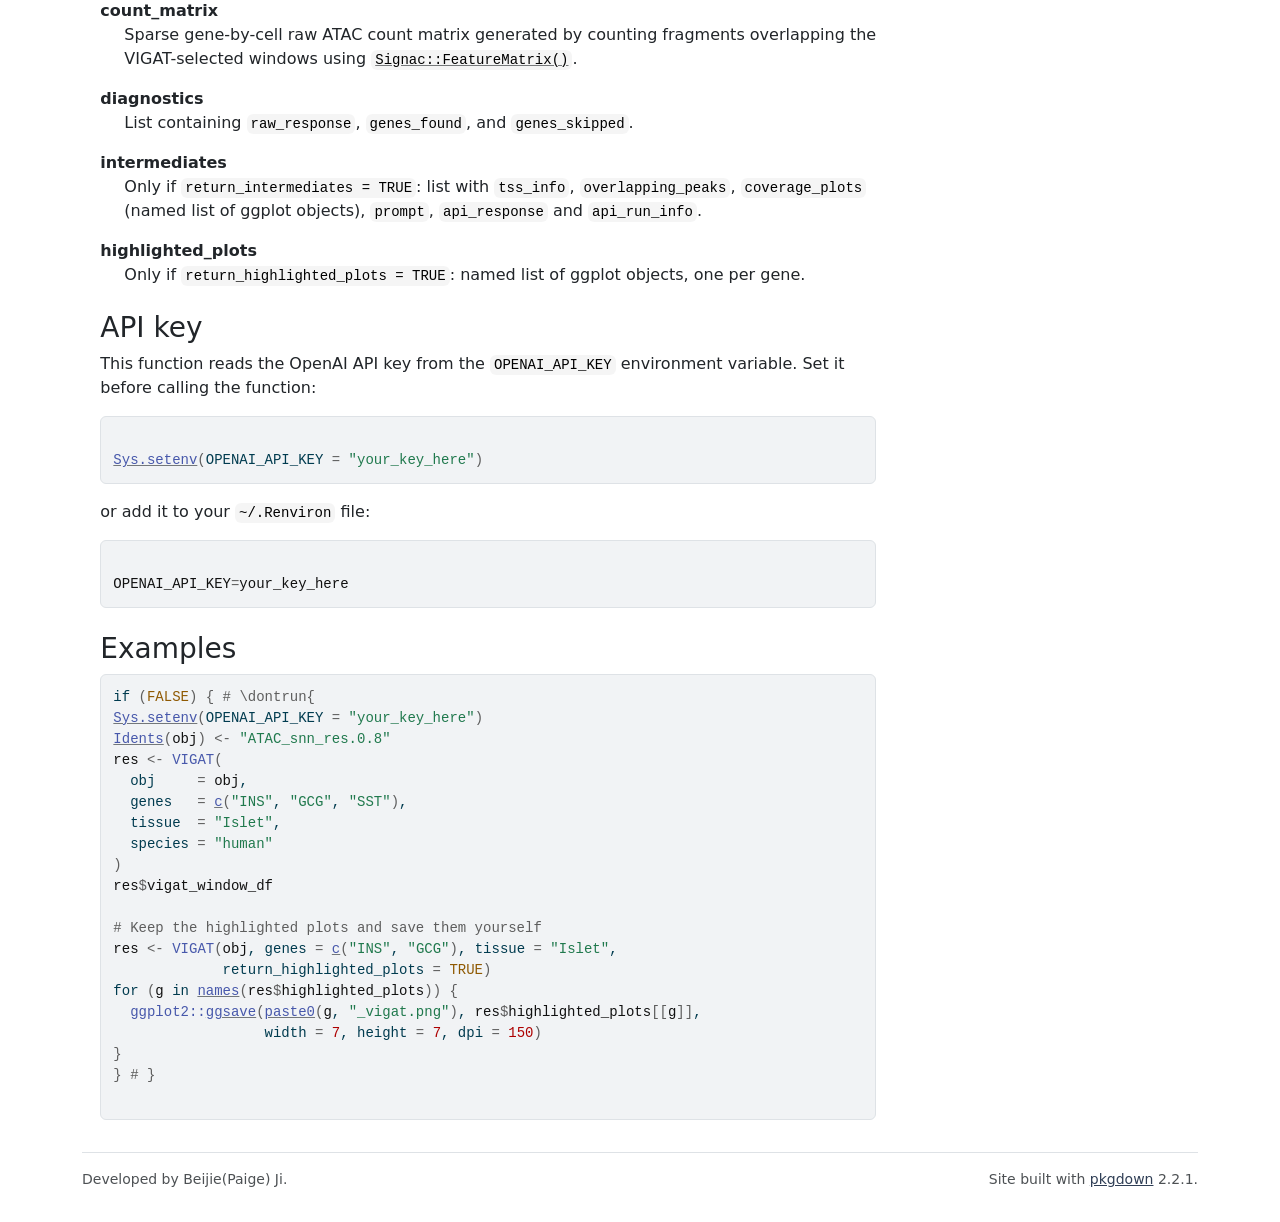
<file: docs/reference/VIGAT.html>
<!DOCTYPE html>
<!-- Generated by pkgdown: do not edit by hand --><html lang="en"><head><meta http-equiv="Content-Type" content="text/html; charset=UTF-8"><meta charset="utf-8"><meta http-equiv="X-UA-Compatible" content="IE=edge"><meta name="viewport" content="width=device-width, initial-scale=1, shrink-to-fit=no"><title>VLM-guided gene activity quantification for one sample — VIGAT • VIGAT</title><!-- favicons --><link rel="icon" type="image/png" sizes="96x96" href="../favicon-96x96.png"><link rel="icon" type="”image/svg+xml”" href="../favicon.svg"><link rel="apple-touch-icon" sizes="180x180" href="../apple-touch-icon.png"><link rel="icon" sizes="any" href="../favicon.ico"><link rel="manifest" href="../site.webmanifest"><script src="../deps/jquery-3.6.0/jquery-3.6.0.min.js"></script><meta name="viewport" content="width=device-width, initial-scale=1, shrink-to-fit=no"><link href="../deps/bootstrap-5.3.1/bootstrap.min.css" rel="stylesheet"><script src="../deps/bootstrap-5.3.1/bootstrap.bundle.min.js"></script><link href="../deps/font-awesome-6.5.2/css/all.min.css" rel="stylesheet"><link href="../deps/font-awesome-6.5.2/css/v4-shims.min.css" rel="stylesheet"><script src="../deps/headroom-0.11.0/headroom.min.js"></script><script src="../deps/headroom-0.11.0/jQuery.headroom.min.js"></script><script src="../deps/bootstrap-toc-1.0.1/bootstrap-toc.min.js"></script><script src="../deps/clipboard.js-2.0.11/clipboard.min.js"></script><script src="../deps/search-1.0.0/autocomplete.jquery.min.js"></script><script src="../deps/search-1.0.0/fuse.min.js"></script><script src="../deps/search-1.0.0/mark.min.js"></script><!-- pkgdown --><script src="../pkgdown.js"></script><meta property="og:title" content="VLM-guided gene activity quantification for one sample — VIGAT"><meta name="description" content="Draws TSS-centered ATAC coverage plots for each marker gene, asks a
vision-language model to select one compact genomic window per gene, and
counts fragments in those windows to build a gene-by-cell count matrix.
Nothing is written to disk; everything is returned as R objects."><meta property="og:description" content="Draws TSS-centered ATAC coverage plots for each marker gene, asks a
vision-language model to select one compact genomic window per gene, and
counts fragments in those windows to build a gene-by-cell count matrix.
Nothing is written to disk; everything is returned as R objects."><meta property="og:image" content="https://beijie02.github.io/VIGAT/logo.svg"></head><body>
    <a href="#main" class="visually-hidden-focusable">Skip to contents</a>


    <nav class="navbar navbar-expand-lg fixed-top bg-light" data-bs-theme="light" aria-label="Site navigation"><div class="container">

    <a class="navbar-brand me-2" href="../index.html">VIGAT</a>

    <small class="nav-text text-muted me-auto" data-bs-toggle="tooltip" data-bs-placement="bottom" title="">0.1.0</small>


    <button class="navbar-toggler" type="button" data-bs-toggle="collapse" data-bs-target="#navbar" aria-controls="navbar" aria-expanded="false" aria-label="Toggle navigation">
      <span class="navbar-toggler-icon"></span>
    </button>

    <div id="navbar" class="collapse navbar-collapse ms-3">
      <ul class="navbar-nav me-auto"><li class="nav-item"><a class="nav-link" href="../articles/VIGAT.html">Get started</a></li>
<li class="active nav-item"><a class="nav-link" href="../reference/index.html">Reference</a></li>
      </ul><ul class="navbar-nav"><li class="nav-item"><form class="form-inline" role="search">
 <input class="form-control" type="search" name="search-input" id="search-input" autocomplete="off" aria-label="Search site" placeholder="Search for" data-search-index="../search.json"></form></li>
<li class="nav-item"><a class="external-link nav-link" href="https://github.com/beijie02/VIGAT/" aria-label="GitHub"><span class="fa fab fa-github fa-lg"></span></a></li>
      </ul></div>


  </div>
</nav><div class="container template-reference-topic">
<div class="row">
  <main id="main" class="col-md-9"><div class="page-header">
      <img src="../logo.svg" class="logo" alt=""><h1>VLM-guided gene activity quantification for one sample</h1>
      <small class="dont-index">Source: <a href="https://github.com/beijie02/VIGAT/blob/HEAD/R/VIGAT.R" class="external-link"><code>R/VIGAT.R</code></a></small>
      <div class="d-none name"><code>VIGAT.Rd</code></div>
    </div>

    <div class="ref-description section level2">
    <p>Draws TSS-centered ATAC coverage plots for each marker gene, asks a
vision-language model to select one compact genomic window per gene, and
counts fragments in those windows to build a gene-by-cell count matrix.
Nothing is written to disk; everything is returned as R objects.</p>
    </div>

    <div class="section level2">
    <h2 id="ref-usage">Usage<a class="anchor" aria-label="anchor" href="#ref-usage"></a></h2>
    <div class="sourceCode"><pre class="sourceCode r"><code><span><span class="fu">VIGAT</span><span class="op">(</span></span>
<span>  <span class="va">obj</span>,</span>
<span>  <span class="va">genes</span>,</span>
<span>  <span class="va">tissue</span>,</span>
<span>  species <span class="op">=</span> <span class="st">"human"</span>,</span>
<span>  cluster_col <span class="op">=</span> <span class="cn">NULL</span>,</span>
<span>  min_atac_cluster_cells <span class="op">=</span> <span class="fl">50</span>,</span>
<span>  openai_model <span class="op">=</span> <span class="st">"gpt-5.5"</span>,</span>
<span>  return_intermediates <span class="op">=</span> <span class="cn">FALSE</span>,</span>
<span>  return_highlighted_plots <span class="op">=</span> <span class="cn">FALSE</span></span>
<span><span class="op">)</span></span></code></pre></div>
    </div>

    <div class="section level2">
    <h2 id="arguments">Arguments<a class="anchor" aria-label="anchor" href="#arguments"></a></h2>


<dl><dt id="arg-obj">obj<a class="anchor" aria-label="anchor" href="#arg-obj"></a></dt>
<dd><p>A processed Signac Seurat object with an ATAC assay
and gene annotation. Set Idents(obj) to the desired
ATAC clustering before calling if needed.</p></dd>


<dt id="arg-genes">genes<a class="anchor" aria-label="anchor" href="#arg-genes"></a></dt>
<dd><p>Character vector of marker gene names.</p></dd>


<dt id="arg-tissue">tissue<a class="anchor" aria-label="anchor" href="#arg-tissue"></a></dt>
<dd><p>Tissue label injected into the API prompt (e.g. "PBMC").</p></dd>


<dt id="arg-species">species<a class="anchor" aria-label="anchor" href="#arg-species"></a></dt>
<dd><p>Species label injected into the API prompt (e.g. "human").
Set to NULL to omit from prompt.</p></dd>


<dt id="arg-cluster-col">cluster_col<a class="anchor" aria-label="anchor" href="#arg-cluster-col"></a></dt>
<dd><p>Optional. Name of a meta.data column to use as the ATAC
cluster assignment. If NULL (default), Idents(obj) is used.</p></dd>


<dt id="arg-min-atac-cluster-cells">min_atac_cluster_cells<a class="anchor" aria-label="anchor" href="#arg-min-atac-cluster-cells"></a></dt>
<dd><p>Clusters with fewer cells than this are excluded.
Default: 50.</p></dd>


<dt id="arg-openai-model">openai_model<a class="anchor" aria-label="anchor" href="#arg-openai-model"></a></dt>
<dd><p>OpenAI model name. Default: "gpt-5.5".</p></dd>


<dt id="arg-return-intermediates">return_intermediates<a class="anchor" aria-label="anchor" href="#arg-return-intermediates"></a></dt>
<dd><p>Logical. If TRUE, also return the intermediate
results: TSS info, overlapping peaks, the coverage plots
sent to the model, the prompt, the full API response and
run information. Default: FALSE.</p></dd>


<dt id="arg-return-highlighted-plots">return_highlighted_plots<a class="anchor" aria-label="anchor" href="#arg-return-highlighted-plots"></a></dt>
<dd><p>Logical. If TRUE, also return one coverage
plot per gene with the selected window highlighted.
Default: FALSE.</p></dd>

</dl></div>
    <div class="section level2">
    <h2 id="value">Value<a class="anchor" aria-label="anchor" href="#value"></a></h2>
    <p>A named list:</p>
<dl><dt>vigat_windows</dt>
<dd><p>GRanges containing VIGAT-selected genomic windows.</p></dd>

  <dt>vigat_window_df</dt>
<dd><p>Data frame containing the selected genomic windows.</p></dd>

  <dt>count_matrix</dt>
<dd><p>Sparse gene-by-cell raw ATAC count matrix generated
    by counting fragments overlapping the VIGAT-selected windows using
    <code><a href="https://stuartlab.org/signac/reference/FeatureMatrix.html" class="external-link">Signac::FeatureMatrix()</a></code>.</p></dd>

  <dt>diagnostics</dt>
<dd><p>List containing <code>raw_response</code>,
    <code>genes_found</code>, and <code>genes_skipped</code>.</p></dd>

  <dt>intermediates</dt>
<dd><p>Only if <code>return_intermediates = TRUE</code>: list with
    <code>tss_info</code>, <code>overlapping_peaks</code>, <code>coverage_plots</code>
    (named list of ggplot objects), <code>prompt</code>, <code>api_response</code>
    and <code>api_run_info</code>.</p></dd>

  <dt>highlighted_plots</dt>
<dd><p>Only if <code>return_highlighted_plots = TRUE</code>:
    named list of ggplot objects, one per gene.</p></dd>

</dl></div>
    <div class="section level2">
    <h2 id="api-key">API key<a class="anchor" aria-label="anchor" href="#api-key"></a></h2>


<p>This function reads the OpenAI API key from the <code>OPENAI_API_KEY</code>
environment variable. Set it before calling the function:</p><div class="sourceCode"><pre><code><span></span>
<span><span class="fu"><a href="https://rdrr.io/r/base/Sys.setenv.html" class="external-link">Sys.setenv</a></span><span class="op">(</span>OPENAI_API_KEY <span class="op">=</span> <span class="st">"your_key_here"</span><span class="op">)</span></span></code></pre></div><p>or add it to your <code>~/.Renviron</code> file:</p><div class="sourceCode"><pre><code><span></span>
<span><span class="va">OPENAI_API_KEY</span><span class="op">=</span><span class="va">your_key_here</span></span></code></pre></div>

    </div>

    <div class="section level2">
    <h2 id="ref-examples">Examples<a class="anchor" aria-label="anchor" href="#ref-examples"></a></h2>
    <div class="sourceCode"><pre class="sourceCode r"><code><span class="r-in"><span><span class="kw">if</span> <span class="op">(</span><span class="cn">FALSE</span><span class="op">)</span> <span class="op">{</span> <span class="co"># \dontrun{</span></span></span>
<span class="r-in"><span><span class="fu"><a href="https://rdrr.io/r/base/Sys.setenv.html" class="external-link">Sys.setenv</a></span><span class="op">(</span>OPENAI_API_KEY <span class="op">=</span> <span class="st">"your_key_here"</span><span class="op">)</span></span></span>
<span class="r-in"><span><span class="fu"><a href="https://satijalab.github.io/seurat-object/reference/Idents.html" class="external-link">Idents</a></span><span class="op">(</span><span class="va">obj</span><span class="op">)</span> <span class="op">&lt;-</span> <span class="st">"ATAC_snn_res.0.8"</span></span></span>
<span class="r-in"><span><span class="va">res</span> <span class="op">&lt;-</span> <span class="fu">VIGAT</span><span class="op">(</span></span></span>
<span class="r-in"><span>  obj     <span class="op">=</span> <span class="va">obj</span>,</span></span>
<span class="r-in"><span>  genes   <span class="op">=</span> <span class="fu"><a href="https://rdrr.io/r/base/c.html" class="external-link">c</a></span><span class="op">(</span><span class="st">"INS"</span>, <span class="st">"GCG"</span>, <span class="st">"SST"</span><span class="op">)</span>,</span></span>
<span class="r-in"><span>  tissue  <span class="op">=</span> <span class="st">"Islet"</span>,</span></span>
<span class="r-in"><span>  species <span class="op">=</span> <span class="st">"human"</span></span></span>
<span class="r-in"><span><span class="op">)</span></span></span>
<span class="r-in"><span><span class="va">res</span><span class="op">$</span><span class="va">vigat_window_df</span></span></span>
<span class="r-in"><span></span></span>
<span class="r-in"><span><span class="co"># Keep the highlighted plots and save them yourself</span></span></span>
<span class="r-in"><span><span class="va">res</span> <span class="op">&lt;-</span> <span class="fu">VIGAT</span><span class="op">(</span><span class="va">obj</span>, genes <span class="op">=</span> <span class="fu"><a href="https://rdrr.io/r/base/c.html" class="external-link">c</a></span><span class="op">(</span><span class="st">"INS"</span>, <span class="st">"GCG"</span><span class="op">)</span>, tissue <span class="op">=</span> <span class="st">"Islet"</span>,</span></span>
<span class="r-in"><span>             return_highlighted_plots <span class="op">=</span> <span class="cn">TRUE</span><span class="op">)</span></span></span>
<span class="r-in"><span><span class="kw">for</span> <span class="op">(</span><span class="va">g</span> <span class="kw">in</span> <span class="fu"><a href="https://rdrr.io/r/base/names.html" class="external-link">names</a></span><span class="op">(</span><span class="va">res</span><span class="op">$</span><span class="va">highlighted_plots</span><span class="op">)</span><span class="op">)</span> <span class="op">{</span></span></span>
<span class="r-in"><span>  <span class="fu">ggplot2</span><span class="fu">::</span><span class="fu"><a href="https://ggplot2.tidyverse.org/reference/ggsave.html" class="external-link">ggsave</a></span><span class="op">(</span><span class="fu"><a href="https://rdrr.io/r/base/paste.html" class="external-link">paste0</a></span><span class="op">(</span><span class="va">g</span>, <span class="st">"_vigat.png"</span><span class="op">)</span>, <span class="va">res</span><span class="op">$</span><span class="va">highlighted_plots</span><span class="op">[[</span><span class="va">g</span><span class="op">]</span><span class="op">]</span>,</span></span>
<span class="r-in"><span>                  width <span class="op">=</span> <span class="fl">7</span>, height <span class="op">=</span> <span class="fl">7</span>, dpi <span class="op">=</span> <span class="fl">150</span><span class="op">)</span></span></span>
<span class="r-in"><span><span class="op">}</span></span></span>
<span class="r-in"><span><span class="op">}</span> <span class="co"># }</span></span></span>
<span class="r-in"><span></span></span>
</code></pre></div>
    </div>
  </main><aside class="col-md-3"><nav id="toc" aria-label="Table of contents"><h2>On this page</h2>
    </nav></aside></div>


    <footer><div class="pkgdown-footer-left">
  <p>Developed by Beijie(Paige) Ji.</p>
</div>

<div class="pkgdown-footer-right">
  <p>Site built with <a href="https://pkgdown.r-lib.org/" class="external-link">pkgdown</a> 2.2.1.</p>
</div>

    </footer></div>





  </body></html>
</file>
<file: docs/deps/font-awesome-6.5.2/css/v4-shims.min.css>
/*!
 * Font Awesome Free 6.5.2 by @fontawesome - https://fontawesome.com
 * License - https://fontawesome.com/license/free (Icons: CC BY 4.0, Fonts: SIL OFL 1.1, Code: MIT License)
 * Copyright 2024 Fonticons, Inc.
 */
.fa.fa-glass:before{content:"\f000"}.fa.fa-envelope-o{font-family:"Font Awesome 6 Free";font-weight:400}.fa.fa-envelope-o:before{content:"\f0e0"}.fa.fa-star-o{font-family:"Font Awesome 6 Free";font-weight:400}.fa.fa-star-o:before{content:"\f005"}.fa.fa-close:before,.fa.fa-remove:before{content:"\f00d"}.fa.fa-gear:before{content:"\f013"}.fa.fa-trash-o{font-family:"Font Awesome 6 Free";font-weight:400}.fa.fa-trash-o:before{content:"\f2ed"}.fa.fa-home:before{content:"\f015"}.fa.fa-file-o{font-family:"Font Awesome 6 Free";font-weight:400}.fa.fa-file-o:before{content:"\f15b"}.fa.fa-clock-o{font-family:"Font Awesome 6 Free";font-weight:400}.fa.fa-clock-o:before{content:"\f017"}.fa.fa-arrow-circle-o-down{font-family:"Font Awesome 6 Free";font-weight:400}.fa.fa-arrow-circle-o-down:before{content:"\f358"}.fa.fa-arrow-circle-o-up{font-family:"Font Awesome 6 Free";font-weight:400}.fa.fa-arrow-circle-o-up:before{content:"\f35b"}.fa.fa-play-circle-o{font-family:"Font Awesome 6 Free";font-weight:400}.fa.fa-play-circle-o:before{content:"\f144"}.fa.fa-repeat:before,.fa.fa-rotate-right:before{content:"\f01e"}.fa.fa-refresh:before{content:"\f021"}.fa.fa-list-alt{font-family:"Font Awesome 6 Free";font-weight:400}.fa.fa-list-alt:before{content:"\f022"}.fa.fa-dedent:before{content:"\f03b"}.fa.fa-video-camera:before{content:"\f03d"}.fa.fa-picture-o{font-family:"Font Awesome 6 Free";font-weight:400}.fa.fa-picture-o:before{content:"\f03e"}.fa.fa-photo{font-family:"Font Awesome 6 Free";font-weight:400}.fa.fa-photo:before{content:"\f03e"}.fa.fa-image{font-family:"Font Awesome 6 Free";font-weight:400}.fa.fa-image:before{content:"\f03e"}.fa.fa-map-marker:before{content:"\f3c5"}.fa.fa-pencil-square-o{font-family:"Font Awesome 6 Free";font-weight:400}.fa.fa-pencil-square-o:before{content:"\f044"}.fa.fa-edit{font-family:"Font Awesome 6 Free";font-weight:400}.fa.fa-edit:before{content:"\f044"}.fa.fa-share-square-o:before{content:"\f14d"}.fa.fa-check-square-o{font-family:"Font Awesome 6 Free";font-weight:400}.fa.fa-check-square-o:before{content:"\f14a"}.fa.fa-arrows:before{content:"\f0b2"}.fa.fa-times-circle-o{font-family:"Font Awesome 6 Free";font-weight:400}.fa.fa-times-circle-o:before{content:"\f057"}.fa.fa-check-circle-o{font-family:"Font Awesome 6 Free";font-weight:400}.fa.fa-check-circle-o:before{content:"\f058"}.fa.fa-mail-forward:before{content:"\f064"}.fa.fa-expand:before{content:"\f424"}.fa.fa-compress:before{content:"\f422"}.fa.fa-eye,.fa.fa-eye-slash{font-family:"Font Awesome 6 Free";font-weight:400}.fa.fa-warning:before{content:"\f071"}.fa.fa-calendar:before{content:"\f073"}.fa.fa-arrows-v:before{content:"\f338"}.fa.fa-arrows-h:before{content:"\f337"}.fa.fa-bar-chart-o:before,.fa.fa-bar-chart:before{content:"\e0e3"}.fa.fa-twitter-square{font-family:"Font Awesome 6 Brands";font-weight:400}.fa.fa-twitter-square:before{content:"\f081"}.fa.fa-facebook-square{font-family:"Font Awesome 6 Brands";font-weight:400}.fa.fa-facebook-square:before{content:"\f082"}.fa.fa-gears:before{content:"\f085"}.fa.fa-thumbs-o-up{font-family:"Font Awesome 6 Free";font-weight:400}.fa.fa-thumbs-o-up:before{content:"\f164"}.fa.fa-thumbs-o-down{font-family:"Font Awesome 6 Free";font-weight:400}.fa.fa-thumbs-o-down:before{content:"\f165"}.fa.fa-heart-o{font-family:"Font Awesome 6 Free";font-weight:400}.fa.fa-heart-o:before{content:"\f004"}.fa.fa-sign-out:before{content:"\f2f5"}.fa.fa-linkedin-square{font-family:"Font Awesome 6 Brands";font-weight:400}.fa.fa-linkedin-square:before{content:"\f08c"}.fa.fa-thumb-tack:before{content:"\f08d"}.fa.fa-external-link:before{content:"\f35d"}.fa.fa-sign-in:before{content:"\f2f6"}.fa.fa-github-square{font-family:"Font Awesome 6 Brands";font-weight:400}.fa.fa-github-square:before{content:"\f092"}.fa.fa-lemon-o{font-family:"Font Awesome 6 Free";font-weight:400}.fa.fa-lemon-o:before{content:"\f094"}.fa.fa-square-o{font-family:"Font Awesome 6 Free";font-weight:400}.fa.fa-square-o:before{content:"\f0c8"}.fa.fa-bookmark-o{font-family:"Font Awesome 6 Free";font-weight:400}.fa.fa-bookmark-o:before{content:"\f02e"}.fa.fa-facebook,.fa.fa-twitter{font-family:"Font Awesome 6 Brands";font-weight:400}.fa.fa-facebook:before{content:"\f39e"}.fa.fa-facebook-f{font-family:"Font Awesome 6 Brands";font-weight:400}.fa.fa-facebook-f:before{content:"\f39e"}.fa.fa-github{font-family:"Font Awesome 6 Brands";font-weight:400}.fa.fa-credit-card{font-family:"Font Awesome 6 Free";font-weight:400}.fa.fa-feed:before{content:"\f09e"}.fa.fa-hdd-o{font-family:"Font Awesome 6 Free";font-weight:400}.fa.fa-hdd-o:before{content:"\f0a0"}.fa.fa-hand-o-right{font-family:"Font Awesome 6 Free";font-weight:400}.fa.fa-hand-o-right:before{content:"\f0a4"}.fa.fa-hand-o-left{font-family:"Font Awesome 6 Free";font-weight:400}.fa.fa-hand-o-left:before{content:"\f0a5"}.fa.fa-hand-o-up{font-family:"Font Awesome 6 Free";font-weight:400}.fa.fa-hand-o-up:before{content:"\f0a6"}.fa.fa-hand-o-down{font-family:"Font Awesome 6 Free";font-weight:400}.fa.fa-hand-o-down:before{content:"\f0a7"}.fa.fa-globe:before{content:"\f57d"}.fa.fa-tasks:before{content:"\f828"}.fa.fa-arrows-alt:before{content:"\f31e"}.fa.fa-group:before{content:"\f0c0"}.fa.fa-chain:before{content:"\f0c1"}.fa.fa-cut:before{content:"\f0c4"}.fa.fa-files-o{font-family:"Font Awesome 6 Free";font-weight:400}.fa.fa-files-o:before{content:"\f0c5"}.fa.fa-floppy-o{font-family:"Font Awesome 6 Free";font-weight:400}.fa.fa-floppy-o:before{content:"\f0c7"}.fa.fa-save{font-family:"Font Awesome 6 Free";font-weight:400}.fa.fa-save:before{content:"\f0c7"}.fa.fa-navicon:before,.fa.fa-reorder:before{content:"\f0c9"}.fa.fa-magic:before{content:"\e2ca"}.fa.fa-pinterest,.fa.fa-pinterest-square{font-family:"Font Awesome 6 Brands";font-weight:400}.fa.fa-pinterest-square:before{content:"\f0d3"}.fa.fa-google-plus-square{font-family:"Font Awesome 6 Brands";font-weight:400}.fa.fa-google-plus-square:before{content:"\f0d4"}.fa.fa-google-plus{font-family:"Font Awesome 6 Brands";font-weight:400}.fa.fa-google-plus:before{content:"\f0d5"}.fa.fa-money:before{content:"\f3d1"}.fa.fa-unsorted:before{content:"\f0dc"}.fa.fa-sort-desc:before{content:"\f0dd"}.fa.fa-sort-asc:before{content:"\f0de"}.fa.fa-linkedin{font-family:"Font Awesome 6 Brands";font-weight:400}.fa.fa-linkedin:before{content:"\f0e1"}.fa.fa-rotate-left:before{content:"\f0e2"}.fa.fa-legal:before{content:"\f0e3"}.fa.fa-dashboard:before,.fa.fa-tachometer:before{content:"\f625"}.fa.fa-comment-o{font-family:"Font Awesome 6 Free";font-weight:400}.fa.fa-comment-o:before{content:"\f075"}.fa.fa-comments-o{font-family:"Font Awesome 6 Free";font-weight:400}.fa.fa-comments-o:before{content:"\f086"}.fa.fa-flash:before{content:"\f0e7"}.fa.fa-clipboard:before{content:"\f0ea"}.fa.fa-lightbulb-o{font-family:"Font Awesome 6 Free";font-weight:400}.fa.fa-lightbulb-o:before{content:"\f0eb"}.fa.fa-exchange:before{content:"\f362"}.fa.fa-cloud-download:before{content:"\f0ed"}.fa.fa-cloud-upload:before{content:"\f0ee"}.fa.fa-bell-o{font-family:"Font Awesome 6 Free";font-weight:400}.fa.fa-bell-o:before{content:"\f0f3"}.fa.fa-cutlery:before{content:"\f2e7"}.fa.fa-file-text-o{font-family:"Font Awesome 6 Free";font-weight:400}.fa.fa-file-text-o:before{content:"\f15c"}.fa.fa-building-o{font-family:"Font Awesome 6 Free";font-weight:400}.fa.fa-building-o:before{content:"\f1ad"}.fa.fa-hospital-o{font-family:"Font Awesome 6 Free";font-weight:400}.fa.fa-hospital-o:before{content:"\f0f8"}.fa.fa-tablet:before{content:"\f3fa"}.fa.fa-mobile-phone:before,.fa.fa-mobile:before{content:"\f3cd"}.fa.fa-circle-o{font-family:"Font Awesome 6 Free";font-weight:400}.fa.fa-circle-o:before{content:"\f111"}.fa.fa-mail-reply:before{content:"\f3e5"}.fa.fa-github-alt{font-family:"Font Awesome 6 Brands";font-weight:400}.fa.fa-folder-o{font-family:"Font Awesome 6 Free";font-weight:400}.fa.fa-folder-o:before{content:"\f07b"}.fa.fa-folder-open-o{font-family:"Font Awesome 6 Free";font-weight:400}.fa.fa-folder-open-o:before{content:"\f07c"}.fa.fa-smile-o{font-family:"Font Awesome 6 Free";font-weight:400}.fa.fa-smile-o:before{content:"\f118"}.fa.fa-frown-o{font-family:"Font Awesome 6 Free";font-weight:400}.fa.fa-frown-o:before{content:"\f119"}.fa.fa-meh-o{font-family:"Font Awesome 6 Free";font-weight:400}.fa.fa-meh-o:before{content:"\f11a"}.fa.fa-keyboard-o{font-family:"Font Awesome 6 Free";font-weight:400}.fa.fa-keyboard-o:before{content:"\f11c"}.fa.fa-flag-o{font-family:"Font Awesome 6 Free";font-weight:400}.fa.fa-flag-o:before{content:"\f024"}.fa.fa-mail-reply-all:before{content:"\f122"}.fa.fa-star-half-o{font-family:"Font Awesome 6 Free";font-weight:400}.fa.fa-star-half-o:before{content:"\f5c0"}.fa.fa-star-half-empty{font-family:"Font Awesome 6 Free";font-weight:400}.fa.fa-star-half-empty:before{content:"\f5c0"}.fa.fa-star-half-full{font-family:"Font Awesome 6 Free";font-weight:400}.fa.fa-star-half-full:before{content:"\f5c0"}.fa.fa-code-fork:before{content:"\f126"}.fa.fa-chain-broken:before,.fa.fa-unlink:before{content:"\f127"}.fa.fa-calendar-o{font-family:"Font Awesome 6 Free";font-weight:400}.fa.fa-calendar-o:before{content:"\f133"}.fa.fa-css3,.fa.fa-html5,.fa.fa-maxcdn{font-family:"Font Awesome 6 Brands";font-weight:400}.fa.fa-unlock-alt:before{content:"\f09c"}.fa.fa-minus-square-o{font-family:"Font Awesome 6 Free";font-weight:400}.fa.fa-minus-square-o:before{content:"\f146"}.fa.fa-level-up:before{content:"\f3bf"}.fa.fa-level-down:before{content:"\f3be"}.fa.fa-pencil-square:before{content:"\f14b"}.fa.fa-external-link-square:before{content:"\f360"}.fa.fa-compass{font-family:"Font Awesome 6 Free";font-weight:400}.fa.fa-caret-square-o-down{font-family:"Font Awesome 6 Free";font-weight:400}.fa.fa-caret-square-o-down:before{content:"\f150"}.fa.fa-toggle-down{font-family:"Font Awesome 6 Free";font-weight:400}.fa.fa-toggle-down:before{content:"\f150"}.fa.fa-caret-square-o-up{font-family:"Font Awesome 6 Free";font-weight:400}.fa.fa-caret-square-o-up:before{content:"\f151"}.fa.fa-toggle-up{font-family:"Font Awesome 6 Free";font-weight:400}.fa.fa-toggle-up:before{content:"\f151"}.fa.fa-caret-square-o-right{font-family:"Font Awesome 6 Free";font-weight:400}.fa.fa-caret-square-o-right:before{content:"\f152"}.fa.fa-toggle-right{font-family:"Font Awesome 6 Free";font-weight:400}.fa.fa-toggle-right:before{content:"\f152"}.fa.fa-eur:before,.fa.fa-euro:before{content:"\f153"}.fa.fa-gbp:before{content:"\f154"}.fa.fa-dollar:before,.fa.fa-usd:before{content:"\24"}.fa.fa-inr:before,.fa.fa-rupee:before{content:"\e1bc"}.fa.fa-cny:before,.fa.fa-jpy:before,.fa.fa-rmb:before,.fa.fa-yen:before{content:"\f157"}.fa.fa-rouble:before,.fa.fa-rub:before,.fa.fa-ruble:before{content:"\f158"}.fa.fa-krw:before,.fa.fa-won:before{content:"\f159"}.fa.fa-bitcoin,.fa.fa-btc{font-family:"Font Awesome 6 Brands";font-weight:400}.fa.fa-bitcoin:before{content:"\f15a"}.fa.fa-file-text:before{content:"\f15c"}.fa.fa-sort-alpha-asc:before{content:"\f15d"}.fa.fa-sort-alpha-desc:before{content:"\f881"}.fa.fa-sort-amount-asc:before{content:"\f884"}.fa.fa-sort-amount-desc:before{content:"\f160"}.fa.fa-sort-numeric-asc:before{content:"\f162"}.fa.fa-sort-numeric-desc:before{content:"\f886"}.fa.fa-youtube-square{font-family:"Font Awesome 6 Brands";font-weight:400}.fa.fa-youtube-square:before{content:"\f431"}.fa.fa-xing,.fa.fa-xing-square,.fa.fa-youtube{font-family:"Font Awesome 6 Brands";font-weight:400}.fa.fa-xing-square:before{content:"\f169"}.fa.fa-youtube-play{font-family:"Font Awesome 6 Brands";font-weight:400}.fa.fa-youtube-play:before{content:"\f167"}.fa.fa-adn,.fa.fa-bitbucket,.fa.fa-bitbucket-square,.fa.fa-dropbox,.fa.fa-flickr,.fa.fa-instagram,.fa.fa-stack-overflow{font-family:"Font Awesome 6 Brands";font-weight:400}.fa.fa-bitbucket-square:before{content:"\f171"}.fa.fa-tumblr,.fa.fa-tumblr-square{font-family:"Font Awesome 6 Brands";font-weight:400}.fa.fa-tumblr-square:before{content:"\f174"}.fa.fa-long-arrow-down:before{content:"\f309"}.fa.fa-long-arrow-up:before{content:"\f30c"}.fa.fa-long-arrow-left:before{content:"\f30a"}.fa.fa-long-arrow-right:before{content:"\f30b"}.fa.fa-android,.fa.fa-apple,.fa.fa-dribbble,.fa.fa-foursquare,.fa.fa-gittip,.fa.fa-gratipay,.fa.fa-linux,.fa.fa-skype,.fa.fa-trello,.fa.fa-windows{font-family:"Font Awesome 6 Brands";font-weight:400}.fa.fa-gittip:before{content:"\f184"}.fa.fa-sun-o{font-family:"Font Awesome 6 Free";font-weight:400}.fa.fa-sun-o:before{content:"\f185"}.fa.fa-moon-o{font-family:"Font Awesome 6 Free";font-weight:400}.fa.fa-moon-o:before{content:"\f186"}.fa.fa-pagelines,.fa.fa-renren,.fa.fa-stack-exchange,.fa.fa-vk,.fa.fa-weibo{font-family:"Font Awesome 6 Brands";font-weight:400}.fa.fa-arrow-circle-o-right{font-family:"Font Awesome 6 Free";font-weight:400}.fa.fa-arrow-circle-o-right:before{content:"\f35a"}.fa.fa-arrow-circle-o-left{font-family:"Font Awesome 6 Free";font-weight:400}.fa.fa-arrow-circle-o-left:before{content:"\f359"}.fa.fa-caret-square-o-left{font-family:"Font Awesome 6 Free";font-weight:400}.fa.fa-caret-square-o-left:before{content:"\f191"}.fa.fa-toggle-left{font-family:"Font Awesome 6 Free";font-weight:400}.fa.fa-toggle-left:before{content:"\f191"}.fa.fa-dot-circle-o{font-family:"Font Awesome 6 Free";font-weight:400}.fa.fa-dot-circle-o:before{content:"\f192"}.fa.fa-vimeo-square{font-family:"Font Awesome 6 Brands";font-weight:400}.fa.fa-vimeo-square:before{content:"\f194"}.fa.fa-try:before,.fa.fa-turkish-lira:before{content:"\e2bb"}.fa.fa-plus-square-o{font-family:"Font Awesome 6 Free";font-weight:400}.fa.fa-plus-square-o:before{content:"\f0fe"}.fa.fa-openid,.fa.fa-slack,.fa.fa-wordpress{font-family:"Font Awesome 6 Brands";font-weight:400}.fa.fa-bank:before,.fa.fa-institution:before{content:"\f19c"}.fa.fa-mortar-board:before{content:"\f19d"}.fa.fa-google,.fa.fa-reddit,.fa.fa-reddit-square,.fa.fa-yahoo{font-family:"Font Awesome 6 Brands";font-weight:400}.fa.fa-reddit-square:before{content:"\f1a2"}.fa.fa-behance,.fa.fa-behance-square,.fa.fa-delicious,.fa.fa-digg,.fa.fa-drupal,.fa.fa-joomla,.fa.fa-pied-piper-alt,.fa.fa-pied-piper-pp,.fa.fa-stumbleupon,.fa.fa-stumbleupon-circle{font-family:"Font Awesome 6 Brands";font-weight:400}.fa.fa-behance-square:before{content:"\f1b5"}.fa.fa-steam,.fa.fa-steam-square{font-family:"Font Awesome 6 Brands";font-weight:400}.fa.fa-steam-square:before{content:"\f1b7"}.fa.fa-automobile:before{content:"\f1b9"}.fa.fa-cab:before{content:"\f1ba"}.fa.fa-deviantart,.fa.fa-soundcloud,.fa.fa-spotify{font-family:"Font Awesome 6 Brands";font-weight:400}.fa.fa-file-pdf-o{font-family:"Font Awesome 6 Free";font-weight:400}.fa.fa-file-pdf-o:before{content:"\f1c1"}.fa.fa-file-word-o{font-family:"Font Awesome 6 Free";font-weight:400}.fa.fa-file-word-o:before{content:"\f1c2"}.fa.fa-file-excel-o{font-family:"Font Awesome 6 Free";font-weight:400}.fa.fa-file-excel-o:before{content:"\f1c3"}.fa.fa-file-powerpoint-o{font-family:"Font Awesome 6 Free";font-weight:400}.fa.fa-file-powerpoint-o:before{content:"\f1c4"}.fa.fa-file-image-o{font-family:"Font Awesome 6 Free";font-weight:400}.fa.fa-file-image-o:before{content:"\f1c5"}.fa.fa-file-photo-o{font-family:"Font Awesome 6 Free";font-weight:400}.fa.fa-file-photo-o:before{content:"\f1c5"}.fa.fa-file-picture-o{font-family:"Font Awesome 6 Free";font-weight:400}.fa.fa-file-picture-o:before{content:"\f1c5"}.fa.fa-file-archive-o{font-family:"Font Awesome 6 Free";font-weight:400}.fa.fa-file-archive-o:before{content:"\f1c6"}.fa.fa-file-zip-o{font-family:"Font Awesome 6 Free";font-weight:400}.fa.fa-file-zip-o:before{content:"\f1c6"}.fa.fa-file-audio-o{font-family:"Font Awesome 6 Free";font-weight:400}.fa.fa-file-audio-o:before{content:"\f1c7"}.fa.fa-file-sound-o{font-family:"Font Awesome 6 Free";font-weight:400}.fa.fa-file-sound-o:before{content:"\f1c7"}.fa.fa-file-video-o{font-family:"Font Awesome 6 Free";font-weight:400}.fa.fa-file-video-o:before{content:"\f1c8"}.fa.fa-file-movie-o{font-family:"Font Awesome 6 Free";font-weight:400}.fa.fa-file-movie-o:before{content:"\f1c8"}.fa.fa-file-code-o{font-family:"Font Awesome 6 Free";font-weight:400}.fa.fa-file-code-o:before{content:"\f1c9"}.fa.fa-codepen,.fa.fa-jsfiddle,.fa.fa-vine{font-family:"Font Awesome 6 Brands";font-weight:400}.fa.fa-life-bouy:before,.fa.fa-life-buoy:before,.fa.fa-life-saver:before,.fa.fa-support:before{content:"\f1cd"}.fa.fa-circle-o-notch:before{content:"\f1ce"}.fa.fa-ra,.fa.fa-rebel{font-family:"Font Awesome 6 Brands";font-weight:400}.fa.fa-ra:before{content:"\f1d0"}.fa.fa-resistance{font-family:"Font Awesome 6 Brands";font-weight:400}.fa.fa-resistance:before{content:"\f1d0"}.fa.fa-empire,.fa.fa-ge{font-family:"Font Awesome 6 Brands";font-weight:400}.fa.fa-ge:before{content:"\f1d1"}.fa.fa-git-square{font-family:"Font Awesome 6 Brands";font-weight:400}.fa.fa-git-square:before{content:"\f1d2"}.fa.fa-git,.fa.fa-hacker-news,.fa.fa-y-combinator-square{font-family:"Font Awesome 6 Brands";font-weight:400}.fa.fa-y-combinator-square:before{content:"\f1d4"}.fa.fa-yc-square{font-family:"Font Awesome 6 Brands";font-weight:400}.fa.fa-yc-square:before{content:"\f1d4"}.fa.fa-qq,.fa.fa-tencent-weibo,.fa.fa-wechat,.fa.fa-weixin{font-family:"Font Awesome 6 Brands";font-weight:400}.fa.fa-wechat:before{content:"\f1d7"}.fa.fa-send:before{content:"\f1d8"}.fa.fa-paper-plane-o{font-family:"Font Awesome 6 Free";font-weight:400}.fa.fa-paper-plane-o:before{content:"\f1d8"}.fa.fa-send-o{font-family:"Font Awesome 6 Free";font-weight:400}.fa.fa-send-o:before{content:"\f1d8"}.fa.fa-circle-thin{font-family:"Font Awesome 6 Free";font-weight:400}.fa.fa-circle-thin:before{content:"\f111"}.fa.fa-header:before{content:"\f1dc"}.fa.fa-futbol-o{font-family:"Font Awesome 6 Free";font-weight:400}.fa.fa-futbol-o:before{content:"\f1e3"}.fa.fa-soccer-ball-o{font-family:"Font Awesome 6 Free";font-weight:400}.fa.fa-soccer-ball-o:before{content:"\f1e3"}.fa.fa-slideshare,.fa.fa-twitch,.fa.fa-yelp{font-family:"Font Awesome 6 Brands";font-weight:400}.fa.fa-newspaper-o{font-family:"Font Awesome 6 Free";font-weight:400}.fa.fa-newspaper-o:before{content:"\f1ea"}.fa.fa-cc-amex,.fa.fa-cc-discover,.fa.fa-cc-mastercard,.fa.fa-cc-paypal,.fa.fa-cc-stripe,.fa.fa-cc-visa,.fa.fa-google-wallet,.fa.fa-paypal{font-family:"Font Awesome 6 Brands";font-weight:400}.fa.fa-bell-slash-o{font-family:"Font Awesome 6 Free";font-weight:400}.fa.fa-bell-slash-o:before{content:"\f1f6"}.fa.fa-trash:before{content:"\f2ed"}.fa.fa-copyright{font-family:"Font Awesome 6 Free";font-weight:400}.fa.fa-eyedropper:before{content:"\f1fb"}.fa.fa-area-chart:before{content:"\f1fe"}.fa.fa-pie-chart:before{content:"\f200"}.fa.fa-line-chart:before{content:"\f201"}.fa.fa-lastfm,.fa.fa-lastfm-square{font-family:"Font Awesome 6 Brands";font-weight:400}.fa.fa-lastfm-square:before{content:"\f203"}.fa.fa-angellist,.fa.fa-ioxhost{font-family:"Font Awesome 6 Brands";font-weight:400}.fa.fa-cc{font-family:"Font Awesome 6 Free";font-weight:400}.fa.fa-cc:before{content:"\f20a"}.fa.fa-ils:before,.fa.fa-shekel:before,.fa.fa-sheqel:before{content:"\f20b"}.fa.fa-buysellads,.fa.fa-connectdevelop,.fa.fa-dashcube,.fa.fa-forumbee,.fa.fa-leanpub,.fa.fa-sellsy,.fa.fa-shirtsinbulk,.fa.fa-simplybuilt,.fa.fa-skyatlas{font-family:"Font Awesome 6 Brands";font-weight:400}.fa.fa-diamond{font-family:"Font Awesome 6 Free";font-weight:400}.fa.fa-diamond:before{content:"\f3a5"}.fa.fa-intersex:before,.fa.fa-transgender:before{content:"\f224"}.fa.fa-transgender-alt:before{content:"\f225"}.fa.fa-facebook-official{font-family:"Font Awesome 6 Brands";font-weight:400}.fa.fa-facebook-official:before{content:"\f09a"}.fa.fa-pinterest-p,.fa.fa-whatsapp{font-family:"Font Awesome 6 Brands";font-weight:400}.fa.fa-hotel:before{content:"\f236"}.fa.fa-medium,.fa.fa-viacoin,.fa.fa-y-combinator,.fa.fa-yc{font-family:"Font Awesome 6 Brands";font-weight:400}.fa.fa-yc:before{content:"\f23b"}.fa.fa-expeditedssl,.fa.fa-opencart,.fa.fa-optin-monster{font-family:"Font Awesome 6 Brands";font-weight:400}.fa.fa-battery-4:before,.fa.fa-battery:before{content:"\f240"}.fa.fa-battery-3:before{content:"\f241"}.fa.fa-battery-2:before{content:"\f242"}.fa.fa-battery-1:before{content:"\f243"}.fa.fa-battery-0:before{content:"\f244"}.fa.fa-object-group,.fa.fa-object-ungroup,.fa.fa-sticky-note-o{font-family:"Font Awesome 6 Free";font-weight:400}.fa.fa-sticky-note-o:before{content:"\f249"}.fa.fa-cc-diners-club,.fa.fa-cc-jcb{font-family:"Font Awesome 6 Brands";font-weight:400}.fa.fa-clone{font-family:"Font Awesome 6 Free";font-weight:400}.fa.fa-hourglass-o:before{content:"\f254"}.fa.fa-hourglass-1:before{content:"\f251"}.fa.fa-hourglass-2:before{content:"\f252"}.fa.fa-hourglass-3:before{content:"\f253"}.fa.fa-hand-rock-o{font-family:"Font Awesome 6 Free";font-weight:400}.fa.fa-hand-rock-o:before{content:"\f255"}.fa.fa-hand-grab-o{font-family:"Font Awesome 6 Free";font-weight:400}.fa.fa-hand-grab-o:before{content:"\f255"}.fa.fa-hand-paper-o{font-family:"Font Awesome 6 Free";font-weight:400}.fa.fa-hand-paper-o:before{content:"\f256"}.fa.fa-hand-stop-o{font-family:"Font Awesome 6 Free";font-weight:400}.fa.fa-hand-stop-o:before{content:"\f256"}.fa.fa-hand-scissors-o{font-family:"Font Awesome 6 Free";font-weight:400}.fa.fa-hand-scissors-o:before{content:"\f257"}.fa.fa-hand-lizard-o{font-family:"Font Awesome 6 Free";font-weight:400}.fa.fa-hand-lizard-o:before{content:"\f258"}.fa.fa-hand-spock-o{font-family:"Font Awesome 6 Free";font-weight:400}.fa.fa-hand-spock-o:before{content:"\f259"}.fa.fa-hand-pointer-o{font-family:"Font Awesome 6 Free";font-weight:400}.fa.fa-hand-pointer-o:before{content:"\f25a"}.fa.fa-hand-peace-o{font-family:"Font Awesome 6 Free";font-weight:400}.fa.fa-hand-peace-o:before{content:"\f25b"}.fa.fa-registered{font-family:"Font Awesome 6 Free";font-weight:400}.fa.fa-creative-commons,.fa.fa-gg,.fa.fa-gg-circle,.fa.fa-odnoklassniki,.fa.fa-odnoklassniki-square{font-family:"Font Awesome 6 Brands";font-weight:400}.fa.fa-odnoklassniki-square:before{content:"\f264"}.fa.fa-chrome,.fa.fa-firefox,.fa.fa-get-pocket,.fa.fa-internet-explorer,.fa.fa-opera,.fa.fa-safari,.fa.fa-wikipedia-w{font-family:"Font Awesome 6 Brands";font-weight:400}.fa.fa-television:before{content:"\f26c"}.fa.fa-500px,.fa.fa-amazon,.fa.fa-contao{font-family:"Font Awesome 6 Brands";font-weight:400}.fa.fa-calendar-plus-o{font-family:"Font Awesome 6 Free";font-weight:400}.fa.fa-calendar-plus-o:before{content:"\f271"}.fa.fa-calendar-minus-o{font-family:"Font Awesome 6 Free";font-weight:400}.fa.fa-calendar-minus-o:before{content:"\f272"}.fa.fa-calendar-times-o{font-family:"Font Awesome 6 Free";font-weight:400}.fa.fa-calendar-times-o:before{content:"\f273"}.fa.fa-calendar-check-o{font-family:"Font Awesome 6 Free";font-weight:400}.fa.fa-calendar-check-o:before{content:"\f274"}.fa.fa-map-o{font-family:"Font Awesome 6 Free";font-weight:400}.fa.fa-map-o:before{content:"\f279"}.fa.fa-commenting:before{content:"\f4ad"}.fa.fa-commenting-o{font-family:"Font Awesome 6 Free";font-weight:400}.fa.fa-commenting-o:before{content:"\f4ad"}.fa.fa-houzz,.fa.fa-vimeo{font-family:"Font Awesome 6 Brands";font-weight:400}.fa.fa-vimeo:before{content:"\f27d"}.fa.fa-black-tie,.fa.fa-edge,.fa.fa-fonticons,.fa.fa-reddit-alien{font-family:"Font Awesome 6 Brands";font-weight:400}.fa.fa-credit-card-alt:before{content:"\f09d"}.fa.fa-codiepie,.fa.fa-fort-awesome,.fa.fa-mixcloud,.fa.fa-modx,.fa.fa-product-hunt,.fa.fa-scribd,.fa.fa-usb{font-family:"Font Awesome 6 Brands";font-weight:400}.fa.fa-pause-circle-o{font-family:"Font Awesome 6 Free";font-weight:400}.fa.fa-pause-circle-o:before{content:"\f28b"}.fa.fa-stop-circle-o{font-family:"Font Awesome 6 Free";font-weight:400}.fa.fa-stop-circle-o:before{content:"\f28d"}.fa.fa-bluetooth,.fa.fa-bluetooth-b,.fa.fa-envira,.fa.fa-gitlab,.fa.fa-wheelchair-alt,.fa.fa-wpbeginner,.fa.fa-wpforms{font-family:"Font Awesome 6 Brands";font-weight:400}.fa.fa-wheelchair-alt:before{content:"\f368"}.fa.fa-question-circle-o{font-family:"Font Awesome 6 Free";font-weight:400}.fa.fa-question-circle-o:before{content:"\f059"}.fa.fa-volume-control-phone:before{content:"\f2a0"}.fa.fa-asl-interpreting:before{content:"\f2a3"}.fa.fa-deafness:before,.fa.fa-hard-of-hearing:before{content:"\f2a4"}.fa.fa-glide,.fa.fa-glide-g{font-family:"Font Awesome 6 Brands";font-weight:400}.fa.fa-signing:before{content:"\f2a7"}.fa.fa-viadeo,.fa.fa-viadeo-square{font-family:"Font Awesome 6 Brands";font-weight:400}.fa.fa-viadeo-square:before{content:"\f2aa"}.fa.fa-snapchat,.fa.fa-snapchat-ghost{font-family:"Font Awesome 6 Brands";font-weight:400}.fa.fa-snapchat-ghost:before{content:"\f2ab"}.fa.fa-snapchat-square{font-family:"Font Awesome 6 Brands";font-weight:400}.fa.fa-snapchat-square:before{content:"\f2ad"}.fa.fa-first-order,.fa.fa-google-plus-official,.fa.fa-pied-piper,.fa.fa-themeisle,.fa.fa-yoast{font-family:"Font Awesome 6 Brands";font-weight:400}.fa.fa-google-plus-official:before{content:"\f2b3"}.fa.fa-google-plus-circle{font-family:"Font Awesome 6 Brands";font-weight:400}.fa.fa-google-plus-circle:before{content:"\f2b3"}.fa.fa-fa,.fa.fa-font-awesome{font-family:"Font Awesome 6 Brands";font-weight:400}.fa.fa-fa:before{content:"\f2b4"}.fa.fa-handshake-o{font-family:"Font Awesome 6 Free";font-weight:400}.fa.fa-handshake-o:before{content:"\f2b5"}.fa.fa-envelope-open-o{font-family:"Font Awesome 6 Free";font-weight:400}.fa.fa-envelope-open-o:before{content:"\f2b6"}.fa.fa-linode{font-family:"Font Awesome 6 Brands";font-weight:400}.fa.fa-address-book-o{font-family:"Font Awesome 6 Free";font-weight:400}.fa.fa-address-book-o:before{content:"\f2b9"}.fa.fa-vcard:before{content:"\f2bb"}.fa.fa-address-card-o{font-family:"Font Awesome 6 Free";font-weight:400}.fa.fa-address-card-o:before{content:"\f2bb"}.fa.fa-vcard-o{font-family:"Font Awesome 6 Free";font-weight:400}.fa.fa-vcard-o:before{content:"\f2bb"}.fa.fa-user-circle-o{font-family:"Font Awesome 6 Free";font-weight:400}.fa.fa-user-circle-o:before{content:"\f2bd"}.fa.fa-user-o{font-family:"Font Awesome 6 Free";font-weight:400}.fa.fa-user-o:before{content:"\f007"}.fa.fa-id-badge{font-family:"Font Awesome 6 Free";font-weight:400}.fa.fa-drivers-license:before{content:"\f2c2"}.fa.fa-id-card-o{font-family:"Font Awesome 6 Free";font-weight:400}.fa.fa-id-card-o:before{content:"\f2c2"}.fa.fa-drivers-license-o{font-family:"Font Awesome 6 Free";font-weight:400}.fa.fa-drivers-license-o:before{content:"\f2c2"}.fa.fa-free-code-camp,.fa.fa-quora,.fa.fa-telegram{font-family:"Font Awesome 6 Brands";font-weight:400}.fa.fa-thermometer-4:before,.fa.fa-thermometer:before{content:"\f2c7"}.fa.fa-thermometer-3:before{content:"\f2c8"}.fa.fa-thermometer-2:before{content:"\f2c9"}.fa.fa-thermometer-1:before{content:"\f2ca"}.fa.fa-thermometer-0:before{content:"\f2cb"}.fa.fa-bathtub:before,.fa.fa-s15:before{content:"\f2cd"}.fa.fa-window-maximize,.fa.fa-window-restore{font-family:"Font Awesome 6 Free";font-weight:400}.fa.fa-times-rectangle:before{content:"\f410"}.fa.fa-window-close-o{font-family:"Font Awesome 6 Free";font-weight:400}.fa.fa-window-close-o:before{content:"\f410"}.fa.fa-times-rectangle-o{font-family:"Font Awesome 6 Free";font-weight:400}.fa.fa-times-rectangle-o:before{content:"\f410"}.fa.fa-bandcamp,.fa.fa-eercast,.fa.fa-etsy,.fa.fa-grav,.fa.fa-imdb,.fa.fa-ravelry{font-family:"Font Awesome 6 Brands";font-weight:400}.fa.fa-eercast:before{content:"\f2da"}.fa.fa-snowflake-o{font-family:"Font Awesome 6 Free";font-weight:400}.fa.fa-snowflake-o:before{content:"\f2dc"}.fa.fa-meetup,.fa.fa-superpowers,.fa.fa-wpexplorer{font-family:"Font Awesome 6 Brands";font-weight:400}
</file>
